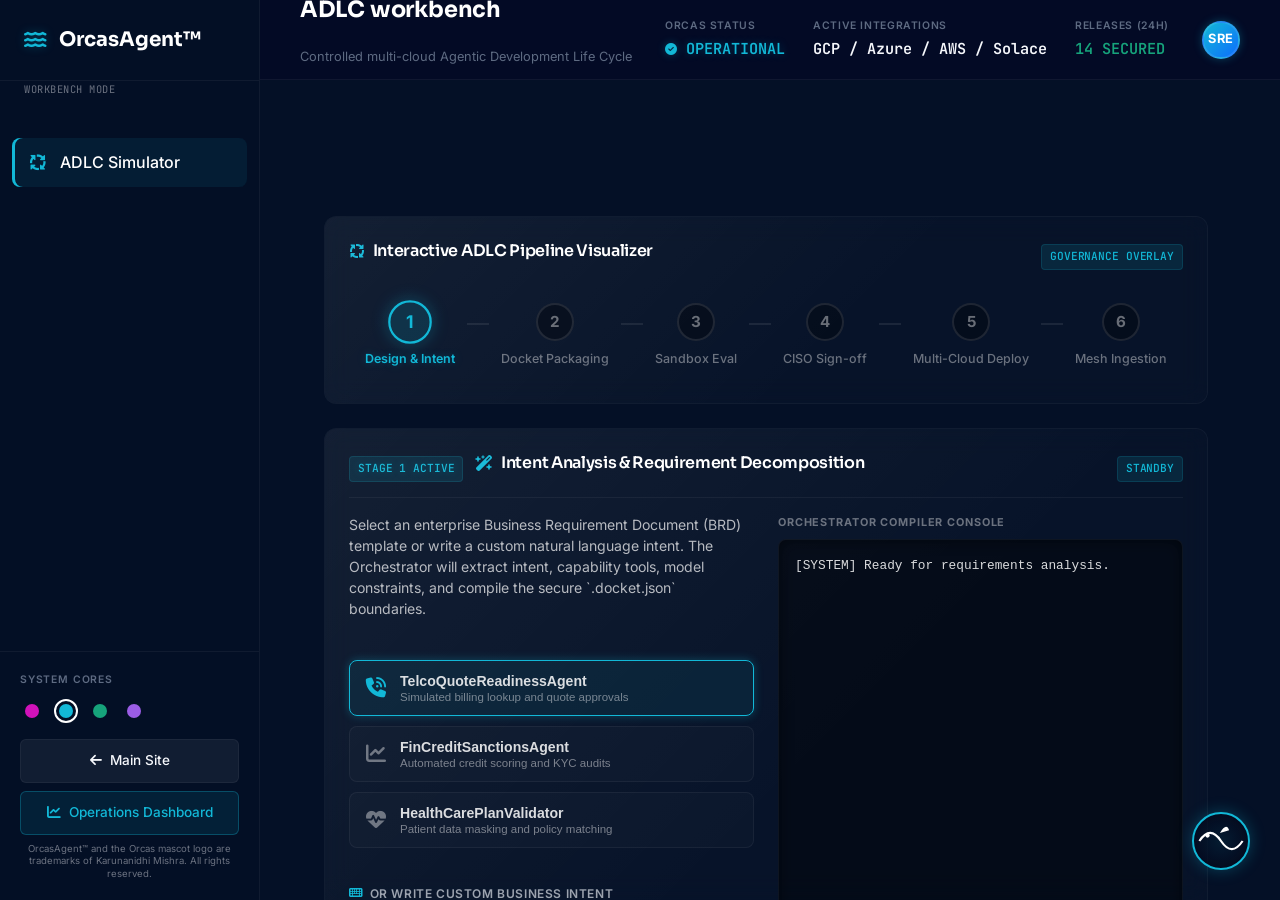
<file: adlc.html>
<!DOCTYPE html>
<html lang="en">
<head>
    <meta charset="UTF-8">
    <meta name="viewport" content="width=device-width, initial-scale=1.0">
    <title>OrcasAgent&trade; | ADLC Lifecycle Workbench</title>
    <meta name="description" content="ADLC Lifecycle Workbench governed by OrcasAgent&trade;">
    
    <script type="application/ld+json">
    {
      "@context": "https://schema.org",
      "@type": "Brand",
      "name": "OrcasAgent",
      "logo": "https://orcasagent.ai/logo/orcas-cute.svg",
      "slogan": "Governed enterprise agent operations from intent to outcome.",
      "brand": {
        "@type": "Brand",
        "name": "OrcasAgent"
      },
      "award": "Trademark claimed by Karunanidhi Mishra",
      "proprietaryName": "OrcasAgent",
      "owner": {
        "@type": "Person",
        "name": "Karunanidhi Mishra",
        "address": {
          "@type": "PostalAddress",
          "streetAddress": "1713 Pelha Dr",
          "addressLocality": "Aubrey",
          "addressRegion": "TX",
          "postalCode": "76227",
          "addressCountry": "US"
        }
      }
    }
    </script>
    <!-- Preconnect for Performance Optimization -->
    <link rel="preconnect" href="https://fonts.googleapis.com">
    <link rel="preconnect" href="https://fonts.gstatic.com" crossorigin>
    <link href="https://fonts.googleapis.com/css2?family=Inter:wght@300;400;500;600;700&family=JetBrains+Mono:wght@400;500;600&family=Sora:wght@400;500;600;700&display=swap" rel="stylesheet">
    
    <!-- Style Sheets -->
    <link rel="stylesheet" href="styles.css">
    <link rel="stylesheet" href="dashboard.css">
    
    <!-- FontAwesome Icons for Dashboard Navigation -->
    <link rel="stylesheet" href="https://cdnjs.cloudflare.com/ajax/libs/font-awesome/6.4.0/css/all.min.css">
</head>
<body class="dashboard-body theme-cyberpunk">
    
    <!-- Dashboard Layout Grid -->
    <div class="dashboard-layout">
        
        <!-- Sidebar overlay for mobile dismissal -->
        <div class="sidebar-overlay" id="sidebar-overlay"></div>
        
        <!-- Global Sidebar (Left) -->
        <nav class="dashboard-sidebar" id="dashboard-sidebar">
            <div class="sidebar-brand">
                <i class="fa-solid fa-water animate-pulse"></i>
                <span>OrcasAgent&trade;</span>
            </div>
            
            <div class="sidebar-context-label" style="padding: 0 1.5rem; font-size: 0.65rem; color: #6b7280; font-family: var(--font-mono); letter-spacing: 0.05em; margin-bottom: 1rem; text-transform: uppercase;">WORKBENCH MODE</div>

            <ul class="sidebar-nav">
                <li class="nav-item active" data-tab="adlc">
                    <i class="fa-solid fa-arrows-spin animate-spin-slow"></i>
                    <span>ADLC Simulator</span>
                </li>
            </ul>

            <div class="sidebar-footer">
                <div class="theme-selector-label">SYSTEM CORES</div>
                <div class="theme-selector">
                    <button class="theme-btn active" data-theme="theme-cyberpunk" title="Cyberpunk"><span style="background: #D112BA"></span></button>
                    <button class="theme-btn" data-theme="theme-azure" title="Azure"><span style="background: #12B8D7"></span></button>
                    <button class="theme-btn" data-theme="theme-emerald" title="Emerald"><span style="background: #16A37B"></span></button>
                    <button class="theme-btn" data-theme="theme-twilight" title="Twilight"><span style="background: #9B5DE5"></span></button>
                </div>
                <a href="index.html" class="btn-return" style="margin-bottom: 0.5rem;"><i class="fa-solid fa-arrow-left"></i> Main Site</a>
                <a href="dashboard.html" class="btn-return" style="margin-bottom: 0.5rem; background: rgba(18, 184, 215, 0.1); border-color: rgba(18, 184, 215, 0.3); color: var(--color-cyan-500) !important;"><i class="fa-solid fa-chart-line"></i> Operations Dashboard</a>
                <div style="font-size: 0.6rem; color: #6b7280; text-align: center; margin-top: 0.5rem; line-height: 1.3;">
                    OrcasAgent™ and the Orcas mascot logo are trademarks of Karunanidhi Mishra. All rights reserved.
                </div>
            </div>
        </nav>

        <!-- Main Content Area -->
        <main class="dashboard-main">
            
            <!-- Telemetry Header -->
            <header class="dashboard-header">
                <div class="header-left-group">
                    <!-- Hamburger toggle button for mobile/tablet drawer -->
                    <button class="sidebar-toggle" id="sidebar-toggle-btn" aria-label="Toggle Navigation Menu">
                        <i class="fa-solid fa-bars"></i>
                    </button>
                    
                    <div class="header-title">
                        <h1 id="active-tab-title">ADLC workbench</h1>
                        <p id="active-tab-desc">Controlled multi-cloud Agentic Development Life Cycle</p>
                    </div>
                </div>
                
                <div class="telemetry-ticker">
                    <div class="ticker-item">
                        <span class="ticker-label">ORCAS STATUS</span>
                        <span class="ticker-value text-glow-cyan" id="orcas-status-indicator"><i class="fa-solid fa-circle-check animate-pulse"></i> OPERATIONAL</span>
                    </div>
                    <div class="ticker-item hide-on-mobile">
                        <span class="ticker-label">ACTIVE INTEGRATIONS</span>
                        <span class="ticker-value">GCP / Azure / AWS / Solace</span>
                    </div>
                    <div class="ticker-item">
                        <span class="ticker-label">RELEASES (24H)</span>
                        <span class="ticker-value text-green" style="color: var(--color-green-500);">14 SECURED</span>
                    </div>
                </div>
                
                <div class="header-profile">
                    <div class="profile-avatar">SRE</div>
                </div>
            </header>

            <!-- Tab Contents Container -->
            <div class="dashboard-content-wrapper">
                
                <!-- Main Simulator Section -->
                <section id="tab-adlc" class="tab-pane active">
                    <div class="adlc-layout">
                        
                        <!-- Top: The Pipeline Progress Tracker -->
                        <div class="widget card-glass adlc-pipeline-widget" style="margin-bottom: 24px;">
                            <div class="widget-header">
                                <h3><i class="fa-solid fa-arrows-spin"></i> Interactive ADLC Pipeline Visualizer</h3>
                                <span class="badge">Governance overlay</span>
                            </div>
                            <div class="widget-body">
                                <div class="adlc-pipeline-visualizer">
                                    <div class="pipeline-step active" data-step="1">
                                        <div class="step-num-circle">1</div>
                                        <span class="step-title-text">Design & Intent</span>
                                    </div>
                                    <div class="pipeline-connector-line"></div>
                                    <div class="pipeline-step" data-step="2">
                                        <div class="step-num-circle">2</div>
                                        <span class="step-title-text">Docket Packaging</span>
                                    </div>
                                    <div class="pipeline-connector-line"></div>
                                    <div class="pipeline-step" data-step="3">
                                        <div class="step-num-circle">3</div>
                                        <span class="step-title-text">Sandbox Eval</span>
                                    </div>
                                    <div class="pipeline-connector-line"></div>
                                    <div class="pipeline-step" data-step="4">
                                        <div class="step-num-circle">4</div>
                                        <span class="step-title-text">CISO Sign-off</span>
                                    </div>
                                    <div class="pipeline-connector-line"></div>
                                    <div class="pipeline-step" data-step="5">
                                        <div class="step-num-circle">5</div>
                                        <span class="step-title-text">Multi-Cloud Deploy</span>
                                    </div>
                                    <div class="pipeline-connector-line"></div>
                                    <div class="pipeline-step" data-step="6">
                                        <div class="step-num-circle">6</div>
                                        <span class="step-title-text">Mesh Ingestion</span>
                                    </div>
                                </div>
                            </div>
                        </div>

                        <!-- Bottom: Interactive Panel Workspace -->
                        <div class="adlc-workspace-panel widget card-glass">
                            <div class="widget-header" style="border-bottom: 1px solid rgba(255,255,255,0.05); padding-bottom: 12px; margin-bottom: 16px;">
                                <div class="workspace-panel-title-group">
                                    <span class="badge text-glow-cyan" id="adlc-workspace-badge">STAGE 1 ACTIVE</span>
                                    <h3 id="adlc-workspace-title"><i class="fa-solid fa-wand-magic-sparkles"></i> Intent Analysis & Requirement Decomposition</h3>
                                </div>
                                <span class="badge" id="adlc-stage-status-indicator">STANDBY</span>
                            </div>
                            
                            <div class="widget-body adlc-workspace-content-body">
                                
                                <!-- Step 1 Panel -->
                                <div class="adlc-step-panel" id="adlc-panel-1">
                                    <div class="adlc-panel-grid">
                                        <div class="panel-left">
                                            <p class="panel-instructions">
                                                Select an enterprise Business Requirement Document (BRD) template or write a custom natural language intent. The Orchestrator will extract intent, capability tools, model constraints, and compile the secure `.docket.json` boundaries.
                                            </p>
                                            <div class="brd-template-selector">
                                                <button class="brd-btn active" data-brd="telco">
                                                    <i class="fa-solid fa-phone-volume"></i>
                                                    <div>
                                                        <span class="brd-name">TelcoQuoteReadinessAgent</span>
                                                        <span class="brd-desc">Simulated billing lookup and quote approvals</span>
                                                    </div>
                                                </button>
                                                <button class="brd-btn" data-brd="finance">
                                                    <i class="fa-solid fa-chart-line"></i>
                                                    <div>
                                                        <span class="brd-name">FinCreditSanctionsAgent</span>
                                                        <span class="brd-desc">Automated credit scoring and KYC audits</span>
                                                    </div>
                                                </button>
                                                <button class="brd-btn" data-brd="healthcare">
                                                    <i class="fa-solid fa-heart-pulse"></i>
                                                    <div>
                                                        <span class="brd-name">HealthCarePlanValidator</span>
                                                        <span class="brd-desc">Patient data masking and policy matching</span>
                                                    </div>
                                                </button>
                                            </div>
                                            
                                            <!-- Generative Intent Textarea -->
                                            <div class="custom-intent-container" style="margin-top: 1.25rem; margin-bottom: 1.25rem; display: flex; flex-direction: column; gap: 0.5rem;">
                                                <label style="font-family: var(--font-body); font-weight: 600; font-size: 0.75rem; color: #9ca3af; text-transform: uppercase; letter-spacing: 0.05em; display: flex; align-items: center; gap: 6px;">
                                                    <i class="fa-solid fa-keyboard" style="color: var(--color-cyan-500);"></i> Or Write Custom Business Intent
                                                </label>
                                                <textarea id="custom-intent-textarea" placeholder="e.g. Build an agent to parse MySQL database replication logs and dispatch Slack alerts on high sync lag..." style="width: 100%; min-height: 70px; padding: 0.6rem; border-radius: 6px; border: 1px solid rgba(255,255,255,0.1); font-family: var(--font-body); font-size: 0.85rem; background-color: rgba(0, 0, 0, 0.2); color: #fff; resize: none; transition: border-color var(--transition-fast); outline: none;" onfocus="this.style.borderColor='var(--color-cyan-500)'" onblur="this.style.borderColor='rgba(255,255,255,0.1)'"></textarea>
                                            </div>

                                            <button class="btn-primary adlc-action-btn" id="btn-adlc-analyze">
                                                <i class="fa-solid fa-gears animate-spin-slow"></i> Analyze Requirements
                                            </button>
                                        </div>
                                        <div class="panel-right">
                                            <span class="console-label">ORCHESTRATOR COMPILER CONSOLE</span>
                                            <div class="adlc-console" id="adlc-console-1">
                                                <span class="line text-muted">[SYSTEM] Ready for requirements analysis.</span>
                                            </div>
                                        </div>
                                    </div>
                                </div>

                                <!-- Step 2 Panel -->
                                <div class="adlc-step-panel hidden" id="adlc-panel-2">
                                    <div class="adlc-panel-grid">
                                        <div class="panel-left">
                                            <p class="panel-instructions">
                                                Inspect the generated declarative **`.docket.json`** manifest. This manifest defines strict runtime constraints, authorized LLMs, and least-privilege capability tools.
                                            </p>
                                            <div class="docket-structure-viewer">
                                                <div class="docket-field-item" title="Unique contract identifier">
                                                    <span class="f-key">"docket_id":</span>
                                                    <span class="f-val text-glow-cyan" id="docket-id-val">"DCK-TELCO-7105"</span>
                                                </div>
                                                <div class="docket-field-item" title="Assigned secure execution account">
                                                    <span class="f-key">"workload_identity":</span>
                                                    <span class="f-val" id="docket-sa-val">"sa-telco-readiness@nsam-prod.iam"</span>
                                                </div>
                                                <div class="docket-field-item" title="Immutable boundary definitions">
                                                    <span class="f-key">"least_privilege_tools":</span>
                                                    <span class="f-val" id="docket-tools-val">["sim_billing_lookup", "check_catalog_inventory"]</span>
                                                </div>
                                                <div class="docket-field-item" title="Model binding parameters">
                                                    <span class="f-key">"authorized_llm":</span>
                                                    <span class="f-val" id="docket-llm-val">"gemini-2.5-flash@enterprise"</span>
                                                </div>
                                                <div class="docket-field-item" title="Budget constraints">
                                                    <span class="f-key">"token_budget_limit":</span>
                                                    <span class="f-val">500000 / hour</span>
                                                </div>
                                            </div>
                                            <div class="docket-security-badge" style="margin-top: 16px;">
                                                <i class="fa-solid fa-lock text-glow-cyan"></i>
                                                <span>Boundary locked. Awaiting sandbox verification evidence.</span>
                                            </div>
                                            <button class="btn-primary adlc-action-btn" id="btn-adlc-goto-sandbox" style="margin-top: 16px;">
                                                <i class="fa-solid fa-arrow-right"></i> Proceed to Sandbox
                                            </button>
                                        </div>
                                        <div class="panel-right">
                                            <span class="console-label">RAW DOCKET PARSER</span>
                                            <div class="adlc-console code-syntax" id="adlc-docket-code-view">
                                                <!-- Hydrated dynamically -->
                                            </div>
                                        </div>
                                    </div>
                                </div>

                                <!-- Step 3 Panel -->
                                <div class="adlc-step-panel hidden" id="adlc-panel-3">
                                    <div class="adlc-panel-grid">
                                        <div class="panel-left">
                                            <p class="panel-instructions">
                                                Spin up the agent container inside a hermetically sealed, resource-bounded **Docker/gVisor sandbox**. Execute automated safety rubrics and regression smoke testing.
                                            </p>
                                            <div class="eval-metrics-group">
                                                <div class="eval-progress-bar-wrapper">
                                                    <span class="eval-progress-label">SAFETY & PROMPT INJECTION SHIELD</span>
                                                    <div class="eval-track"><div class="eval-fill" id="eval-fill-safety" style="width: 0%;"></div></div>
                                                </div>
                                                <div class="eval-progress-bar-wrapper">
                                                    <span class="eval-progress-label">FUNCTIONAL SMOKE LOOPS</span>
                                                    <div class="eval-track"><div class="eval-fill" id="eval-fill-smoke" style="width: 0%;"></div></div>
                                                </div>
                                                <div class="eval-progress-bar-wrapper">
                                                    <span class="eval-progress-label">LATENCY & PERFORMANCE COMPLIANCE</span>
                                                    <div class="eval-track"><div class="eval-fill" id="eval-fill-latency" style="width: 0%;"></div></div>
                                                </div>
                                            </div>
                                            
                                            <!-- Visual Container Simulator Widget -->
                                            <div class="visual-container-simulator" style="margin-top: 1.25rem; margin-bottom: 1.25rem; border: 1px solid rgba(255,255,255,0.08); border-radius: 8px; padding: 1rem; background: rgba(3, 14, 34, 0.4); display: flex; flex-direction: column; gap: 0.75rem;">
                                                <div style="display: flex; justify-content: space-between; align-items: center;">
                                                    <span class="mono" style="font-size: 0.72rem; color: var(--color-cyan-500); font-weight: bold; letter-spacing: 0.05em; display: flex; align-items: center; gap: 6px;">
                                                        <i class="fa-solid fa-cube animate-pulse"></i> gVisor Sandbox Container: <span id="sandbox-id-display">DCK-TELCO-7105</span>
                                                    </span>
                                                    <span class="badge" id="sandbox-status-indicator" style="font-size: 0.65rem; background: rgba(255,255,255,0.05);">IDLE</span>
                                                </div>
                                                
                                                <div class="sandbox-visual-grid" style="display: grid; grid-template-columns: 1fr 1fr; gap: 1.25rem; align-items: center;">
                                                    <!-- Left Column: Metrics -->
                                                    <div class="sandbox-stats-column" style="display: flex; flex-direction: column; gap: 0.4rem;">
                                                        <div class="stat-row" style="display: flex; justify-content: space-between; font-size: 0.75rem;">
                                                            <span class="text-muted">CPU load</span>
                                                            <span class="mono" id="sandbox-cpu-val" style="color: #6b7280;">0%</span>
                                                        </div>
                                                        <div class="stat-bar-track" style="height: 4px; background: rgba(255,255,255,0.05); border-radius: 2px; overflow: hidden;">
                                                            <div class="stat-bar-fill" id="sandbox-cpu-fill" style="width: 0%; height: 100%; background: var(--color-cyan-500); transition: width 0.3s ease;"></div>
                                                        </div>
                                                        
                                                        <div class="stat-row" style="display: flex; justify-content: space-between; font-size: 0.75rem;">
                                                            <span class="text-muted">Memory allocated</span>
                                                            <span class="mono" id="sandbox-mem-val" style="color: #6b7280;">0 MB</span>
                                                        </div>
                                                        <div class="stat-bar-track" style="height: 4px; background: rgba(255,255,255,0.05); border-radius: 2px; overflow: hidden;">
                                                            <div class="stat-bar-fill" id="sandbox-mem-fill" style="width: 0%; height: 100%; background: var(--color-cyan-500); transition: width 0.3s ease;"></div>
                                                        </div>
                                                        
                                                        <div class="stat-row" style="display: flex; justify-content: space-between; font-size: 0.75rem;">
                                                            <span class="text-muted">Network interface</span>
                                                            <span class="mono" id="sandbox-network-val" style="color: #6b7280; font-weight: bold;">STANDBY</span>
                                                        </div>
                                                    </div>
                                                    
                                                    <!-- Right Column: Visual Shield & Firewall -->
                                                    <div class="sandbox-animation-container" style="display: flex; flex-direction: column; justify-content: center; align-items: center; position: relative; height: 90px; border-left: 1px solid rgba(255,255,255,0.08); padding-left: 1rem;">
                                                        <div class="gvisor-shield-ring" id="gvisor-shield" style="width: 55px; height: 55px; border: 1.5px dashed rgba(255,255,255,0.15); border-radius: 50%; display: flex; justify-content: center; align-items: center; transition: all 0.5s ease;">
                                                            <i class="fa-solid fa-box" id="container-box-icon" style="font-size: 1.5rem; color: #4b5563; transition: all 0.5s ease;"></i>
                                                        </div>
                                                        <div id="sandbox-firewall-logs" class="mono" style="font-size: 0.55rem; color: #6b7280; margin-top: 6px; text-align: center; max-width: 100%; text-overflow: ellipsis; overflow: hidden; white-space: nowrap;">Awaiting container boot...</div>
                                                    </div>
                                                </div>
                                            </div>

                                            <button class="btn-primary adlc-action-btn" id="btn-adlc-eval">
                                                <i class="fa-solid fa-vial"></i> Launch Sandbox & Evals
                                            </button>
                                        </div>
                                        <div class="panel-right">
                                            <span class="console-label">SANDBOX EVALUATION TERMINAL LOGS</span>
                                            <div class="adlc-console" id="adlc-console-3">
                                                <span class="line text-muted">[SYSTEM] Sandbox idle. Awaiting test initiation.</span>
                                            </div>
                                        </div>
                                    </div>
                                </div>

                                <!-- Step 4 Panel -->
                                <div class="adlc-step-panel hidden" id="adlc-panel-4">
                                    <div class="adlc-panel-grid">
                                        <div class="panel-left">
                                            <p class="panel-instructions">
                                                Promote validated Sandbox Evidence to the **CISO Audit Desk**. Sign with your private key to cryptographically seal the `.docket.json` and generate the deployment wrapper.
                                            </p>
                                            <div class="signature-pad-container">
                                                <div class="sig-header-row">
                                                    <span>ECDSA SHA-256 SIGNATURE PAD</span>
                                                    <span class="badge text-glow-cyan">AUTHORIZED IDENTITY</span>
                                                </div>
                                                <input type="text" class="sig-input" id="adlc-signature-name" placeholder="Type name (e.g. Karunanidhi Mishra) to sign">
                                                <div class="sig-canvas-mock">
                                                    <div id="sig-wave-animation" class="wave-lines"></div>
                                                    <span class="sig-placeholder-text" id="sig-placeholder">Awaiting signature...</span>
                                                    <div class="sig-stamp hidden" id="sig-stamp-seal">
                                                        <i class="fa-solid fa-shield-check"></i> SEALS APPROVED
                                                    </div>
                                                </div>
                                            </div>
                                            
                                            <!-- ECDSA SECP256K1 Keypair display -->
                                            <div class="ecdsa-key-display" style="margin-top: 1rem; margin-bottom: 1rem; border: 1px solid rgba(255,255,255,0.08); border-radius: 6px; padding: 0.75rem; background: rgba(3, 14, 34, 0.4); display: flex; flex-direction: column; gap: 0.4rem; font-family: var(--font-mono); font-size: 0.7rem;">
                                                <div style="display: flex; justify-content: space-between; align-items: center; color: var(--color-cyan-500); font-weight: bold; font-size: 0.65rem; text-transform: uppercase; letter-spacing: 0.05em;">
                                                    <span><i class="fa-solid fa-key"></i> SECP256K1 Keypair Desk</span>
                                                    <span id="keypair-status" style="color: #6b7280;">UNGENERATED</span>
                                                </div>
                                                <div style="display: flex; flex-direction: column; gap: 0.25rem; color: rgba(255,255,255,0.7); line-height: 1.4;">
                                                    <div><span style="color: #6b7280;">[PUB_KEY]</span> <span id="pub-key-hash" style="word-break: break-all; color: var(--color-cyan-500);">0x0000000000000000000000000000000000000000000000000000000000000000...</span></div>
                                                    <div><span style="color: #6b7280;">[PRIV_KEY]</span> <span id="priv-key-hash" style="color: rgba(255,255,255,0.25); filter: blur(3px); transition: filter 0.3s; word-break: break-all;" onmouseenter="this.style.filter='none'" onmouseleave="this.style.filter='blur(3px)'">0x0000000000000000000000000000000000000000000000000000000000000000</span></div>
                                                </div>
                                            </div>

                                            <button class="btn-primary adlc-action-btn" id="btn-adlc-sign" disabled>
                                                <i class="fa-solid fa-signature"></i> CISO Authorize & Seal
                                            </button>
                                        </div>
                                        <div class="panel-right">
                                            <span class="console-label">LEDGER AUDIT LOGS</span>
                                            <div class="adlc-console" id="adlc-console-4">
                                                <span class="line text-muted">[SYSTEM] Awaiting signature. Audit trail initialized.</span>
                                            </div>
                                        </div>
                                    </div>
                                </div>

                                <!-- Step 5 Panel -->
                                <div class="adlc-step-panel hidden" id="adlc-panel-5">
                                    <div class="adlc-panel-grid">
                                        <div class="panel-left">
                                            <p class="panel-instructions">
                                                Consume your existing enterprise Infrastructure-as-Code (IaC) and cloud setups. Select your target cloud provider to compile pre-approved Terraform variables or Helm value charts.
                                            </p>
                                            <div class="cloud-provider-grid">
                                                <button class="cloud-btn active" data-cloud="gcp">
                                                    <i class="fa-brands fa-google"></i>
                                                    <span>Google Cloud (GKE)</span>
                                                </button>
                                                <button class="cloud-btn" data-cloud="azure">
                                                    <i class="fa-brands fa-microsoft" style="color: #00A4EF"></i>
                                                    <span>Azure (AKS)</span>
                                                </button>
                                                <button class="cloud-btn" data-cloud="aws">
                                                    <i class="fa-brands fa-aws" style="color: #FF9900"></i>
                                                    <span>AWS (EKS Fargate)</span>
                                                </button>
                                                <button class="cloud-btn" data-cloud="hybrid">
                                                    <i class="fa-solid fa-network-wired"></i>
                                                    <span>Hybrid (Rancher)</span>
                                                </button>
                                            </div>
                                            <div class="cloud-integration-notes" id="cloud-integration-summary">
                                                <!-- Populated dynamically -->
                                            </div>

                                            <!-- SVG Cloud Topology Blueprint -->
                                            <div class="cloud-topology-blueprint" style="margin-top: 1rem; margin-bottom: 1rem; border: 1px solid rgba(255,255,255,0.08); border-radius: 8px; padding: 1rem; background: rgba(3, 14, 34, 0.4); display: flex; flex-direction: column; gap: 0.5rem;">
                                                <div style="font-family: var(--font-body); font-weight: bold; font-size: 0.75rem; color: #9ca3af; text-transform: uppercase; letter-spacing: 0.05em; display: flex; align-items: center; gap: 6px;">
                                                    <i class="fa-solid fa-network-wired" style="color: var(--color-cyan-500);"></i> Live Topology Blueprint Mapper
                                                </div>
                                                <div style="width: 100%; height: 95px; position: relative;">
                                                    <svg id="topology-svg" width="100%" height="100%" viewBox="0 0 400 100" style="overflow: visible;">
                                                        <!-- Paths with dash arrays for glowing traversal -->
                                                        <path id="svg-flow-path" d="M 40 50 L 150 50 L 260 50 L 360 50" fill="none" stroke="rgba(255, 255, 255, 0.08)" stroke-width="3" />
                                                        <path id="svg-flow-path-glowing" d="M 40 50 L 150 50 L 260 50 L 360 50" fill="none" stroke="var(--color-primary)" stroke-width="3" stroke-dasharray="15, 120" stroke-dashoffset="0" style="display: none;" />
                                                        
                                                        <!-- Node 1: Compiler -->
                                                        <g transform="translate(40, 50)">
                                                            <circle cx="0" cy="0" r="18" fill="#0d1527" stroke="rgba(255,255,255,0.15)" stroke-width="2" id="node-compiler" />
                                                            <foreignObject x="-8" y="-8" width="16" height="16">
                                                                <div style="display: flex; justify-content: center; align-items: center; width: 100%; height: 100%; color: #9ca3af;">
                                                                    <i class="fa-solid fa-gears" style="font-size: 10px;"></i>
                                                                </div>
                                                            </foreignObject>
                                                            <text x="0" y="32" text-anchor="middle" fill="#9ca3af" font-size="8" font-family="var(--font-body)">COMPILER</text>
                                                        </g>
                                                        
                                                        <!-- Node 2: Registry -->
                                                        <g transform="translate(150, 50)">
                                                            <circle cx="0" cy="0" r="18" fill="#0d1527" stroke="rgba(255,255,255,0.15)" stroke-width="2" id="node-registry" />
                                                            <foreignObject x="-8" y="-8" width="16" height="16">
                                                                <div style="display: flex; justify-content: center; align-items: center; width: 100%; height: 100%; color: #9ca3af;">
                                                                    <i class="fa-solid fa-database" style="font-size: 10px;"></i>
                                                                </div>
                                                            </foreignObject>
                                                            <text x="0" y="32" text-anchor="middle" fill="#9ca3af" font-size="8" font-family="var(--font-body)">REGISTRY</text>
                                                        </g>
                                                        
                                                        <!-- Node 3: Target Cloud -->
                                                        <g transform="translate(260, 50)">
                                                            <circle cx="0" cy="0" r="18" fill="#0d1527" stroke="rgba(255,255,255,0.15)" stroke-width="2" id="node-target-cloud" />
                                                            <foreignObject x="-8" y="-8" width="16" height="16">
                                                                <div id="target-cloud-icon-div" style="display: flex; justify-content: center; align-items: center; width: 100%; height: 100%; color: #9ca3af;">
                                                                    <i id="target-cloud-icon" class="fa-brands fa-google" style="font-size: 11px;"></i>
                                                                </div>
                                                            </foreignObject>
                                                            <text x="0" y="32" text-anchor="middle" id="target-cloud-label" fill="#9ca3af" font-size="8" font-family="var(--font-body)">GCP GKE</text>
                                                        </g>

                                                        <!-- Node 4: Solace Broker -->
                                                        <g transform="translate(360, 50)">
                                                            <circle cx="0" cy="0" r="14" fill="#0d1527" stroke="rgba(255,255,255,0.15)" stroke-width="1.5" id="node-solace" />
                                                            <foreignObject x="-7" y="-7" width="14" height="14">
                                                                <div style="display: flex; justify-content: center; align-items: center; width: 100%; height: 100%; color: #9ca3af;">
                                                                    <i class="fa-solid fa-circle-nodes" style="font-size: 8px;"></i>
                                                                </div>
                                                            </foreignObject>
                                                            <text x="0" y="28" text-anchor="middle" fill="#9ca3af" font-size="8" font-family="var(--font-body)">SOLACE</text>
                                                        </g>
                                                    </svg>
                                                </div>
                                            </div>

                                            <button class="btn-primary adlc-action-btn" id="btn-adlc-deploy">
                                                <i class="fa-solid fa-cloud-arrow-up"></i> Generate IaC & Promote
                                            </button>
                                        </div>
                                        <div class="panel-right">
                                            <span class="console-label" id="iac-viewer-label">GENERATED IaC METADATA (agent.tfvars.json)</span>
                                            <div class="adlc-console code-syntax" id="adlc-iac-code-view">
                                                <!-- Hydrated dynamically -->
                                            </div>
                                        </div>
                                    </div>
                                </div>

                                <!-- Step 6 Panel -->
                                <div class="adlc-step-panel hidden" id="adlc-panel-6">
                                    <div class="adlc-panel-grid" style="grid-template-columns: 1fr;">
                                        <div class="mesh-sync-wrapper">
                                            <div class="mesh-sync-radar">
                                                <div class="radar-ping"></div>
                                                <div class="radar-ring"></div>
                                                <div class="radar-ring delay-1"></div>
                                                <div class="radar-ring delay-2"></div>
                                                <i class="fa-solid fa-arrows-spin radar-icon animate-spin-slow"></i>
                                            </div>
                                            <h4 class="mesh-sync-title">Attestation & Mesh Synchronization Active</h4>
                                            <p class="panel-instructions" style="text-align: center; max-width: 450px; margin: 12px auto 0;">
                                                Your agent is emitting active cryptographic heartbeats. The NSAM Event Broker (Solace) has validated the signature, registered the capability cards in `webui_gateway.db`, and synchronized the live Mesh Window Topology!
                                            </p>
                                        </div>

                                        <!-- Live Solace Mesh Event Ticker -->
                                        <div class="live-mesh-event-ticker" style="margin-top: 1.5rem; margin-bottom: 1rem; border: 1px solid rgba(255,255,255,0.08); border-radius: 8px; padding: 1rem; background: rgba(3, 14, 34, 0.4); display: flex; flex-direction: column; gap: 0.5rem; font-family: var(--font-mono); font-size: 0.72rem;">
                                            <div style="display: flex; justify-content: space-between; align-items: center; color: var(--color-cyan-500); font-weight: bold; font-size: 0.7rem; text-transform: uppercase; letter-spacing: 0.05em; border-bottom: 1px solid rgba(255,255,255,0.05); padding-bottom: 6px; margin-bottom: 4px;">
                                                <span><i class="fa-solid fa-signal animate-pulse" style="color: var(--color-primary);"></i> Live Solace Mesh Event Stream</span>
                                                <span id="mesh-broker-rate" style="color: #6b7280; font-size: 0.65rem;">Topic: nsam/deployment/telemetry</span>
                                            </div>
                                            <div id="mesh-event-ticker-stream" style="display: flex; flex-direction: column; gap: 0.35rem; max-height: 110px; overflow-y: auto; padding-right: 4px; line-height: 1.3;">
                                                <span class="line text-muted" style="color: #6b7280; font-style: italic;">Awaiting mesh handshake attestation...</span>
                                            </div>
                                        </div>

                                        <div class="widget-body" style="padding: 0; margin-top: 1rem;">
                                            <span class="console-label">SOLACE EVENT BROKER REGISTRY LOGS</span>
                                            <div class="adlc-console" id="adlc-console-6" style="max-height: 140px;">
                                                <span class="line text-muted">[SYSTEM] Listening on topic: "nsam/deployment/registry"</span>
                                            </div>
                                        </div>
                                        <button class="btn-primary adlc-action-btn" id="btn-adlc-complete" style="margin: 24px auto 0; max-width: 250px;">
                                            <i class="fa-solid fa-circle-check"></i> Complete ADLC Release
                                        </button>
                                    </div>
                                </div>

                            </div>
                        </div>

                    </div>
                </section>

            </div>
        </main>
        
        <!-- SRE Orca Guidance Companion -->
        <div id="orca-companion" class="sre-companion">
            <div class="companion-bubble hidden" id="companion-bubble">
                <div class="bubble-header">
                    <span class="bubble-title"><i class="fa-solid fa-robot"></i> OrcasAgent&trade; SRE Insight</span>
                    <button class="bubble-close" id="btn-companion-close"><i class="fa-solid fa-xmark"></i></button>
                </div>
                <div class="bubble-content" id="companion-text">
                    Monitoring system telemetry. All core sqlite databases mapped. Click me to cycle through AI-intrinsic insights.
                </div>
            </div>
            <div class="companion-avatar" id="companion-avatar" title="OrcasAgent™ SRE Companion">
                <!-- Inline SVG Orca -->
                <svg viewBox="0 0 100 100" class="orca-svg" width="60" height="60">
                    <path d="M10,50 Q30,20 50,50 T90,50" fill="none" stroke="currentColor" stroke-width="4" />
                    <circle cx="25" cy="40" r="4" fill="currentColor" />
                    <!-- Orcas Fin details -->
                    <path d="M48,35 Q60,15 65,30 Z" fill="currentColor" />
                    <!-- Water Blowhole spray -->
                    <path d="M25,30 Q25,10 20,8 M25,30 Q28,10 32,12" fill="none" stroke="var(--glow-cyan, #12B8D7)" stroke-width="2" class="spray-path" />
                </svg>
            </div>
        </div>

    </div>

    <!-- Standalone ADLC Scripts -->
    <script src="adlc.js"></script>
</body>
</html>
</file>
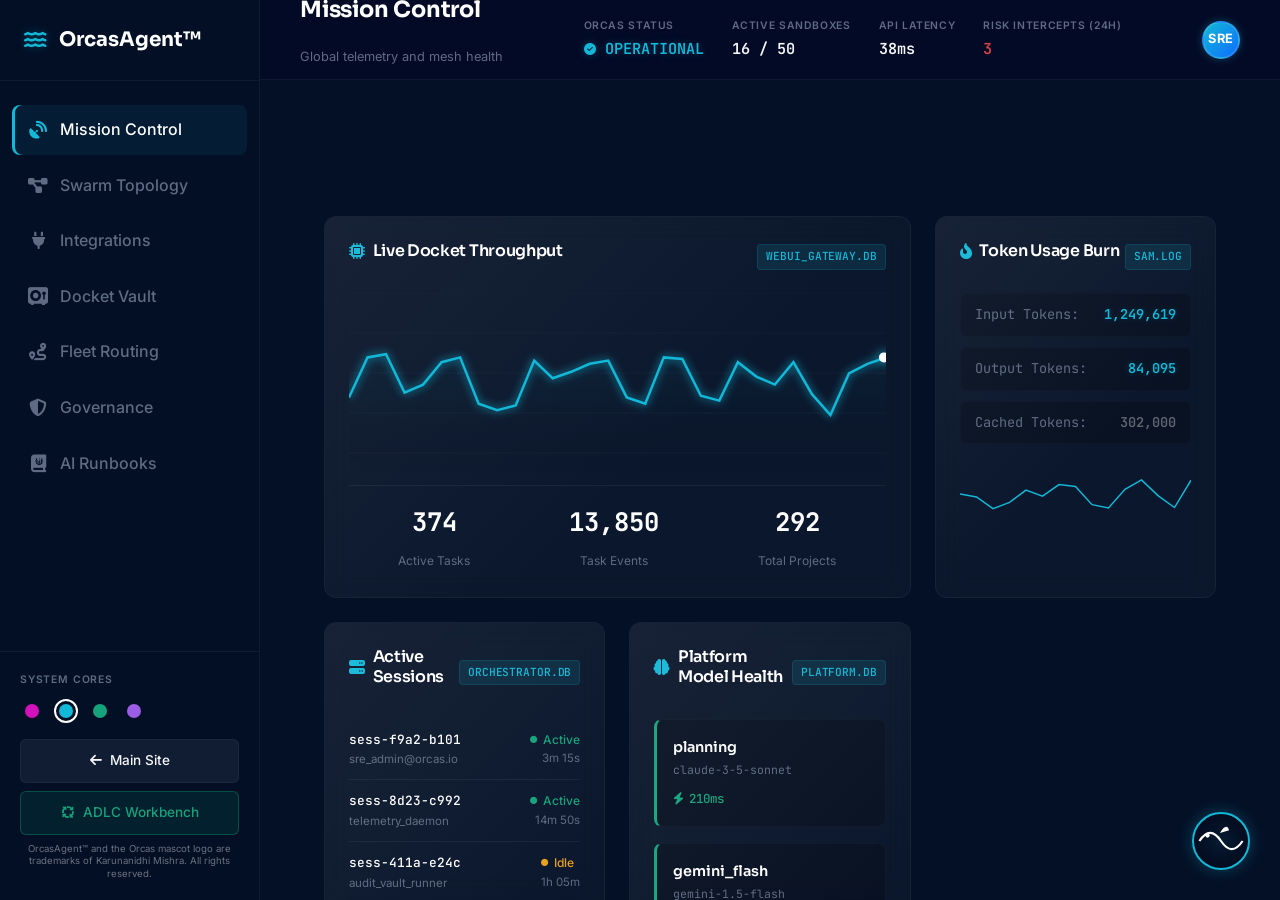
<file: dashboard.html>
<!DOCTYPE html>
<html lang="en">
<head>
    <meta charset="UTF-8">
    <meta name="viewport" content="width=device-width, initial-scale=1.0">
    <title>OrcasAgent&trade; | NSAM Operational Dashboard</title>
    <meta name="description" content="NSAM Operational Dashboard governed by OrcasAgent&trade;">
    
    <script type="application/ld+json">
    {
      "@context": "https://schema.org",
      "@type": "Brand",
      "name": "OrcasAgent",
      "logo": "https://orcasagent.ai/logo/orcas-cute.svg",
      "slogan": "Governed enterprise agent operations from intent to outcome.",
      "brand": {
        "@type": "Brand",
        "name": "OrcasAgent"
      },
      "award": "Trademark claimed by Karunanidhi Mishra",
      "proprietaryName": "OrcasAgent",
      "owner": {
        "@type": "Person",
        "name": "Karunanidhi Mishra",
        "address": {
          "@type": "PostalAddress",
          "streetAddress": "1713 Pelha Dr",
          "addressLocality": "Aubrey",
          "addressRegion": "TX",
          "postalCode": "76227",
          "addressCountry": "US"
        }
      }
    }
    </script>
    <!-- Preconnect for Performance Optimization -->
    <link rel="preconnect" href="https://fonts.googleapis.com">
    <link rel="preconnect" href="https://fonts.gstatic.com" crossorigin>
    <link href="https://fonts.googleapis.com/css2?family=Inter:wght@300;400;500;600;700&family=JetBrains+Mono:wght@400;500;600&family=Sora:wght@400;500;600;700&display=swap" rel="stylesheet">
    
    <!-- Style Sheets -->
    <link rel="stylesheet" href="styles.css">
    <link rel="stylesheet" href="dashboard.css">
    
    <!-- FontAwesome Icons for Dashboard Navigation -->
    <link rel="stylesheet" href="https://cdnjs.cloudflare.com/ajax/libs/font-awesome/6.4.0/css/all.min.css">
</head>
<body class="dashboard-body theme-cyberpunk">
    
    <!-- Dashboard Layout Grid -->
    <div class="dashboard-layout">
        
        <!-- Sidebar overlay for mobile dismissal -->
        <div class="sidebar-overlay" id="sidebar-overlay"></div>
        
        <!-- Global Sidebar (Left) -->
        <nav class="dashboard-sidebar" id="dashboard-sidebar">
            <div class="sidebar-brand">
                <i class="fa-solid fa-water animate-pulse"></i>
                <span>OrcasAgent&trade;</span>
            </div>
            
            <ul class="sidebar-nav">
                <li class="nav-item active" data-tab="mission-control">
                    <i class="fa-solid fa-satellite-dish"></i>
                    <span>Mission Control</span>
                </li>
                <li class="nav-item" data-tab="swarm-topology">
                    <i class="fa-solid fa-project-diagram"></i>
                    <span>Swarm Topology</span>
                </li>
                <li class="nav-item" data-tab="integrations">
                    <i class="fa-solid fa-plug"></i>
                    <span>Integrations</span>
                </li>
                <li class="nav-item" data-tab="docket-vault">
                    <i class="fa-solid fa-vault"></i>
                    <span>Docket Vault</span>
                </li>
                <li class="nav-item" data-tab="fleet-routing">
                    <i class="fa-solid fa-route"></i>
                    <span>Fleet Routing</span>
                </li>
                <li class="nav-item" data-tab="governance">
                    <i class="fa-solid fa-shield-halved"></i>
                    <span>Governance</span>
                </li>
                <li class="nav-item" data-tab="runbooks">
                    <i class="fa-solid fa-book-journal-whills"></i>
                    <span>AI Runbooks</span>
                </li>
                
            </ul>

            <div class="sidebar-footer">
                <div class="theme-selector-label">SYSTEM CORES</div>
                <div class="theme-selector">
                    <button class="theme-btn active" data-theme="theme-cyberpunk" title="Cyberpunk"><span style="background: #D112BA"></span></button>
                    <button class="theme-btn" data-theme="theme-azure" title="Azure"><span style="background: #12B8D7"></span></button>
                    <button class="theme-btn" data-theme="theme-emerald" title="Emerald"><span style="background: #16A37B"></span></button>
                    <button class="theme-btn" data-theme="theme-twilight" title="Twilight"><span style="background: #9B5DE5"></span></button>
                </div>
                <a href="index.html" class="btn-return" style="margin-bottom: 0.5rem;"><i class="fa-solid fa-arrow-left"></i> Main Site</a>
                <a href="adlc.html" class="btn-return" style="margin-bottom: 0.5rem; background: rgba(16, 185, 129, 0.1); border-color: rgba(16, 185, 129, 0.3); color: var(--color-green-500) !important;"><i class="fa-solid fa-arrows-spin animate-spin-slow"></i> ADLC Workbench</a>
                <div style="font-size: 0.6rem; color: #6b7280; text-align: center; margin-top: 0.5rem; line-height: 1.3;">
                    OrcasAgent™ and the Orcas mascot logo are trademarks of Karunanidhi Mishra. All rights reserved.
                </div>
            </div>
        </nav>

        <!-- Main Content Area -->
        <main class="dashboard-main">
            
            <!-- Telemetry Header -->
            <header class="dashboard-header">
                <div class="header-left-group">
                    <!-- Hamburger toggle button for mobile/tablet drawer -->
                    <button class="sidebar-toggle" id="sidebar-toggle-btn" aria-label="Toggle Navigation Menu">
                        <i class="fa-solid fa-bars"></i>
                    </button>
                    
                    <div class="header-title">
                        <h1 id="active-tab-title">Mission Control</h1>
                        <p id="active-tab-desc">Global telemetry and mesh health</p>
                    </div>
                </div>
                
                <div class="telemetry-ticker">
                    <div class="ticker-item">
                        <span class="ticker-label">ORCAS STATUS</span>
                        <span class="ticker-value text-glow-cyan" id="orcas-status-indicator"><i class="fa-solid fa-circle-check animate-pulse"></i> OPERATIONAL</span>
                    </div>
                    <div class="ticker-item hide-on-mobile">
                        <span class="ticker-label">ACTIVE SANDBOXES</span>
                        <span class="ticker-value" id="active-sandboxes-val">12 / 50</span>
                    </div>
                    <div class="ticker-item hide-on-tablet">
                        <span class="ticker-label">API LATENCY</span>
                        <span class="ticker-value" id="api-latency-val">42ms</span>
                    </div>
                    <div class="ticker-item">
                        <span class="ticker-label">RISK INTERCEPTS (24H)</span>
                        <span class="ticker-value text-red" id="risk-intercepts-val">3</span>
                    </div>
                </div>
                
                <div class="header-profile">
                    <div class="profile-avatar">SRE</div>
                </div>
            </header>

            <!-- Tab Contents Container -->
            <div class="dashboard-content-wrapper">
                
                <!-- Tab 1: Mission Control -->
                <section id="tab-mission-control" class="tab-pane active">
                    <div class="dashboard-grid mission-control-grid">
                        
                        <div class="widget card-glass span-2">
                            <div class="widget-header">
                                <h3><i class="fa-solid fa-microchip"></i> Live Docket Throughput</h3>
                                <span class="badge">webui_gateway.db</span>
                            </div>
                            <div class="widget-body">
                                <div class="chart-container" id="docket-throughput-chart-wrapper">
                                    <canvas id="throughput-line-chart"></canvas>
                                </div>
                                <div class="widget-stats">
                                    <div class="stat-block">
                                        <span class="stat-num" id="stat-active-tasks">105</span>
                                        <span class="stat-label">Active Tasks</span>
                                    </div>
                                    <div class="stat-block">
                                        <span class="stat-num" id="stat-task-events">4,262</span>
                                        <span class="stat-label">Task Events</span>
                                    </div>
                                    <div class="stat-block">
                                        <span class="stat-num" id="stat-projects">61</span>
                                        <span class="stat-label">Total Projects</span>
                                    </div>
                                </div>
                            </div>
                        </div>

                        <div class="widget card-glass">
                            <div class="widget-header">
                                <h3><i class="fa-solid fa-fire-flame-curved"></i> Token Usage Burn</h3>
                                <span class="badge">sam.log</span>
                            </div>
                            <div class="widget-body">
                                <div class="token-odometer">
                                    <div class="odometer-row">
                                        <span class="o-label">Input Tokens:</span>
                                        <span class="o-val text-primary" id="tk-in">1,249,619</span>
                                    </div>
                                    <div class="odometer-row">
                                        <span class="o-label">Output Tokens:</span>
                                        <span class="o-val text-primary" id="tk-out">84,095</span>
                                    </div>
                                    <div class="odometer-row">
                                        <span class="o-label">Cached Tokens:</span>
                                        <span class="o-val text-muted" id="tk-cache">302,000</span>
                                    </div>
                                </div>
                                <div class="mini-chart-container" id="sparkline-tokens-wrapper">
                                    <canvas id="tokens-sparkline-canvas"></canvas>
                                </div>
                            </div>
                        </div>
                        
                        <div class="widget card-glass">
                            <div class="widget-header">
                                <h3><i class="fa-solid fa-server"></i> Active Sessions</h3>
                                <span class="badge">orchestrator.db</span>
                            </div>
                            <div class="widget-body session-list" id="active-sessions-list">
                                <!-- Populated dynamically by JS -->
                            </div>
                        </div>

                        <div class="widget card-glass span-2-tablet span-3-desktop">
                            <div class="widget-header">
                                <h3><i class="fa-solid fa-brain"></i> Platform Model Health</h3>
                                <span class="badge">platform.db</span>
                            </div>
                            <div class="widget-body model-health-grid" id="model-health-grid">
                                <!-- Populated dynamically by JS -->
                            </div>
                        </div>

                    </div>
                </section>

                <!-- Tab 2: Swarm Topology -->
                <section id="tab-swarm-topology" class="tab-pane">
                    <div class="topology-container card-glass">
                        <div class="topology-header">
                            <h2>NSAM Native Agent Mesh</h2>
                            <div class="topology-controls">
                                <button class="btn-sm" id="btn-zoom-in" title="Zoom In"><i class="fa-solid fa-magnifying-glass-plus"></i></button>
                                <button class="btn-sm" id="btn-zoom-out" title="Zoom Out"><i class="fa-solid fa-magnifying-glass-minus"></i></button>
                                <button class="btn-sm" id="btn-zoom-reset" title="Reset View"><i class="fa-solid fa-compress"></i></button>
                            </div>
                        </div>
                        <div class="topology-canvas-wrapper" id="topology-canvas-container">
                            <canvas id="swarm-canvas"></canvas>
                        </div>
                        <div class="topology-sidebar" id="node-inspector">
                            <div class="inspector-header">
                                <h3><i class="fa-solid fa-robot"></i> Agent Inspector</h3>
                                <button class="inspector-close" id="btn-inspector-close"><i class="fa-solid fa-xmark"></i></button>
                            </div>
                            <div class="inspector-body" id="inspector-content">
                                <div class="inspector-empty">Select an active agent node to inspect its execution state, memory payload, and sandbox logs.</div>
                            </div>
                        </div>
                    </div>
                </section>

                <!-- Tab 3: Integrations & Data Mesh -->
                <section id="tab-integrations" class="tab-pane">
                    <div class="integrations-container">
                        
                        <div class="integration-category">
                            <h3 class="category-title"><i class="fa-solid fa-database"></i> Memory & Data Mesh</h3>
                            <div class="integrations-grid" id="data-mesh-grid">
                                <!-- Populated dynamically by JS -->
                            </div>
                        </div>

                        <div class="integration-category">
                            <h3 class="category-title"><i class="fa-solid fa-bolt"></i> Compute & Execution Sandboxes</h3>
                            <div class="integrations-grid" id="compute-sandbox-grid">
                                <!-- Populated dynamically by JS -->
                            </div>
                        </div>

                        <div class="integration-category">
                            <h3 class="category-title"><i class="fa-solid fa-square-poll-horizontal"></i> Workflow & External Handshakes</h3>
                            <div class="integrations-grid" id="workflow-mesh-grid">
                                <!-- Populated dynamically by JS -->
                            </div>
                        </div>

                    </div>
                </section>

                <!-- Tab 4: Docket Vault & Evidence -->
                <section id="tab-docket-vault" class="tab-pane">
                    <div class="vault-container">
                        
                        <div class="vault-header card-glass">
                            <div class="search-input-wrapper">
                                <i class="fa-solid fa-magnifying-glass"></i>
                                <input type="text" id="vault-search-input" placeholder="Search dockets by Intent, Task ID, or SHA-256 seal...">
                            </div>
                            <div class="filter-dropdown-wrapper">
                                <select id="vault-status-filter" class="filter-select">
                                    <option value="all">All Audit Statuses</option>
                                    <option value="sealed">Sealed (Verified)</option>
                                    <option value="failed">Failed Verification</option>
                                </select>
                            </div>
                        </div>

                        <div class="vault-content-split">
                            <!-- Left: Docket Grid List -->
                            <div class="vault-records-list-wrapper">
                                <div class="vault-records-list" id="vault-records-container">
                                    <!-- Populated dynamically by JS -->
                                </div>
                            </div>

                            <!-- Right: Splitted Evidence Inspector -->
                            <div class="vault-evidence-inspector card-glass" id="vault-evidence-panel">
                                <div class="inspector-unselected" id="evidence-unselected-msg">
                                    <i class="fa-solid fa-file-signature"></i>
                                    <h4>No Docket Selected</h4>
                                    <p>Select a cryptographic record from the audit trail to inspect its evidence chain and ledger payload.</p>
                                </div>
                                <div class="inspector-selected hidden" id="evidence-selected-content">
                                    <!-- Populated dynamically by JS on selection -->
                                </div>
                            </div>
                        </div>

                    </div>
                </section>

                <!-- Tab 5: Fleet & Model Routing -->
                <section id="tab-fleet-routing" class="tab-pane">
                    <div class="fleet-layout">
                        
                        <div class="fleet-control-cards">
                            <!-- Model Registry Toggles -->
                            <div class="widget card-glass">
                                <div class="widget-header">
                                    <h3><i class="fa-solid fa-cubes-stacked"></i> Model Registry Configuration</h3>
                                    <span class="badge">active alias map</span>
                                </div>
                                <div class="widget-body">
                                    <table class="model-registry-table">
                                        <thead>
                                            <tr>
                                                <th>Alias</th>
                                                <th>Target Model</th>
                                                <th>Cost/1K</th>
                                                <th>Routing Status</th>
                                            </tr>
                                        </thead>
                                        <tbody id="model-registry-tbody">
                                            <!-- Hydrated dynamically by JS -->
                                        </tbody>
                                    </table>
                                </div>
                            </div>

                            <!-- Workload Allocators -->
                            <div class="widget card-glass">
                                <div class="widget-header">
                                    <h3><i class="fa-solid fa-sliders"></i> Smart Routing Balance</h3>
                                    <span class="badge">dynamic optimization</span>
                                </div>
                                <div class="widget-body">
                                    <div class="routing-slider-group">
                                        <div class="slider-label-row">
                                            <span class="slider-label">General Assistant Tasks</span>
                                            <span class="slider-val" id="slide-val-general">40%</span>
                                        </div>
                                        <input type="range" class="routing-slider" id="slider-general" min="0" max="100" value="40">
                                    </div>
                                    <div class="routing-slider-group">
                                        <div class="slider-label-row">
                                            <span class="slider-label">Analytical / Planning Tasks</span>
                                            <span class="slider-val" id="slide-val-planning">35%</span>
                                        </div>
                                        <input type="range" class="routing-slider" id="slider-planning" min="0" max="100" value="35">
                                    </div>
                                    <div class="routing-slider-group">
                                        <div class="slider-label-row">
                                            <span class="slider-label">Bulk Summarization Tasks</span>
                                            <span class="slider-val" id="slide-val-flash">25%</span>
                                        </div>
                                        <input type="range" class="routing-slider" id="slider-flash" min="0" max="100" value="25">
                                    </div>
                                    <div class="routing-summary-banner" id="slider-alloc-banner">
                                        <i class="fa-solid fa-circle-info"></i> Allocations sum up to 100% (Balanced Mode).
                                    </div>
                                </div>
                            </div>
                        </div>

                        <!-- Routing Metrics Visualizer -->
                        <div class="widget card-glass fleet-metrics-panel">
                            <div class="widget-header">
                                <h3><i class="fa-solid fa-chart-bar"></i> Live Routing Metrics</h3>
                                <span class="badge">latency vs cost</span>
                            </div>
                            <div class="widget-body fleet-chart-container">
                                <div class="metrics-visuals">
                                    <div class="metrics-column">
                                        <span class="metric-visual-label">Avg Query Cost</span>
                                        <div class="metric-gauge-wrapper">
                                            <svg class="gauge-svg" viewBox="0 0 100 50">
                                                <path d="M 10 50 A 40 40 0 0 1 90 50" fill="none" stroke="rgba(255,255,255,0.05)" stroke-width="8"></path>
                                                <path id="gauge-cost-fill" d="M 10 50 A 40 40 0 0 1 90 50" fill="none" stroke="var(--color-primary)" stroke-width="8" stroke-dasharray="125" stroke-dashoffset="45"></path>
                                            </svg>
                                            <span class="gauge-center-text" id="gauge-cost-text">$0.012</span>
                                        </div>
                                    </div>
                                    <div class="metrics-column">
                                        <span class="metric-visual-label">Global Latency</span>
                                        <div class="metric-gauge-wrapper">
                                            <svg class="gauge-svg" viewBox="0 0 100 50">
                                                <path d="M 10 50 A 40 40 0 0 1 90 50" fill="none" stroke="rgba(255,255,255,0.05)" stroke-width="8"></path>
                                                <path id="gauge-latency-fill" d="M 10 50 A 40 40 0 0 1 90 50" fill="none" stroke="var(--color-primary)" stroke-width="8" stroke-dasharray="125" stroke-dashoffset="75"></path>
                                            </svg>
                                            <span class="gauge-center-text" id="gauge-latency-text">425ms</span>
                                        </div>
                                    </div>
                                </div>
                                <div class="sparkline-bar-group">
                                    <div class="sparkline-bar-row">
                                        <span class="bar-label">Cache Hit Ratio</span>
                                        <div class="bar-track">
                                            <div class="bar-fill" id="bar-cache-hit" style="width: 74%;"></div>
                                        </div>
                                        <span class="bar-val">74%</span>
                                    </div>
                                    <div class="sparkline-bar-row">
                                        <span class="bar-label">Queue Backlog</span>
                                        <div class="bar-track">
                                            <div class="bar-fill" id="bar-queue" style="width: 15%; background: var(--color-green-500)"></div>
                                        </div>
                                        <span class="bar-val">3 / 50</span>
                                    </div>
                                </div>
                            </div>
                        </div>

                    </div>
                </section>

                <!-- Tab 6: Governance & Security -->
                <section id="tab-governance" class="tab-pane">
                    <div class="governance-layout">
                        
                        <div class="gov-column">
                            <!-- Budget Caps -->
                            <div class="widget card-glass">
                                <div class="widget-header">
                                    <h3><i class="fa-solid fa-hand-holding-dollar"></i> Operational Budget Governance</h3>
                                    <span class="badge">Platform Guardrails</span>
                                </div>
                                <div class="widget-body">
                                    <div class="budget-stat-row">
                                        <div>
                                            <span class="b-lbl">MONTHLY BUDGET</span>
                                            <h4 id="val-monthly-budget">$15,000.00</h4>
                                        </div>
                                        <div style="text-align: right;">
                                            <span class="b-lbl">SPENT TO DATE</span>
                                            <h4 class="text-glow-cyan" id="val-spent-to-date">$4,129.50</h4>
                                        </div>
                                    </div>
                                    
                                    <div class="budget-progress-bar">
                                        <div class="progress-fill" id="budget-progress-fill" style="width: 27.53%;"></div>
                                    </div>
                                    
                                    <div class="control-slider-block">
                                        <div class="slider-label-row">
                                            <span class="slider-label">Hard Monthly Limit ($)</span>
                                            <span class="slider-val" id="label-hard-limit">$15,000</span>
                                        </div>
                                        <input type="range" class="routing-slider" id="slider-hard-limit" min="2000" max="50000" step="500" value="15000">
                                    </div>

                                    <div class="control-slider-block">
                                        <div class="slider-label-row">
                                            <span class="slider-label">Soft Alert Warning Threshold (%)</span>
                                            <span class="slider-val" id="label-alert-thresh">80%</span>
                                        </div>
                                        <input type="range" class="routing-slider" id="slider-alert-thresh" min="50" max="95" step="5" value="80">
                                    </div>
                                </div>
                            </div>

                            <!-- Human In The Loop approval gates -->
                            <div class="widget card-glass">
                                <div class="widget-header">
                                    <h3><i class="fa-solid fa-users-gear"></i> Supervisor Approval Gates (Human-In-The-Loop)</h3>
                                    <span class="badge">Mandatory Audits</span>
                                </div>
                                <div class="widget-body">
                                    <div class="approval-gate-list">
                                        <div class="approval-row">
                                            <div class="approval-info">
                                                <span class="gate-title">Direct Database Writes (`sqlite3`)</span>
                                                <span class="gate-desc">Requires human validation before writing modified data models to core schemas.</span>
                                            </div>
                                            <label class="toggle-switch">
                                                <input type="checkbox" id="gate-db-write" checked>
                                                <span class="toggle-slider"></span>
                                            </label>
                                        </div>
                                        <div class="approval-row">
                                            <div class="approval-info">
                                                <span class="gate-title">External Outbound API Handshakes</span>
                                                <span class="gate-desc">Intercept requests to untrusted web domains and await approval.</span>
                                            </div>
                                            <label class="toggle-switch">
                                                <input type="checkbox" id="gate-outbound-api" checked>
                                                <span class="toggle-slider"></span>
                                            </label>
                                        </div>
                                        <div class="approval-row">
                                            <div class="approval-info">
                                                <span class="gate-title">Docker Sandbox Provisioning</span>
                                                <span class="gate-desc">Permit automated sandboxing of code blocks dynamically.</span>
                                            </div>
                                            <label class="toggle-switch">
                                                <input type="checkbox" id="gate-sandbox-provision">
                                                <span class="toggle-slider"></span>
                                            </label>
                                        </div>
                                    </div>
                                </div>
                            </div>
                        </div>

                        <!-- Sandbox Isolation Boundaries & Domain blocklists -->
                        <div class="gov-column">
                            <div class="widget card-glass height-full">
                                <div class="widget-header">
                                    <h3><i class="fa-solid fa-shield-halved"></i> Threat & Boundary Controls</h3>
                                    <span class="badge">Sandbox isolation</span>
                                </div>
                                <div class="widget-body blocklist-body">
                                    <div class="blocklist-desc">
                                        Define network boundary blacklists for autonomous sub-agents executing in sandboxed environments. Prevents prompt-injection-driven exfiltration.
                                    </div>
                                    
                                    <div class="blocklist-section">
                                        <span class="blocklist-title">Outbound Domain Blacklist</span>
                                        <div class="tag-input-container" id="tag-input-container">
                                            <!-- Dynamically hydrated tags -->
                                            <input type="text" id="blacklist-tag-input" class="tag-input" placeholder="Add domain (e.g. evil.com) and press Enter">
                                        </div>
                                    </div>

                                    <div class="blocklist-section">
                                        <span class="blocklist-title">Execution Safety Level</span>
                                        <div class="safety-modes">
                                            <div class="safety-mode-card active" data-level="high">
                                                <i class="fa-solid fa-lock text-glow-cyan"></i>
                                                <div>
                                                    <span class="mode-name">High (Restricted Sandbox)</span>
                                                    <span class="mode-desc">Absolute isolation. Network off, full SRE approval.</span>
                                                </div>
                                            </div>
                                            <div class="safety-mode-card" data-level="medium">
                                                <i class="fa-solid fa-lock-open" style="color: var(--color-amber-500)"></i>
                                                <div>
                                                    <span class="mode-name">Medium (Monitored Network)</span>
                                                    <span class="mode-desc">Limited outbound via whitelist proxies. Log all frames.</span>
                                                </div>
                                            </div>
                                            <div class="safety-mode-card" data-level="relaxed">
                                                <i class="fa-solid fa-triangle-exclamation text-red"></i>
                                                <div>
                                                    <span class="mode-name">Relaxed (Permissive Mode)</span>
                                                    <span class="mode-desc">Direct container access. High vulnerability risk.</span>
                                                </div>
                                            </div>
                                        </div>
                                    </div>
                                </div>
                            </div>
                        </div>

                    </div>
                </section>

                <!-- Tab 7: AI Runbooks -->
                <section id="tab-runbooks" class="tab-pane">
                    <div class="runbooks-layout">
                        
                        <!-- Left: Document Navigation -->
                        <div class="runbooks-nav card-glass" id="runbooks-nav-list">
                            <!-- Populated dynamically by JS -->
                        </div>

                        <!-- Right: Document Viewer -->
                        <div class="runbooks-viewer card-glass" id="runbook-viewer-panel">
                            <div class="viewer-header">
                                <div class="viewer-header-info">
                                    <span class="runbook-meta-tag" id="runbook-meta-type">STANDARD OPERATING PROCEDURE</span>
                                    <h2 id="runbook-view-title">Loading documentation...</h2>
                                    <span class="runbook-meta-date" id="runbook-meta-updated">Last Updated: June 2026</span>
                                </div>
                                <button class="btn-sm btn-runbook-copy" id="btn-copy-runbook" title="Copy Document Content"><i class="fa-solid fa-copy"></i> Copy Guide</button>
                            </div>
                            <hr class="runbook-divider">
                            <div class="viewer-content markdown-body" id="runbook-rendered-content">
                                <!-- Populated dynamically by JS -->
                            </div>
                        </div>

                    </div>
                </section>

                

            </div>
        </main>
        
        <!-- SRE Orca Guidance Companion -->
        <div id="orca-companion" class="sre-companion">
            <div class="companion-bubble hidden" id="companion-bubble">
                <div class="bubble-header">
                    <span class="bubble-title"><i class="fa-solid fa-robot"></i> OrcasAgent&trade; SRE Insight</span>
                    <button class="bubble-close" id="btn-companion-close"><i class="fa-solid fa-xmark"></i></button>
                </div>
                <div class="bubble-content" id="companion-text">
                    Monitoring system telemetry. All core sqlite databases mapped. Click me to cycle through AI-intrinsic insights.
                </div>
            </div>
            <div class="companion-avatar" id="companion-avatar" title="OrcasAgent™ SRE Companion">
                <!-- Inline SVG Orca -->
                <svg viewBox="0 0 100 100" class="orca-svg" width="60" height="60">
                    <path d="M10,50 Q30,20 50,50 T90,50" fill="none" stroke="currentColor" stroke-width="4" />
                    <circle cx="25" cy="40" r="4" fill="currentColor" />
                    <!-- Orcas Fin details -->
                    <path d="M48,35 Q60,15 65,30 Z" fill="currentColor" />
                    <!-- Water Blowhole spray -->
                    <path d="M25,30 Q25,10 20,8 M25,30 Q28,10 32,12" fill="none" stroke="var(--glow-cyan, #12B8D7)" stroke-width="2" class="spray-path" />
                </svg>
            </div>
        </div>

    </div>

    <!-- Dashboard Scripts -->
    <script src="dashboard.js"></script>
</body>
</html>
</file>
<file: styles.css>
/* ==========================================================================
   OrcasAgent Premium Design System & UI/UX Engine (Vanilla CSS)
   ========================================================================== */

/* Import Google Fonts - Premium geometric typography and code labels */
@import url('https://fonts.googleapis.com/css2?family=Inter:wght@300;400;500;600;700&family=JetBrains+Mono:wght@400;500;600&family=Sora:wght@400;500;600;700&display=swap');

:root {
    /* Exact Color Tokens from Design System */
    --color-navy-900: #071A44;
    --color-ink-950: #041026;
    --color-white: #FFFFFF;
    --color-cloud-50: #F6F8FC;
    --color-border-200: #D8E1F0;
    --color-cyan-500: #12B8D7;
    --color-green-500: #16A37B;
    --color-amber-500: #E9A11B;
    --color-red-500: #D64545;
    --color-slate-600: #5E6B82;

    /* Extra Premium Theme Tokens */
    --color-navy-800: #0c255c;
    --color-navy-700: #12316e;
    --color-border-dark: rgba(216, 225, 240, 0.1);
    --color-card-bg-dark: rgba(7, 26, 68, 0.45);
    
    /* Neon Glowing Backlights */
    --glow-cyan: rgba(18, 184, 215, 0.35);
    --glow-green: rgba(22, 163, 123, 0.3);
    --glow-purple: rgba(188, 52, 250, 0.3);
    
    /* Layout Variables */
    --max-width: 1400px;
    --font-heading: 'Sora', 'Inter', -apple-system, BlinkMacSystemFont, "Segoe UI", Roboto, sans-serif;
    --font-body: 'Inter', -apple-system, BlinkMacSystemFont, "Segoe UI", Roboto, sans-serif;
    --font-mono: 'JetBrains Mono', 'IBM Plex Mono', monospace;
    
    /* Transitions (Cubic-bezier for premium micro-interactions) */
    --transition-fast: 0.2s cubic-bezier(0.25, 1, 0.5, 1);
    --transition-medium: 0.45s cubic-bezier(0.25, 1, 0.5, 1);
    --transition-slow: 0.8s cubic-bezier(0.25, 1, 0.5, 1);
}

/* ==========================================================================
   Base Styles & Scrollbar Customization
   ========================================================================== */
* {
    box-sizing: border-box;
    margin: 0;
    padding: 0;
}

html {
    scroll-behavior: smooth;
    font-size: 16px;
    -webkit-font-smoothing: antialiased;
    -moz-osx-font-smoothing: grayscale;
}

body {
    font-family: var(--font-body);
    font-size: 1rem;
    line-height: 1.6;
    color: var(--color-navy-900);
    background-color: var(--color-white);
    overflow-x: hidden;
    transition: background-color var(--transition-medium), color var(--transition-fast);
}

body.dark-active {
    background-color: var(--color-ink-950);
    color: rgba(255, 255, 255, 0.85);
}

#ambient-particles-canvas {
    position: fixed;
    top: 0;
    left: 0;
    width: 100vw;
    height: 100vh;
    z-index: 0;
    pointer-events: none;
    opacity: 0.4;
    mix-blend-mode: screen;
    transition: opacity var(--transition-slow);
}

body.dark-active #ambient-particles-canvas {
    opacity: 0.8;
}

/* Custom Scrollbar - Blends with deep ink */
::-webkit-scrollbar {
    width: 8px;
    height: 8px;
}

::-webkit-scrollbar-track {
    background: var(--color-cloud-50);
}

body.dark-active ::-webkit-scrollbar-track {
    background: var(--color-ink-950);
}

::-webkit-scrollbar-thumb {
    background: var(--color-border-200);
    border-radius: 4px;
}

body.dark-active ::-webkit-scrollbar-thumb {
    background: var(--color-navy-800);
}

::-webkit-scrollbar-thumb:hover {
    background: var(--color-cyan-500);
}

/* Typography Rules */
h1, h2, h3, h4, h5, h6 {
    font-family: var(--font-heading);
    color: var(--color-navy-900);
    font-weight: 600;
    line-height: 1.25;
    letter-spacing: -0.02em;
}

body.dark-active h1, body.dark-active h2, body.dark-active h3, body.dark-active h4 {
    color: var(--color-white);
}

h1 {
    font-size: 3rem;
    margin-bottom: 1.5rem;
}

h2 {
    font-size: 2.25rem;
    margin-bottom: 1.25rem;
}

h3 {
    font-size: 1.45rem;
    margin-bottom: 0.75rem;
}

p {
    margin-bottom: 1rem;
    color: var(--color-slate-600);
    transition: color var(--transition-fast);
}

body.dark-active p {
    color: rgba(216, 225, 240, 0.7);
}

p.lead {
    font-size: 1.125rem;
    color: var(--color-slate-600);
    line-height: 1.65;
}

body.dark-active p.lead {
    color: rgba(216, 225, 240, 0.75);
}

code, pre, .mono {
    font-family: var(--font-mono);
    font-size: 0.875rem;
}

pre {
    padding: 1rem;
    background-color: var(--color-ink-950);
    color: var(--color-white);
    border-radius: 6px;
    overflow-x: auto;
    border: 1px solid var(--color-border-dark);
}

a {
    color: var(--color-cyan-500);
    text-decoration: none;
    transition: var(--transition-fast);
}

a:hover {
    color: var(--color-navy-900);
}

body.dark-active a:hover {
    color: var(--color-white);
}

/* ==========================================================================
   Header and Sticky Glassmorphism Navigation
   ========================================================================== */
.header-wrapper {
    position: sticky;
    top: 0;
    z-index: 1000;
    width: 100%;
    background-color: rgba(255, 255, 255, 0.8);
    backdrop-filter: blur(20px) saturate(180%);
    border-bottom: 1px solid var(--color-border-200);
    transition: var(--transition-medium);
}

body.dark-active .header-wrapper {
    background-color: rgba(4, 16, 38, 0.8);
    border-bottom: 1px solid var(--color-border-dark);
}

.header-container {
    max-width: var(--max-width);
    margin: 0 auto;
    padding: 0.75rem 1.5rem;
    display: flex;
    align-items: center;
    justify-content: space-between;
}

.logo-group {
    display: flex;
    align-items: center;
    gap: 0.75rem;
}

.logo-symbol {
    width: 34px;
    height: 34px;
    display: flex;
    align-items: center;
    justify-content: center;
    background-color: var(--color-navy-900);
    border-radius: 6px;
    color: var(--color-cyan-500);
    font-weight: 700;
    font-family: var(--font-heading);
    font-size: 1.15rem;
    box-shadow: 0 0 15px var(--glow-cyan);
    border: 1px solid var(--glow-cyan);
    transition: var(--transition-medium);
}

.logo-symbol:hover {
    transform: rotate(15deg);
    box-shadow: 0 0 20px var(--color-cyan-500);
}

body.dark-active .logo-symbol {
    background-color: var(--color-ink-950);
}

.logo-text {
    font-family: var(--font-heading);
    font-weight: 700;
    font-size: 1.35rem;
    color: var(--color-navy-900);
    letter-spacing: -0.03em;
}

body.dark-active .logo-text {
    color: var(--color-white);
}

.logo-tag {
    font-size: 0.65rem;
    font-family: var(--font-mono);
    text-transform: uppercase;
    background-color: var(--color-cloud-50);
    border: 1px solid var(--color-border-200);
    padding: 2px 6px;
    border-radius: 4px;
    color: var(--color-slate-600);
    letter-spacing: 0.05em;
}

body.dark-active .logo-tag {
    background-color: rgba(255, 255, 255, 0.05);
    border-color: var(--color-border-dark);
    color: var(--color-cyan-500);
}

.main-nav {
    display: flex;
    align-items: center;
    gap: 1.5rem;
}

.nav-link {
    color: var(--color-slate-600);
    font-family: var(--font-body);
    font-weight: 500;
    font-size: 0.9rem;
    padding: 0.5rem 0.25rem;
    border-bottom: 2px solid transparent;
    transition: var(--transition-fast);
}

.nav-link:hover, .nav-link.active {
    color: var(--color-navy-900);
    border-bottom-color: var(--color-cyan-500);
}

body.dark-active .nav-link {
    color: var(--color-border-200);
}

body.dark-active .nav-link:hover, body.dark-active .nav-link.active {
    color: var(--color-white);
    border-bottom-color: var(--color-cyan-500);
}

.nav-actions {
    display: flex;
    align-items: center;
    gap: 1rem;
}

/* ==========================================================================
   Buttons and Form Controls
   ========================================================================== */
.btn {
    display: inline-flex;
    align-items: center;
    justify-content: center;
    gap: 0.5rem;
    font-family: var(--font-body);
    font-weight: 600;
    font-size: 0.875rem;
    padding: 0.65rem 1.35rem;
    border-radius: 6px;
    border: 1px solid transparent;
    cursor: pointer;
    transition: var(--transition-fast);
    text-align: center;
    will-change: transform, box-shadow;
}

.btn-primary {
    background-color: var(--color-navy-900);
    color: var(--color-white);
    box-shadow: 0 4px 15px rgba(7, 26, 68, 0.12);
}

body.dark-active .btn-primary {
    background-color: var(--color-cyan-500);
    color: var(--color-ink-950);
}

.btn-primary:hover {
    background-color: var(--color-cyan-500);
    color: var(--color-navy-900);
    transform: translateY(-2px);
    box-shadow: 0 6px 20px rgba(12, 184, 215, 0.35);
}

body.dark-active .btn-primary:hover {
    background-color: var(--color-white);
    color: var(--color-ink-950);
    box-shadow: 0 6px 20px rgba(255, 255, 255, 0.25);
}

.btn-secondary {
    background-color: var(--color-white);
    color: var(--color-navy-900);
    border-color: var(--color-border-200);
}

.btn-secondary:hover {
    background-color: var(--color-cloud-50);
    border-color: var(--color-navy-900);
    transform: translateY(-2px);
}

body.dark-active .btn-secondary {
    background-color: rgba(255, 255, 255, 0.05);
    color: var(--color-white);
    border-color: var(--color-border-dark);
}

body.dark-active .btn-secondary:hover {
    background-color: rgba(255, 255, 255, 0.1);
    border-color: var(--color-cyan-500);
}

.badge {
    display: inline-flex;
    align-items: center;
    gap: 4px;
    font-family: var(--font-mono);
    font-size: 0.725rem;
    font-weight: 600;
    padding: 2px 8px;
    border-radius: 20px;
    text-transform: uppercase;
    letter-spacing: 0.02em;
}

.badge-proof {
    background-color: rgba(22, 163, 123, 0.1);
    color: var(--color-green-500);
    border: 1px solid rgba(22, 163, 123, 0.25);
}

.badge-validated {
    background-color: rgba(18, 184, 215, 0.1);
    color: var(--color-cyan-500);
    border: 1px solid rgba(18, 184, 215, 0.25);
}

.badge-roadmap {
    background-color: rgba(233, 161, 27, 0.1);
    color: var(--color-amber-500);
    border: 1px solid rgba(233, 161, 27, 0.25);
}

.badge-risk {
    background-color: rgba(214, 69, 69, 0.1);
    color: var(--color-red-500);
    border: 1px solid rgba(214, 69, 69, 0.25);
}

/* ==========================================================================
   Banding, Spacing and Section Layouts
   ========================================================================== */
section {
    padding: 6rem 1.5rem;
    width: 100%;
    position: relative;
    overflow: hidden;
}

.container {
    max-width: var(--max-width);
    margin: 0 auto;
    position: relative;
    z-index: 10;
}

.section-header {
    max-width: 780px;
    margin-bottom: 3.5rem;
}

.section-header h2 {
    font-size: 2.5rem;
    color: var(--color-navy-900);
}

.section-header p {
    font-size: 1.15rem;
}

/* Alternating Page Banding Colors */
.band-white {
    background-color: var(--color-white);
}

body.dark-active .band-white {
    background-color: var(--color-ink-950);
}

.band-cloud {
    background-color: var(--color-cloud-50);
}

body.dark-active .band-cloud {
    background-color: rgba(7, 26, 68, 0.25);
}

.band-navy {
    background-color: var(--color-navy-900);
    color: rgba(255, 255, 255, 0.85);
}

.band-navy h1, .band-navy h2, .band-navy h3, .band-navy h4 {
    color: var(--color-white);
}

.band-navy p {
    color: rgba(255, 255, 255, 0.7);
}

.band-navy .section-header p {
    color: rgba(255, 255, 255, 0.75);
}

.band-ink {
    background-color: var(--color-ink-950);
    color: rgba(255, 255, 255, 0.85);
    border-bottom: 1px solid var(--color-border-dark);
}

.band-ink h1, .band-ink h2, .band-ink h3, .band-ink h4 {
    color: var(--color-white);
}

.band-ink p {
    color: rgba(216, 225, 240, 0.7);
}

/* ==========================================================================
   Aether Ambient Glow Backlights
   ========================================================================== */
.ambient-glow {
    position: absolute;
    width: 500px;
    height: 500px;
    border-radius: 50%;
    background: radial-gradient(circle, var(--glow-cyan) 0%, transparent 70%);
    filter: blur(80px);
    pointer-events: none;
    z-index: 1;
    opacity: 0.55;
    animation: floatGlow 15s infinite ease-in-out alternate;
}

@keyframes floatGlow {
    0% {
        transform: translate(0, 0) scale(1);
    }
    100% {
        transform: translate(80px, 40px) scale(1.15);
    }
}

.glow-top-right {
    top: -200px;
    right: -100px;
}

.glow-bottom-left {
    bottom: -200px;
    left: -100px;
}

/* ==========================================================================
   Section 1: Hero Section
   ========================================================================== */
.hero-grid {
    display: grid;
    grid-template-columns: 1.15fr 0.85fr;
    gap: 4rem;
    align-items: center;
}

.hero-content h1 {
    font-size: 3.5rem;
    font-weight: 700;
    line-height: 1.15;
    margin-bottom: 1.5rem;
    letter-spacing: -0.035em;
    background: linear-gradient(135deg, var(--color-navy-900) 30%, var(--color-cyan-500) 100%);
    -webkit-background-clip: text;
    -webkit-text-fill-color: transparent;
}

body.dark-active .hero-content h1 {
    background: linear-gradient(135deg, var(--color-white) 40%, var(--color-cyan-500) 100%);
    -webkit-background-clip: text;
    -webkit-text-fill-color: transparent;
}

.hero-actions {
    display: flex;
    flex-wrap: wrap;
    gap: 1.25rem;
    margin-top: 2.25rem;
    margin-bottom: 2.25rem;
}

.hero-visual-container {
    position: relative;
    width: 100%;
    background: rgba(255, 255, 255, 0.45);
    border: 1px solid var(--color-border-200);
    border-radius: 8px;
    padding: 1.75rem;
    box-shadow: 0 15px 45px rgba(7, 26, 68, 0.03);
    backdrop-filter: blur(25px);
    transition: var(--transition-medium);
}

body.dark-active .hero-visual-container {
    background: rgba(7, 26, 68, 0.25);
    border-color: var(--color-border-dark);
    box-shadow: 0 20px 50px rgba(0, 0, 0, 0.35);
}

.diagram-caption {
    font-family: var(--font-mono);
    font-size: 0.725rem;
    text-transform: uppercase;
    letter-spacing: 0.05em;
    color: var(--color-slate-600);
    display: flex;
    align-items: center;
    justify-content: space-between;
    margin-top: 1.25rem;
    padding-top: 0.85rem;
    border-top: 1px solid var(--color-border-200);
}

body.dark-active .diagram-caption {
    border-top-color: var(--color-border-dark);
    color: rgba(216, 225, 240, 0.5);
}

/* ==========================================================================
   Section 2: Problem Split View
   ========================================================================== */
.problem-grid {
    display: grid;
    grid-template-columns: 1fr 1fr;
    gap: 3rem;
    margin-top: 1.5rem;
}

.problem-card {
    background: var(--color-white);
    border: 1px solid var(--color-border-200);
    border-radius: 8px;
    padding: 2.5rem;
    position: relative;
    box-shadow: 0 4px 15px rgba(7, 26, 68, 0.01);
    transition: var(--transition-medium);
    will-change: transform, box-shadow;
}

body.dark-active .problem-card {
    background-color: var(--color-card-bg-dark);
    border-color: var(--color-border-dark);
}

.problem-card:hover {
    transform: translateY(-4px);
    box-shadow: 0 12px 30px rgba(7, 26, 68, 0.05);
}

body.dark-active .problem-card:hover {
    box-shadow: 0 15px 40px rgba(0, 0, 0, 0.25);
}

.problem-card.unmanaged {
    border-top: 4px solid var(--color-red-500);
}

.problem-card.governed {
    border-top: 4px solid var(--color-cyan-500);
}

.problem-points {
    list-style: none;
    margin-top: 1.5rem;
}

.problem-points li {
    position: relative;
    padding-left: 2rem;
    margin-bottom: 1rem;
    font-size: 0.95rem;
    color: var(--color-slate-600);
}

body.dark-active .problem-points li {
    color: rgba(216, 225, 240, 0.7);
}

.problem-points li::before {
    content: "";
    position: absolute;
    left: 0;
    top: 0.45rem;
    width: 8px;
    height: 8px;
    border-radius: 50%;
}

.unmanaged .problem-points li::before {
    background-color: var(--color-red-500);
}

.governed .problem-points li::before {
    background-color: var(--color-green-500);
}

/* ==========================================================================
   Section 3: Platform Components Grid
   ========================================================================== */
.platform-grid {
    display: grid;
    grid-template-columns: repeat(auto-fit, minmax(220px, 1fr));
    gap: 1.5rem;
}

.component-card {
    background-color: var(--color-white);
    border: 1px solid var(--color-border-200);
    border-radius: 8px;
    padding: 2rem;
    transition: var(--transition-medium);
    display: flex;
    flex-direction: column;
    justify-content: space-between;
    min-height: 270px;
    will-change: transform, border-color, box-shadow;
}

body.dark-active .component-card {
    background-color: var(--color-card-bg-dark);
    border-color: var(--color-border-dark);
}

.component-card:hover {
    transform: translateY(-6px);
    border-color: var(--color-cyan-500);
    box-shadow: 0 12px 30px rgba(18, 184, 215, 0.15);
}

body.dark-active .component-card:hover {
    box-shadow: 0 15px 40px rgba(18, 184, 215, 0.2);
}

.component-icon {
    width: 44px;
    height: 44px;
    border-radius: 6px;
    display: flex;
    align-items: center;
    justify-content: center;
    margin-bottom: 1.5rem;
    font-size: 1.35rem;
    background-color: var(--color-cloud-50);
    color: var(--color-navy-900);
    border: 1px solid var(--color-border-200);
    transition: var(--transition-medium);
}

body.dark-active .component-icon {
    background-color: rgba(255, 255, 255, 0.03);
    color: var(--color-white);
    border-color: var(--color-border-dark);
}

.component-card:hover .component-icon {
    background-color: var(--color-navy-900);
    color: var(--color-cyan-500);
    border-color: var(--color-navy-900);
    transform: scale(1.05);
}

body.dark-active .component-card:hover .component-icon {
    background-color: var(--color-cyan-500);
    color: var(--color-ink-950);
    border-color: var(--color-cyan-500);
}

.component-card h3 {
    margin-bottom: 0.5rem;
    font-size: 1.25rem;
}

.component-card p {
    font-size: 0.9rem;
    margin-bottom: 1.5rem;
    flex-grow: 1;
}

.component-link {
    font-family: var(--font-mono);
    font-size: 0.725rem;
    font-weight: 600;
    text-transform: uppercase;
    letter-spacing: 0.05em;
    display: inline-flex;
    align-items: center;
    gap: 0.5rem;
    color: var(--color-cyan-500);
}

/* ==========================================================================
   Section 4: Interactive Operating Model Layout
   ========================================================================== */
.model-explorer {
    background: var(--color-white);
    border: 1px solid var(--color-border-200);
    border-radius: 8px;
    overflow: hidden;
    box-shadow: 0 8px 30px rgba(7, 26, 68, 0.02);
}

body.dark-active .model-explorer {
    background-color: var(--color-ink-950);
    border-color: var(--color-border-dark);
}

.model-steps-container {
    display: flex;
    overflow-x: auto;
    background-color: var(--color-cloud-50);
    border-bottom: 1px solid var(--color-border-200);
    padding: 0.5rem 0.5rem 0;
}

body.dark-active .model-steps-container {
    background-color: rgba(7, 26, 68, 0.2);
    border-bottom-color: var(--color-border-dark);
}

.model-step-btn {
    border: none;
    outline: none;
    background: transparent;
    padding: 1rem 1.5rem;
    font-family: var(--font-heading);
    font-size: 0.85rem;
    font-weight: 600;
    color: var(--color-slate-600);
    cursor: pointer;
    white-space: nowrap;
    border-bottom: 3px solid transparent;
    transition: var(--transition-fast);
    display: flex;
    flex-direction: column;
    align-items: center;
    gap: 4px;
}

body.dark-active .model-step-btn {
    color: rgba(216, 225, 240, 0.6);
}

.model-step-btn .step-num {
    font-family: var(--font-mono);
    font-size: 0.7rem;
    opacity: 0.6;
}

.model-step-btn:hover {
    color: var(--color-navy-900);
}

body.dark-active .model-step-btn:hover {
    color: var(--color-white);
}

.model-step-btn.active {
    color: var(--color-navy-900);
    border-bottom-color: var(--color-cyan-500);
    background-color: var(--color-white);
    border-top-left-radius: 6px;
    border-top-right-radius: 6px;
}

body.dark-active .model-step-btn.active {
    color: var(--color-cyan-500);
    background-color: var(--color-ink-950);
}

.model-step-panel {
    display: none;
    padding: 3rem;
    grid-template-columns: 1.2fr 0.8fr;
    gap: 3.5rem;
    align-items: center;
}

.model-step-panel.active {
    display: grid;
    animation: fadeReveal 0.4s ease-out;
}

@keyframes fadeReveal {
    from { opacity: 0; transform: translateY(8px); }
    to { opacity: 1; transform: translateY(0); }
}

.panel-content h3 {
    font-size: 1.75rem;
    margin-bottom: 1rem;
}

.panel-meta {
    list-style: none;
    margin-top: 1.75rem;
    border-top: 1px solid var(--color-border-200);
    padding-top: 1.75rem;
}

body.dark-active .panel-meta {
    border-top-color: var(--color-border-dark);
}

.panel-meta li {
    margin-bottom: 0.85rem;
    font-size: 0.95rem;
}

.panel-meta strong {
    font-family: var(--font-heading);
    color: var(--color-navy-900);
}

body.dark-active .panel-meta strong {
    color: var(--color-white);
}

.panel-graphic {
    background-color: var(--color-cloud-50);
    border: 1px solid var(--color-border-200);
    border-radius: 6px;
    padding: 1.75rem;
    min-height: 240px;
    display: flex;
    flex-direction: column;
    justify-content: center;
    position: relative;
    box-shadow: inset 0 2px 8px rgba(0,0,0,0.02);
}

body.dark-active .panel-graphic {
    background-color: rgba(7, 26, 68, 0.15);
    border-color: var(--color-border-dark);
}

/* ==========================================================================
   Section 5: OrcasAgent Core Architecture
   ========================================================================== */
.orcas-core-grid {
    display: grid;
    grid-template-columns: 1fr 1fr;
    gap: 4rem;
    align-items: center;
}

.capabilities-list {
    list-style: none;
    margin-top: 1.5rem;
}

.capabilities-list li {
    position: relative;
    padding-left: 2rem;
    margin-bottom: 1rem;
    font-size: 0.95rem;
}

.capabilities-list li strong {
    color: var(--color-navy-900);
}

body.dark-active .capabilities-list li strong {
    color: var(--color-white);
}

.capabilities-list li::before {
    content: "→";
    position: absolute;
    left: 0;
    color: var(--color-cyan-500);
    font-weight: bold;
}

.boundary-box {
    background: var(--color-cloud-50);
    border: 1px solid var(--color-border-200);
    border-radius: 8px;
    padding: 2.5rem;
}

body.dark-active .boundary-box {
    background-color: rgba(7, 26, 68, 0.2);
    border-color: var(--color-border-dark);
}

.boundary-split {
    display: grid;
    grid-template-columns: 1fr;
    gap: 1.5rem;
}

.boundary-card {
    padding: 1.25rem;
    border-radius: 6px;
    background-color: var(--color-white);
    border-left: 4px solid var(--color-border-200);
}

body.dark-active .boundary-card {
    background-color: var(--color-ink-950);
    border-color: var(--color-border-dark);
}

.boundary-card.do {
    border-left-color: var(--color-green-500);
}

.boundary-card.dont {
    border-left-color: var(--color-red-500);
}

.boundary-card h4 {
    font-size: 0.85rem;
    font-family: var(--font-mono);
    text-transform: uppercase;
    letter-spacing: 0.05em;
    margin-bottom: 0.5rem;
    color: var(--color-slate-600);
}

/* ==========================================================================
   Section 6: Second Brain Graph Visual (Luminous Dark Section)
   ========================================================================== */
.graph-explorer {
    display: grid;
    grid-template-columns: 1fr 1.15fr;
    gap: 4rem;
    align-items: center;
}

.graph-view-card {
    background-color: var(--color-ink-950);
    border: 1px solid var(--color-border-dark);
    border-radius: 8px;
    padding: 1.75rem;
    box-shadow: 0 15px 50px rgba(0, 0, 0, 0.45);
    min-height: 420px;
    display: flex;
    flex-direction: column;
    justify-content: space-between;
    background-image: radial-gradient(circle at 10% 10%, rgba(18, 184, 215, 0.05) 0%, transparent 50%);
}

.graph-node-details {
    background-color: rgba(255, 255, 255, 0.03);
    border: 1px solid var(--color-border-dark);
    padding: 1.5rem;
    border-radius: 6px;
    margin-top: 1.25rem;
    backdrop-filter: blur(5px);
}

.graph-node-details h4 {
    color: var(--color-white);
    font-family: var(--font-mono);
    font-size: 0.95rem;
    border-bottom: 1px solid var(--color-border-dark);
    padding-bottom: 0.5rem;
    margin-bottom: 0.75rem;
    display: flex;
    align-items: center;
    justify-content: space-between;
}

.graph-node-details p {
    font-size: 0.85rem;
    margin-bottom: 0;
    color: rgba(216, 225, 240, 0.8);
}

/* SVG graph interactive nodes style */
.svg-node {
    cursor: pointer;
}

.svg-node circle {
    transition: var(--transition-medium);
}

.svg-node:hover circle {
    stroke-width: 4px;
    filter: drop-shadow(0 0 10px var(--color-cyan-500));
}

.svg-node.selected circle {
    stroke-width: 4px;
    stroke: var(--color-cyan-500) !important;
}

/* ==========================================================================
   Section 7: Docket Live Work Record Viewer
   ========================================================================== */
.docket-layout {
    display: grid;
    grid-template-columns: 1.15fr 0.85fr;
    gap: 4rem;
    align-items: start;
}

.docket-paper {
    background-color: var(--color-white);
    border: 1px solid var(--color-border-200);
    border-radius: 8px;
    box-shadow: 0 15px 40px rgba(7, 26, 68, 0.04);
    overflow: hidden;
}

body.dark-active .docket-paper {
    background-color: var(--color-card-bg-dark);
    border-color: var(--color-border-dark);
    box-shadow: 0 15px 40px rgba(0,0,0,0.3);
}

.docket-header {
    background-color: var(--color-cloud-50);
    border-bottom: 1px solid var(--color-border-200);
    padding: 1.5rem 2rem;
    display: flex;
    justify-content: space-between;
    align-items: center;
}

body.dark-active .docket-header {
    background-color: rgba(7, 26, 68, 0.2);
    border-bottom-color: var(--color-border-dark);
}

.docket-stamp {
    font-family: var(--font-mono);
    font-size: 0.725rem;
    background-color: rgba(22, 163, 123, 0.1);
    color: var(--color-green-500);
    border: 1px solid var(--color-green-500);
    padding: 3px 10px;
    border-radius: 4px;
    text-transform: uppercase;
    font-weight: 600;
}

.docket-body {
    padding: 2.25rem;
}

.docket-section {
    margin-bottom: 1.85rem;
    border-bottom: 1px solid var(--color-cloud-50);
    padding-bottom: 1.25rem;
}

body.dark-active .docket-section {
    border-bottom-color: var(--color-border-dark);
}

.docket-section:last-child {
    margin-bottom: 0;
    border-bottom: none;
    padding-bottom: 0;
}

.docket-section h4 {
    font-size: 0.8rem;
    font-family: var(--font-mono);
    text-transform: uppercase;
    letter-spacing: 0.05em;
    color: var(--color-slate-600);
    margin-bottom: 0.5rem;
}

.docket-meta-grid {
    display: grid;
    grid-template-columns: 1fr 1fr;
    gap: 1.25rem;
}

.docket-meta-item {
    font-size: 0.9rem;
}

.docket-meta-item strong {
    color: var(--color-navy-900);
    font-family: var(--font-heading);
}

/* ==========================================================================
   Section 8: Private Mesh Map (Topology)
   ========================================================================== */
.mesh-layout {
    display: grid;
    grid-template-columns: 1.1fr 0.9fr;
    gap: 4rem;
    align-items: center;
}

.mesh-diagram-card {
    background-color: var(--color-white);
    border: 1px solid var(--color-border-200);
    border-radius: 8px;
    padding: 1.75rem;
    box-shadow: 0 10px 30px rgba(7, 26, 68, 0.01);
}

body.dark-active .mesh-diagram-card {
    background-color: var(--color-card-bg-dark);
    border-color: var(--color-border-dark);
}

.mesh-lanes-list {
    display: grid;
    grid-template-columns: 1fr;
    gap: 1.25rem;
    margin-top: 1.5rem;
}

.mesh-lane-card {
    background-color: var(--color-cloud-50);
    border: 1px solid var(--color-border-200);
    padding: 1.25rem;
    border-radius: 6px;
    font-size: 0.9rem;
}

body.dark-active .mesh-lane-card {
    background-color: rgba(7, 26, 68, 0.15);
    border-color: var(--color-border-dark);
}

.mesh-lane-card h4 {
    font-size: 1rem;
    margin-bottom: 0.35rem;
    color: var(--color-navy-900);
}

body.dark-active .mesh-lane-card h4 {
    color: var(--color-white);
}

/* ==========================================================================
   Section 9: Model Choice and Routing
   ========================================================================== */
.table-filter-bar {
    display: flex;
    align-items: center;
    justify-content: space-between;
    margin-bottom: 1.75rem;
    flex-wrap: wrap;
    gap: 1rem;
}

.table-filter-btn {
    border: 1px solid var(--color-border-200);
    background-color: var(--color-white);
    color: var(--color-slate-600);
    padding: 0.45rem 1.15rem;
    border-radius: 6px;
    font-family: var(--font-body);
    font-size: 0.8rem;
    font-weight: 500;
    cursor: pointer;
    transition: var(--transition-fast);
}

body.dark-active .table-filter-btn {
    background-color: var(--color-ink-950);
    border-color: var(--color-border-dark);
    color: rgba(216, 225, 240, 0.6);
}

.table-filter-btn:hover {
    color: var(--color-navy-900);
    border-color: var(--color-navy-900);
}

body.dark-active .table-filter-btn:hover {
    color: var(--color-white);
    border-color: var(--color-cyan-500);
}

.table-filter-btn.active {
    background-color: var(--color-navy-900);
    color: var(--color-white);
    border-color: var(--color-navy-900);
}

body.dark-active .table-filter-btn.active {
    background-color: var(--color-cyan-500);
    color: var(--color-ink-950);
    border-color: var(--color-cyan-500);
}

.table-container {
    background-color: var(--color-white);
    border: 1px solid var(--color-border-200);
    border-radius: 8px;
    overflow-x: auto;
    box-shadow: 0 4px 15px rgba(7, 26, 68, 0.01);
}

body.dark-active .table-container {
    background-color: var(--color-card-bg-dark);
    border-color: var(--color-border-dark);
}

.technical-table {
    width: 100%;
    border-collapse: collapse;
    text-align: left;
    min-width: 780px;
}

.technical-table th, .technical-table td {
    padding: 1.15rem 1.75rem;
    font-size: 0.9rem;
    border-bottom: 1px solid var(--color-border-200);
}

body.dark-active .technical-table th, body.dark-active .technical-table td {
    border-bottom-color: var(--color-border-dark);
}

.technical-table th {
    background-color: var(--color-cloud-50);
    font-family: var(--font-heading);
    font-weight: 600;
    color: var(--color-navy-900);
    font-size: 0.85rem;
    text-transform: uppercase;
    letter-spacing: 0.03em;
}

body.dark-active .technical-table th {
    background-color: rgba(7, 26, 68, 0.2);
    color: var(--color-white);
}

.technical-table tr:last-child td {
    border-bottom: none;
}

.technical-table tr {
    transition: var(--transition-fast);
}

.technical-table tbody tr:hover {
    background-color: var(--color-cloud-50);
}

body.dark-active .technical-table tbody tr:hover {
    background-color: rgba(7, 26, 68, 0.1);
}

/* ==========================================================================
   Section 10: Trust & Control Matrix
   ========================================================================== */
.trust-grid {
    display: grid;
    grid-template-columns: repeat(auto-fit, minmax(280px, 1fr));
    gap: 2rem;
}

.trust-card {
    background-color: var(--color-white);
    border: 1px solid var(--color-border-200);
    border-radius: 8px;
    padding: 2.25rem;
    box-shadow: 0 4px 15px rgba(7, 26, 68, 0.01);
    transition: var(--transition-medium);
    will-change: transform, box-shadow;
}

body.dark-active .trust-card {
    background-color: var(--color-card-bg-dark);
    border-color: var(--color-border-dark);
}

.trust-card:hover {
    transform: translateY(-4px);
    box-shadow: 0 10px 25px rgba(7, 26, 68, 0.03);
}

body.dark-active .trust-card:hover {
    box-shadow: 0 15px 35px rgba(0,0,0,0.2);
}

.trust-card h3 {
    border-bottom: 1px solid var(--color-border-200);
    padding-bottom: 0.85rem;
    margin-bottom: 1rem;
    font-size: 1.35rem;
}

body.dark-active .trust-card h3 {
    border-bottom-color: var(--color-border-dark);
}

/* ==========================================================================
   Section 11: Use Cases Index
   ========================================================================== */
.use-case-grid {
    display: grid;
    grid-template-columns: repeat(auto-fit, minmax(320px, 1fr));
    gap: 2rem;
}

.use-case-card {
    background-color: var(--color-white);
    border: 1px solid var(--color-border-200);
    border-radius: 8px;
    padding: 2.5rem;
    transition: var(--transition-medium);
    will-change: transform, border-color, box-shadow;
}

body.dark-active .use-case-card {
    background-color: var(--color-card-bg-dark);
    border-color: var(--color-border-dark);
}

.use-case-card:hover {
    transform: translateY(-5px);
    box-shadow: 0 15px 35px rgba(7, 26, 68, 0.04);
    border-color: var(--color-cyan-500);
}

body.dark-active .use-case-card:hover {
    box-shadow: 0 20px 45px rgba(18, 184, 215, 0.1);
}

.use-case-card h3 {
    font-size: 1.35rem;
    margin-bottom: 1rem;
}

.use-case-details {
    font-size: 0.875rem;
    margin-top: 1.5rem;
    border-top: 1px solid var(--color-cloud-50);
    padding-top: 1.5rem;
}

body.dark-active .use-case-details {
    border-top-color: var(--color-border-dark);
}

.use-case-details h4 {
    font-size: 0.75rem;
    font-family: var(--font-mono);
    text-transform: uppercase;
    letter-spacing: 0.05em;
    color: var(--color-slate-600);
    margin-bottom: 0.35rem;
}

body.dark-active .use-case-details h4 {
    color: rgba(216, 225, 240, 0.5);
}

.use-case-details p {
    margin-bottom: 1.25rem;
}

.use-case-details p:last-child {
    margin-bottom: 0;
}

/* ==========================================================================
   Section 12: Evidence Wall & Proof Tiles
   ========================================================================== */
.evidence-grid {
    display: grid;
    grid-template-columns: repeat(auto-fit, minmax(260px, 1fr));
    gap: 1.75rem;
}

.proof-tile {
    background-color: var(--color-white);
    border: 1px solid var(--color-border-200);
    border-radius: 8px;
    padding: 1.75rem;
    display: flex;
    flex-direction: column;
    justify-content: space-between;
    transition: var(--transition-medium);
    will-change: transform, border-color, box-shadow;
}

body.dark-active .proof-tile {
    background-color: var(--color-card-bg-dark);
    border-color: var(--color-border-dark);
}

.proof-tile:hover {
    border-color: var(--color-green-500);
    transform: translateY(-4px);
    box-shadow: 0 10px 25px rgba(22, 163, 123, 0.12);
}

.proof-tile-top {
    margin-bottom: 1.5rem;
}

.proof-tile-title-row {
    display: flex;
    align-items: start;
    justify-content: space-between;
    gap: 0.5rem;
    margin-bottom: 0.75rem;
}

.proof-tile h3 {
    font-size: 1.05rem;
    margin-bottom: 0;
}

.proof-tile-desc {
    font-size: 0.85rem;
    color: var(--color-slate-600);
    margin-bottom: 0;
}

body.dark-active .proof-tile-desc {
    color: rgba(216, 225, 240, 0.6);
}

.proof-tile-btn {
    font-family: var(--font-mono);
    font-size: 0.75rem;
    font-weight: 600;
    color: var(--color-green-500);
    background: transparent;
    border: none;
    outline: none;
    cursor: pointer;
    display: inline-flex;
    align-items: center;
    gap: 4px;
    padding: 4px 0;
    align-self: flex-start;
}

.proof-tile-btn:hover {
    color: var(--color-navy-900);
}

body.dark-active .proof-tile-btn:hover {
    color: var(--color-white);
}

/* ==========================================================================
   Section 13: Competitive Fit Section
   ========================================================================== */
.fit-grid {
    display: grid;
    grid-template-columns: 1fr 1fr;
    gap: 4rem;
    align-items: center;
}

.fit-visual {
    background-color: var(--color-white);
    border: 1px solid var(--color-border-200);
    border-radius: 8px;
    padding: 2.25rem;
    box-shadow: 0 10px 30px rgba(7, 26, 68, 0.01);
}

body.dark-active .fit-visual {
    background-color: var(--color-card-bg-dark);
    border-color: var(--color-border-dark);
}

.comparison-list {
    list-style: none;
}

.comparison-item {
    margin-bottom: 1.35rem;
    border-bottom: 1px solid var(--color-cloud-50);
    padding-bottom: 1.35rem;
    font-size: 0.95rem;
}

body.dark-active .comparison-item {
    border-bottom-color: var(--color-border-dark);
}

.comparison-item:last-child {
    margin-bottom: 0;
    border-bottom: none;
    padding-bottom: 0;
}

.comparison-item strong {
    font-family: var(--font-heading);
    color: var(--color-navy-900);
}

body.dark-active .comparison-item strong {
    color: var(--color-white);
}

/* ==========================================================================
   Section 14: Final Assessment Request Form
   ========================================================================== */
.assessment-layout {
    display: grid;
    grid-template-columns: 0.95fr 1.05fr;
    gap: 4rem;
    align-items: start;
}

.assessment-form-card {
    background-color: var(--color-white);
    border: 1px solid var(--color-border-200);
    border-radius: 8px;
    padding: 2.75rem;
    box-shadow: 0 20px 45px rgba(7, 26, 68, 0.04);
}

body.dark-active .assessment-form-card {
    background-color: var(--color-card-bg-dark);
    border-color: var(--color-border-dark);
    box-shadow: 0 20px 50px rgba(0, 0, 0, 0.25);
}

.form-grid {
    display: grid;
    grid-template-columns: 1fr 1fr;
    gap: 1.5rem;
}

.form-full-width {
    grid-column: span 2;
}

.form-group {
    display: flex;
    flex-direction: column;
    gap: 0.45rem;
}

.form-group label {
    font-size: 0.8rem;
    font-weight: 600;
    color: var(--color-navy-900);
}

body.dark-active .form-group label {
    color: var(--color-white);
}

.form-control {
    width: 100%;
    padding: 0.75rem 1.15rem;
    border: 1px solid var(--color-border-200);
    border-radius: 6px;
    font-family: var(--font-body);
    font-size: 0.9rem;
    color: var(--color-navy-900);
    transition: var(--transition-fast);
    background-color: var(--color-cloud-50);
}

body.dark-active .form-control {
    background-color: var(--color-ink-950);
    border-color: var(--color-border-dark);
    color: var(--color-white);
}

.form-control:focus {
    outline: none;
    border-color: var(--color-cyan-500);
    background-color: var(--color-white);
    box-shadow: 0 0 0 3px rgba(18, 184, 215, 0.15);
}

body.dark-active .form-control:focus {
    background-color: var(--color-ink-950);
}

textarea.form-control {
    resize: vertical;
    min-height: 110px;
}

/* ==========================================================================
   Footer
   ========================================================================== */
footer {
    background-color: var(--color-ink-950);
    color: rgba(255, 255, 255, 0.65);
    padding: 5rem 1.5rem 3rem;
    border-top: 1px solid var(--color-border-dark);
}

.footer-grid {
    display: grid;
    grid-template-columns: 1.6fr repeat(4, 1fr);
    gap: 3rem;
    margin-bottom: 4rem;
    max-width: var(--max-width);
    margin-left: auto;
    margin-right: auto;
}

.footer-col h4 {
    color: var(--color-white);
    font-size: 0.85rem;
    font-family: var(--font-mono);
    text-transform: uppercase;
    letter-spacing: 0.05em;
    margin-bottom: 1.5rem;
}

.footer-col ul {
    list-style: none;
}

.footer-col ul li {
    margin-bottom: 0.85rem;
}

.footer-col ul li a {
    color: rgba(255, 255, 255, 0.65);
    font-size: 0.9rem;
}

.footer-col ul li a:hover {
    color: var(--color-white);
}

.footer-brand p {
    font-size: 0.9rem;
    margin-top: 1rem;
    color: rgba(255, 255, 255, 0.55);
}

.footer-bottom {
    max-width: var(--max-width);
    margin: 0 auto;
    padding-top: 2rem;
    border-top: 1px solid var(--color-border-dark);
    display: flex;
    justify-content: space-between;
    align-items: center;
    font-size: 0.8rem;
    color: rgba(255, 255, 255, 0.45);
    flex-wrap: wrap;
    gap: 1rem;
}

/* ==========================================================================
   Modals & Dynamic Interactive Overlays
   ========================================================================== */
.modal-overlay {
    position: fixed;
    top: 0;
    left: 0;
    right: 0;
    bottom: 0;
    background-color: rgba(4, 16, 38, 0.85);
    backdrop-filter: blur(12px);
    z-index: 2000;
    display: none;
    align-items: center;
    justify-content: center;
    padding: 1.5rem;
}

.modal-overlay.active {
    display: flex;
}

.modal-card {
    background-color: var(--color-white);
    border: 1px solid var(--color-border-200);
    border-radius: 8px;
    width: 100%;
    max-width: 680px;
    box-shadow: 0 25px 60px rgba(0, 0, 0, 0.4);
    overflow: hidden;
    position: relative;
    animation: modalSlideUp 0.35s cubic-bezier(0.16, 1, 0.3, 1);
}

body.dark-active .modal-card {
    background-color: var(--color-ink-950);
    border-color: var(--color-border-dark);
}

@keyframes modalSlideUp {
    from {
        opacity: 0;
        transform: translateY(24px);
    }
    to {
        opacity: 1;
        transform: translateY(0);
    }
}

.modal-header {
    background-color: var(--color-cloud-50);
    border-bottom: 1px solid var(--color-border-200);
    padding: 1.5rem 2.25rem;
    display: flex;
    justify-content: space-between;
    align-items: center;
}

body.dark-active .modal-header {
    background-color: rgba(7, 26, 68, 0.2);
    border-bottom-color: var(--color-border-dark);
}

.modal-header h3 {
    margin-bottom: 0;
    font-size: 1.25rem;
}

.close-modal-btn {
    background: transparent;
    border: none;
    font-size: 1.75rem;
    cursor: pointer;
    color: var(--color-slate-600);
}

.close-modal-btn:hover {
    color: var(--color-navy-900);
}

body.dark-active .close-modal-btn:hover {
    color: var(--color-white);
}

.modal-body {
    padding: 2.25rem;
    max-height: 85vh;
    overflow-y: auto;
}

/* Modal Receipts Structure */
.receipt-box {
    border: 1px solid var(--color-border-200);
    border-radius: 6px;
    padding: 1.75rem;
    background-color: var(--color-cloud-50);
}

body.dark-active .receipt-box {
    background-color: rgba(7, 26, 68, 0.15);
    border-color: var(--color-border-dark);
}

/* ==========================================================================
   Video Demo & Interactive Terminal Simulator Layout
   ========================================================================== */
.video-simulator-layout {
    display: grid;
    grid-template-columns: 350px 1fr;
    gap: 2rem;
    align-items: stretch;
}

.chapter-list {
    display: flex;
    flex-direction: column;
    gap: 0.75rem;
    max-height: 520px;
    overflow-y: auto;
    padding-right: 0.5rem;
}

.chapter-list::-webkit-scrollbar {
    width: 6px;
}
.chapter-list::-webkit-scrollbar-track {
    background: rgba(255, 255, 255, 0.01);
    border-radius: 3px;
}
.chapter-list::-webkit-scrollbar-thumb {
    background: rgba(255, 255, 255, 0.08);
    border-radius: 3px;
}
.chapter-list::-webkit-scrollbar-thumb:hover {
    background: rgba(255, 255, 255, 0.15);
}

.chapter-marker-btn {
    display: flex;
    gap: 1rem;
    align-items: flex-start;
    text-align: left;
    background: rgba(255, 255, 255, 0.01);
    border: 1px solid rgba(255, 255, 255, 0.05);
    border-radius: 8px;
    padding: 1.15rem;
    cursor: pointer;
    transition: all 0.25s cubic-bezier(0.16, 1, 0.3, 1);
    width: 100%;
}

.chapter-marker-btn:hover {
    background: rgba(255, 255, 255, 0.04);
    border-color: rgba(255, 255, 255, 0.12);
    transform: translateX(4px);
}

.chapter-marker-btn.active {
    background: rgba(6, 182, 212, 0.07);
    border-color: var(--color-cyan-500);
    box-shadow: 0 0 15px rgba(6, 182, 212, 0.1), inset 0 1px 0 rgba(255,255,255,0.05);
}

.chapter-num {
    font-family: monospace;
    font-size: 0.85rem;
    font-weight: 700;
    color: rgba(255, 255, 255, 0.3);
    background: rgba(255, 255, 255, 0.03);
    padding: 0.2rem 0.4rem;
    border-radius: 4px;
    transition: all 0.25s ease;
}

.chapter-marker-btn.active .chapter-num {
    color: var(--color-cyan-500);
    background: rgba(6, 182, 212, 0.15);
}

.chapter-details {
    display: flex;
    flex-direction: column;
}

.chapter-title {
    font-size: 0.95rem;
    font-weight: 600;
    color: var(--color-white);
    margin-bottom: 0.25rem;
    transition: color 0.25s ease;
}

.chapter-marker-btn.active .chapter-title {
    color: var(--color-cyan-400);
}

.chapter-desc {
    font-size: 0.75rem;
    color: rgba(255, 255, 255, 0.45);
    line-height: 1.4;
}

/* Simulator Display Terminal Chrome & Windows */
.simulator-display {
    background: #020617;
    border: 1px solid var(--color-border-800);
    border-radius: 12px;
    overflow: hidden;
    box-shadow: 0 25px 50px -12px rgba(0, 0, 0, 0.6), inset 0 1px 0 rgba(255, 255, 255, 0.05);
    display: flex;
    flex-direction: column;
    min-height: 520px;
}

.simulator-chrome {
    background: #090d16;
    padding: 0.85rem 1.25rem;
    border-bottom: 1px solid var(--color-border-800);
    display: flex;
    align-items: center;
    justify-content: space-between;
    font-family: monospace;
}

.chrome-dots {
    display: flex;
    gap: 6px;
    align-items: center;
}

.chrome-dots .dot {
    width: 10px;
    height: 10px;
    border-radius: 50%;
    display: inline-block;
}

.dot-red { background: #ef4444; }
.dot-yellow { background: #f59e0b; }
.dot-green { background: #10b981; }

.chrome-tab-active {
    background: #020617;
    border: 1px solid var(--color-border-800);
    border-bottom: none;
    border-radius: 6px 6px 0 0;
    padding: 0.45rem 1.25rem;
    font-size: 0.75rem;
    color: rgba(255, 255, 255, 0.7);
    margin-bottom: -0.9rem;
    transform: translateY(1px);
}

.chrome-status {
    font-size: 0.75rem;
    color: var(--color-cyan-500);
    font-weight: 600;
}

.simulator-screen {
    flex-grow: 1;
    padding: 1.5rem;
    position: relative;
    background-image: radial-gradient(circle at top left, rgba(6, 182, 212, 0.03), transparent 60%);
}

.sim-panel {
    display: none;
    flex-direction: column;
    gap: 1.5rem;
    height: 100%;
}

.sim-panel.active {
    display: flex;
    animation: simPanelFadeIn 0.35s cubic-bezier(0.16, 1, 0.3, 1) forwards;
}

@keyframes simPanelFadeIn {
    from { opacity: 0; transform: scale(0.995) translateY(4px); }
    to { opacity: 1; transform: scale(1) translateY(0); }
}

.cli-terminal {
    background: rgba(1, 4, 15, 0.85);
    border: 1px solid rgba(255, 255, 255, 0.03);
    border-radius: 8px;
    padding: 1.25rem;
    font-family: monospace;
    font-size: 0.85rem;
    line-height: 1.6;
    color: #94a3b8;
    overflow-y: auto;
    flex-grow: 1;
    box-shadow: inset 0 10px 30px rgba(0, 0, 0, 0.9);
    backdrop-filter: blur(10px);
}

.cli-prompt {
    color: var(--color-cyan-500);
    font-weight: bold;
    margin-right: 0.5rem;
}

.cli-line {
    font-weight: 700;
    color: var(--color-white);
    margin: 0 0 0.5rem 0;
}

.cli-line.typing {
    border-right: 2px solid var(--color-cyan-500);
    white-space: nowrap;
    overflow: hidden;
    width: 100%;
    animation: cliBlinkCursor 0.75s step-end infinite;
}

@keyframes cliBlinkCursor {
    from, to { border-color: transparent }
    50% { border-color: var(--color-cyan-500); }
}

.cli-log {
    margin: 0.35rem 0;
    display: flex;
    align-items: center;
    gap: 0.5rem;
    opacity: 0;
    animation: cliLogFadeIn 0.4s cubic-bezier(0.16, 1, 0.3, 1) forwards;
}

.cli-log:nth-child(2) { animation-delay: 0.15s; }
.cli-log:nth-child(3) { animation-delay: 0.3s; }
.cli-log:nth-child(4) { animation-delay: 0.45s; }
.cli-log:nth-child(5) { animation-delay: 0.6s; }
.cli-log:nth-child(6) { animation-delay: 0.75s; }
.cli-log:nth-child(7) { animation-delay: 0.9s; }

@keyframes cliLogFadeIn {
    from { opacity: 0; transform: translateY(4px); }
    to { opacity: 1; transform: translateY(0); }
}

.cli-value {
    color: #e2e8f0;
    font-weight: 600;
    background: rgba(255,255,255,0.04);
    padding: 1px 5px;
    border-radius: 4px;
    border: 1px solid rgba(255,255,255,0.06);
}

.sim-visual-grid {
    display: grid;
    grid-template-columns: repeat(3, 1fr);
    gap: 1rem;
}

.node-status-card {
    background: rgba(255, 255, 255, 0.02);
    border: 1px solid rgba(255, 255, 255, 0.05);
    border-radius: 8px;
    padding: 0.85rem 1.15rem;
    display: flex;
    flex-direction: column;
}

.node-status-card .val {
    font-size: 1.1rem;
    font-weight: 700;
    color: var(--color-white);
    margin-top: 0.25rem;
    text-shadow: 0 0 10px rgba(255,255,255,0.05);
}

.glow-text {
    color: var(--color-cyan-400);
    text-shadow: 0 0 8px rgba(6, 182, 212, 0.5);
}

/* ==========================================================================
   Responsive Breakpoints
   ========================================================================== */
@media (max-width: 1024px) {
    h1 { font-size: 2.5rem; }
    h2 { font-size: 1.85rem; }
    
    .hero-grid, .problem-grid, .orcas-core-grid, .graph-explorer, .docket-layout, .mesh-layout, .fit-grid, .assessment-layout, .video-simulator-layout {
        grid-template-columns: 1fr;
        gap: 3rem;
    }

    .chapter-list {
        flex-direction: row;
        overflow-x: auto;
        overflow-y: hidden;
        max-height: none;
        padding-bottom: 1rem;
        gap: 1rem;
        -webkit-overflow-scrolling: touch;
    }

    .chapter-marker-btn {
        width: 280px;
        flex-shrink: 0;
    }
    
    .hero-content {
        text-align: center;
        max-width: 760px;
        margin: 0 auto;
    }
    .hero-actions {
        justify-content: center;
    }
    
    .footer-grid {
        grid-template-columns: 1fr 1fr;
    }
}

@media (max-width: 640px) {
    section {
        padding: 4rem 1.25rem;
    }
    .main-nav {
        display: none;
    }
    .form-grid {
        grid-template-columns: 1fr;
    }
    .form-full-width {
        grid-column: span 1;
    }
    .footer-grid {
        grid-template-columns: 1fr;
    }
}

/* ==========================================================================
   High-Performance Rendering Optimizations (GPU Layer & Culling Hints)
   ========================================================================== */
#private-mesh,
#model-choice,
#trust,
#use-cases,
#proof-artifacts,
#competitive,
#assessment,
footer {
    content-visibility: auto;
    contain-intrinsic-size: 1px 500px;
}

footer {
    position: relative;
    z-index: 10;
}

/* ==========================================================================
   Collapsible / Expandable Content Drawers (Apple/Stripe Spacious Minimalism)
   ========================================================================== */
.collapsible-content {
    max-height: 0;
    opacity: 0;
    overflow: hidden;
    transition: max-height 0.6s cubic-bezier(0.16, 1, 0.3, 1), opacity 0.5s ease-out;
}

.collapsible-content.expanded {
    max-height: 2500px; /* High enough to accommodate content grids */
    opacity: 1;
}

.expand-trigger-btn {
    display: inline-flex;
    align-items: center;
    gap: 0.65rem;
    font-family: var(--font-body);
    font-weight: 600;
    font-size: 0.85rem;
    padding: 0.8rem 1.85rem;
    border-radius: 6px;
    background-color: var(--color-white);
    color: var(--color-navy-900);
    border: 1px solid var(--color-border-200);
    cursor: pointer;
    transition: var(--transition-fast);
    box-shadow: 0 4px 15px rgba(7, 26, 68, 0.02);
    margin: 2rem auto 0 auto;
    will-change: transform, border-color, box-shadow;
}

body.dark-active .expand-trigger-btn {
    background-color: rgba(255, 255, 255, 0.04);
    color: var(--color-white);
    border-color: var(--color-border-dark);
}

.expand-trigger-btn:hover {
    transform: translateY(-2px);
    border-color: var(--color-cyan-500);
    box-shadow: 0 6px 20px rgba(18, 184, 215, 0.25);
    color: var(--color-cyan-500);
}

body.dark-active .expand-trigger-btn:hover {
    color: var(--color-cyan-400);
    border-color: var(--color-cyan-500);
    box-shadow: 0 6px 20px rgba(18, 184, 215, 0.3);
}

.expand-trigger-btn::after {
    content: "↓";
    font-weight: bold;
    display: inline-block;
    transition: transform var(--transition-fast);
}

.expand-trigger-btn.active::after {
    transform: rotate(180deg);
}

/* ==========================================================================
   Ecosystem Explorer & Gateway Grid Styles
   ========================================================================== */
.gateway-grid {
    display: grid;
    grid-template-columns: repeat(4, 1fr);
    gap: 1.5rem;
    margin-top: 1rem;
}

.gateway-card {
    background: rgba(255, 255, 255, 0.4);
    border: 1px solid var(--color-border-200);
    border-radius: 12px;
    padding: 2rem;
    cursor: pointer;
    transition: all 0.4s cubic-bezier(0.16, 1, 0.3, 1);
    display: flex;
    flex-direction: column;
    justify-content: space-between;
    min-height: 240px;
    position: relative;
    overflow: hidden;
    backdrop-filter: blur(20px);
    will-change: transform, border-color, box-shadow;
}

body.dark-active .gateway-card {
    background: rgba(7, 26, 68, 0.25);
    border-color: var(--color-border-dark);
}

.gateway-card::before {
    content: '';
    position: absolute;
    top: 0;
    left: 0;
    width: 100%;
    height: 100%;
    background: radial-gradient(circle 180px at var(--mouse-x, 50%) var(--mouse-y, 50%), var(--glow-cyan) 0%, transparent 100%);
    opacity: 0;
    transition: opacity 0.4s ease;
    pointer-events: none;
    z-index: 0;
}

.gateway-card:hover::before {
    opacity: 1;
}

.gateway-card:hover {
    transform: translateY(-5px);
    border-color: var(--color-cyan-500);
    box-shadow: 0 15px 35px rgba(18, 184, 215, 0.15);
}

body.dark-active .gateway-card:hover {
    box-shadow: 0 15px 40px rgba(18, 184, 215, 0.2);
}

.gateway-card.active {
    border-color: var(--color-cyan-500);
    background: rgba(18, 184, 215, 0.05);
    box-shadow: 0 0 25px rgba(18, 184, 215, 0.15);
}

body.dark-active .gateway-card.active {
    background: rgba(18, 184, 215, 0.08);
}

.gateway-icon {
    font-size: 2rem;
    color: var(--color-navy-900);
    margin-bottom: 1.25rem;
    z-index: 1;
    transition: color 0.3s ease;
}

body.dark-active .gateway-icon {
    color: var(--color-white);
}

.gateway-card:hover .gateway-icon, .gateway-card.active .gateway-icon {
    color: var(--color-cyan-500);
}

.gateway-card h3 {
    font-size: 1.2rem;
    margin-bottom: 0.5rem;
    z-index: 1;
}

.gateway-card p {
    font-size: 0.85rem;
    color: var(--color-slate-600);
    margin-bottom: 1.5rem;
    flex-grow: 1;
    z-index: 1;
}

body.dark-active .gateway-card p {
    color: rgba(216, 225, 240, 0.6);
}

.gateway-action {
    font-family: var(--font-mono);
    font-size: 0.75rem;
    font-weight: 600;
    text-transform: uppercase;
    letter-spacing: 0.05em;
    color: var(--color-slate-600);
    display: flex;
    align-items: center;
    gap: 0.5rem;
    transition: color 0.3s ease, transform 0.3s ease;
    z-index: 1;
}

body.dark-active .gateway-action {
    color: rgba(216, 225, 240, 0.5);
}

.gateway-card:hover .gateway-action, .gateway-card.active .gateway-action {
    color: var(--color-cyan-500);
    transform: translateX(4px);
}

/* ==========================================================================
   Chamber Drawer Styles
   ========================================================================== */
.chamber-drawer {
    max-height: 0;
    opacity: 0;
    overflow: hidden;
    transition: max-height 0.8s cubic-bezier(0.16, 1, 0.3, 1), opacity 0.6s ease-out, padding 0.8s cubic-bezier(0.16, 1, 0.3, 1);
    position: relative;
    border-bottom: 1px solid transparent;
}

.chamber-drawer.expanded {
    max-height: 10000px; /* Supports deep nested pages */
    opacity: 1;
    border-bottom-color: var(--color-border-200);
}

body.dark-active .chamber-drawer.expanded {
    border-bottom-color: var(--color-border-dark);
}

.chamber-drawer-header {
    background: rgba(18, 184, 215, 0.02);
    border-top: 1px solid rgba(18, 184, 215, 0.1);
    border-bottom: 1px solid rgba(18, 184, 215, 0.1);
    padding: 1rem 1.5rem;
    display: flex;
    justify-content: space-between;
    align-items: center;
}

body.dark-active .chamber-drawer-header {
    background: rgba(18, 184, 215, 0.04);
}

.chamber-title-badge {
    display: inline-flex;
    align-items: center;
    gap: 0.5rem;
    font-family: var(--font-mono);
    font-size: 0.75rem;
    font-weight: 700;
    color: var(--color-cyan-500);
    text-transform: uppercase;
    letter-spacing: 0.05em;
}

.chamber-close-btn {
    background: transparent;
    border: none;
    font-family: var(--font-mono);
    font-size: 0.75rem;
    font-weight: 600;
    color: var(--color-slate-600);
    cursor: pointer;
    transition: color 0.2s ease;
    display: flex;
    align-items: center;
    gap: 0.25rem;
}

body.dark-active .chamber-close-btn {
    color: rgba(216, 225, 240, 0.5);
}

.chamber-close-btn:hover {
    color: var(--color-red-500);
}

/* ==========================================================================
   Logo gently swimming animation
   ========================================================================== */
@keyframes floatSwim {
    0% { transform: translateY(0) rotate(0deg); }
    50% { transform: translateY(-3px) rotate(4deg); }
    100% { transform: translateY(0) rotate(0deg); }
}

.logo-symbol svg {
    animation: floatSwim 4s ease-in-out infinite;
}

/* Responsive adjustments for gateway grid */
@media (max-width: 1024px) {
    .gateway-grid {
        grid-template-columns: repeat(2, 1fr);
    }
}

@media (max-width: 640px) {
    .gateway-grid {
        grid-template-columns: 1fr;
    }
}

/* ==========================================================================
   Cybernetic Preloader Styles
   ========================================================================== */
.preloader-overlay {
    position: fixed;
    top: 0;
    left: 0;
    width: 100%;
    height: 100%;
    background: radial-gradient(circle at center, #051329 0%, #010715 100%);
    display: flex;
    justify-content: center;
    align-items: center;
    z-index: 99999;
    opacity: 1;
    visibility: visible;
    transition: opacity 0.8s cubic-bezier(0.25, 1, 0.5, 1), visibility 0.8s cubic-bezier(0.25, 1, 0.5, 1);
}

.preloader-overlay.fade-out {
    opacity: 0;
    visibility: hidden;
    pointer-events: none;
}

.preloader-content {
    display: flex;
    flex-direction: column;
    align-items: center;
    justify-content: center;
    text-align: center;
    max-width: 480px;
    padding: 2rem;
}

.preloader-spinner {
    width: 140px;
    height: 140px;
    margin-bottom: 2rem;
    filter: drop-shadow(0 0 20px rgba(12, 210, 228, 0.5)) drop-shadow(0 0 5px rgba(162, 245, 31, 0.3));
    position: relative;
}

.preloader-text {
    font-family: var(--font-heading);
    font-size: 1.1rem;
    font-weight: 700;
    letter-spacing: 0.15em;
    color: var(--color-cyan-500);
    margin-bottom: 0.5rem;
    text-shadow: 0 0 10px rgba(12, 210, 228, 0.3);
}

.preloader-subtext {
    font-family: var(--font-mono);
    font-size: 0.75rem;
    color: rgba(255, 255, 255, 0.5);
    line-height: 1.5;
    letter-spacing: 0.05em;
    max-width: 320px;
    margin: 0 auto;
}
/* ==========================================================================
   Control Plane 20-Capability Explorer
   ========================================================================== */
.cp-layout {
    display: grid;
    grid-template-columns: 1fr 400px;
    gap: 3rem;
    margin-top: 2rem;
    align-items: start;
}

@media (max-width: 1024px) {
    .cp-layout {
        grid-template-columns: 1fr;
    }
}

.cp-grid-container {
    display: flex;
    flex-direction: column;
    gap: 2.5rem;
}

.cp-category {
    display: flex;
    flex-direction: column;
    gap: 1.25rem;
}

.cp-category-header {
    font-family: var(--font-heading);
    font-size: 1.15rem;
    color: var(--color-navy-900);
    border-bottom: 2px solid var(--color-border-200);
    padding-bottom: 0.5rem;
    display: flex;
    align-items: center;
    gap: 0.75rem;
}

body.dark-active .cp-category-header {
    color: var(--color-white);
    border-bottom-color: rgba(255,255,255,0.1);
}

.cp-cards {
    display: grid;
    grid-template-columns: repeat(auto-fill, minmax(280px, 1fr));
    gap: 1rem;
}

.cp-card {
    background: var(--color-white);
    border: 1px solid var(--color-border-200);
    border-radius: 8px;
    padding: 1.25rem;
    cursor: pointer;
    transition: all var(--transition-medium);
    position: relative;
    overflow: hidden;
}

body.dark-active .cp-card {
    background: var(--color-card-bg-dark);
    border-color: rgba(255, 255, 255, 0.08);
}

.cp-card::before {
    content: '';
    position: absolute;
    top: 0; left: 0;
    width: 4px;
    height: 100%;
    background: transparent;
    transition: background var(--transition-fast);
}

.cp-card:hover {
    transform: translateY(-3px);
    box-shadow: 0 10px 25px rgba(7, 26, 68, 0.06);
    border-color: var(--color-cyan-500);
}

body.dark-active .cp-card:hover {
    box-shadow: 0 10px 25px rgba(0, 0, 0, 0.4);
}

.cp-card:hover::before {
    background: var(--color-cyan-500);
}

.cp-card.active {
    border-color: var(--color-cyan-500);
    background: rgba(18, 184, 215, 0.03);
    box-shadow: 0 0 0 1px var(--color-cyan-500), 0 10px 30px var(--glow-cyan);
}

body.dark-active .cp-card.active {
    background: rgba(18, 184, 215, 0.08);
}

.cp-card.active::before {
    background: var(--color-cyan-500);
}

.cp-card-title {
    font-family: var(--font-heading);
    font-weight: 600;
    font-size: 0.95rem;
    margin-bottom: 0.5rem;
    color: var(--color-navy-900);
    transition: color var(--transition-fast);
}

body.dark-active .cp-card-title {
    color: var(--color-white);
}

.cp-card.active .cp-card-title {
    color: var(--color-cyan-500);
}

.cp-card-desc {
    font-size: 0.8rem;
    color: var(--color-slate-600);
    line-height: 1.5;
}

body.dark-active .cp-card-desc {
    color: rgba(255,255,255,0.6);
}

/* Console Container */
.cp-console-container {
    position: sticky;
    top: 100px;
    border: 1px solid var(--color-border-200);
    border-radius: 12px;
    overflow: hidden;
    background: var(--color-white);
    box-shadow: 0 15px 35px rgba(7, 26, 68, 0.05);
    display: flex;
    flex-direction: column;
}

body.dark-active .cp-console-container {
    background: var(--color-ink-950);
    border-color: rgba(255,255,255,0.1);
    box-shadow: 0 15px 35px rgba(0,0,0,0.5);
}

.cp-console-header {
    display: flex;
    justify-content: space-between;
    align-items: center;
    padding: 1rem 1.25rem;
    background: rgba(18, 184, 215, 0.05);
    border-bottom: 1px solid var(--color-border-200);
}

body.dark-active .cp-console-header {
    background: rgba(18, 184, 215, 0.1);
    border-bottom-color: rgba(255,255,255,0.1);
}

.cp-console-body {
    padding: 1.5rem 1.25rem;
    display: flex;
    flex-direction: column;
    gap: 1rem;
}

.cp-console-title {
    font-family: var(--font-heading);
    font-size: 1.15rem;
    font-weight: 700;
    color: var(--color-navy-900);
}

body.dark-active .cp-console-title {
    color: var(--color-white);
}

.cp-console-desc {
    font-size: 0.85rem;
    color: var(--color-slate-600);
    line-height: 1.5;
}

body.dark-active .cp-console-desc {
    color: rgba(255,255,255,0.7);
}

.cp-seam-box {
    background: var(--color-cloud-50);
    border: 1px solid var(--color-border-200);
    border-radius: 6px;
    padding: 0.75rem;
}

body.dark-active .cp-seam-box {
    background: rgba(255,255,255,0.03);
    border-color: rgba(255,255,255,0.08);
}

.cp-seam-label {
    font-family: var(--font-mono);
    font-size: 0.65rem;
    font-weight: 700;
    color: var(--color-slate-600);
    margin-bottom: 0.35rem;
}

body.dark-active .cp-seam-label {
    color: rgba(255,255,255,0.5);
}

.cp-seam-value {
    font-size: 0.8rem;
    color: var(--color-cyan-500);
    word-break: break-all;
}

.cp-terminal {
    background: #040d1f;
    color: #a2f51f;
    font-family: var(--font-mono);
    font-size: 0.75rem;
    padding: 1.25rem;
    height: 250px;
    overflow-y: auto;
    border-top: 1px solid var(--color-border-200);
    display: flex;
    flex-direction: column;
    gap: 0.35rem;
}

body.dark-active .cp-terminal {
    border-top-color: rgba(255,255,255,0.1);
}

/* ==========================================================================
   Floating Orca Guidance Companion
   ========================================================================== */
.orca-companion-widget {
    position: fixed;
    bottom: 2rem;
    right: 2rem;
    z-index: 9999;
    display: flex;
    flex-direction: column;
    align-items: flex-end;
    gap: 1rem;
    pointer-events: none; /* Let clicks pass through widget area if empty */
}

.companion-bubble {
    background: var(--color-white);
    border: 1px solid var(--color-border-200);
    border-radius: 12px;
    box-shadow: 0 10px 30px rgba(7, 26, 68, 0.1);
    width: 280px;
    pointer-events: auto;
    transform-origin: bottom right;
    animation: scaleUpFade 0.4s cubic-bezier(0.34, 1.56, 0.64, 1);
    position: relative;
    display: flex;
    flex-direction: column;
}

body.dark-active .companion-bubble {
    background: var(--color-ink-950);
    border-color: var(--color-cyan-500);
    box-shadow: 0 10px 30px rgba(18, 184, 215, 0.15);
}

.companion-bubble::after {
    content: '';
    position: absolute;
    bottom: -8px;
    right: 35px;
    width: 16px;
    height: 16px;
    background: var(--color-white);
    border-bottom: 1px solid var(--color-border-200);
    border-right: 1px solid var(--color-border-200);
    transform: rotate(45deg);
}

body.dark-active .companion-bubble::after {
    background: var(--color-ink-950);
    border-bottom-color: var(--color-cyan-500);
    border-right-color: var(--color-cyan-500);
}

.companion-bubble-header {
    display: flex;
    justify-content: space-between;
    align-items: center;
    padding: 0.75rem 1rem;
    border-bottom: 1px solid var(--color-cloud-50);
}

body.dark-active .companion-bubble-header {
    border-bottom-color: rgba(255,255,255,0.05);
}

body.dark-active .companion-bubble-header span {
    color: var(--color-white) !important;
}

.companion-bubble-text {
    padding: 1rem;
    font-size: 0.85rem;
    color: var(--color-slate-600);
    line-height: 1.5;
}

body.dark-active .companion-bubble-text {
    color: rgba(255,255,255,0.8);
}

.companion-avatar {
    pointer-events: auto;
    position: relative;
}

.companion-bubble.hide {
    display: none;
}

@media (max-width: 768px) {
    .orca-companion-widget {
        bottom: 1rem;
        right: 1rem;
    }
}
</file>
<file: dashboard.css>
/* ==========================================================================
   OrcasAgent™ NSAM Operational Dashboard - Premium & Responsive Stylesheet
   ========================================================================== */

/* Design System Variables */
:root {
    --sidebar-width: 260px;
    --header-height: 80px;
    --content-padding: 40px;
    
    /* Animation Speeds */
    --transition-premium: 0.4s cubic-bezier(0.16, 1, 0.3, 1);
    --transition-fast: 0.2s cubic-bezier(0.25, 0.8, 0.25, 1);
}

/* ==========================================================================
   Theme Accents (Sunk deep into CSS custom properties)
   ========================================================================== */
body.theme-cyberpunk {
    --color-primary: #D112BA;
    --color-primary-rgb: 209, 18, 186;
    --color-secondary: #00F0FF;
    --color-secondary-rgb: 0, 240, 255;
    --color-bg-mesh: rgba(18, 6, 28, 0.95);
    --color-glow: rgba(209, 18, 186, 0.3);
    --glow-cyan: #D112BA;
}

body.theme-azure {
    --color-primary: #12B8D7;
    --color-primary-rgb: 18, 184, 215;
    --color-secondary: #0D6EFD;
    --color-secondary-rgb: 13, 110, 253;
    --color-bg-mesh: rgba(4, 16, 38, 0.95);
    --color-glow: rgba(18, 184, 215, 0.3);
    --glow-cyan: #12B8D7;
}

body.theme-emerald {
    --color-primary: #16A37B;
    --color-primary-rgb: 22, 163, 123;
    --color-secondary: #10B981;
    --color-secondary-rgb: 16, 185, 129;
    --color-bg-mesh: rgba(4, 28, 22, 0.95);
    --color-glow: rgba(22, 163, 123, 0.3);
    --glow-cyan: #16A37B;
}

body.theme-twilight {
    --color-primary: #9B5DE5;
    --color-primary-rgb: 155, 93, 229;
    --color-secondary: #F15BB5;
    --color-secondary-rgb: 241, 91, 181;
    --color-bg-mesh: rgba(15, 7, 28, 0.95);
    --color-glow: rgba(155, 93, 229, 0.3);
    --glow-cyan: #9B5DE5;
}

/* Base resets & typography */
* {
    box-sizing: border-box;
    margin: 0;
    padding: 0;
}

body.dashboard-body {
    background-color: var(--color-ink-950, #041026);
    color: var(--color-cloud-50, #F6F8FC);
    font-family: 'Inter', sans-serif;
    height: 100vh;
    width: 100vw;
    overflow: hidden;
    position: relative;
}

/* ==========================================================================
   Adaptive Shell & Layout Structure (Desktop First Grid/Flex combo)
   ========================================================================== */
.dashboard-layout {
    display: flex;
    height: 100vh;
    width: 100vw;
    position: relative;
}

/* Sidebar Overlay */
.sidebar-overlay {
    position: fixed;
    top: 0;
    left: 0;
    width: 100vw;
    height: 100vh;
    background: rgba(0, 0, 0, 0.6);
    backdrop-filter: blur(4px);
    -webkit-backdrop-filter: blur(4px);
    z-index: 90;
    opacity: 0;
    pointer-events: none;
    transition: opacity var(--transition-premium);
}

.sidebar-overlay.active {
    opacity: 1;
    pointer-events: all;
}

/* Global Sidebar */
.dashboard-sidebar {
    width: var(--sidebar-width);
    background: rgba(4, 16, 38, 0.85);
    backdrop-filter: blur(20px);
    -webkit-backdrop-filter: blur(20px);
    border-right: 1px solid rgba(255, 255, 255, 0.05);
    display: flex;
    flex-direction: column;
    z-index: 100;
    transition: transform var(--transition-premium);
    flex-shrink: 0;
}

.sidebar-brand {
    padding: 24px;
    display: flex;
    align-items: center;
    gap: 12px;
    font-size: 1.25rem;
    font-weight: 700;
    font-family: 'Sora', sans-serif;
    color: var(--color-white, #FFF);
    border-bottom: 1px solid rgba(255, 255, 255, 0.05);
}

.sidebar-brand i {
    color: var(--color-primary);
    text-shadow: 0 0 10px var(--color-glow);
}

.sidebar-nav {
    list-style: none;
    padding: 24px 12px;
    flex: 1;
    overflow-y: auto;
}

.nav-item {
    padding: 12px 16px;
    margin-bottom: 6px;
    border-radius: 8px;
    cursor: pointer;
    display: flex;
    align-items: center;
    gap: 12px;
    color: var(--color-slate-600, #8A9BB1);
    font-weight: 500;
    transition: var(--transition-fast);
}

.nav-item:hover, .nav-item.active {
    background: rgba(255, 255, 255, 0.04);
    color: var(--color-white, #FFF);
}

.nav-item.active {
    box-shadow: inset 3px 0 0 var(--color-primary);
    background: rgba(var(--color-primary-rgb), 0.08);
}

.nav-item i {
    font-size: 1.1rem;
    width: 20px;
    text-align: center;
    transition: var(--transition-fast);
}

.nav-item:hover i, .nav-item.active i {
    color: var(--color-primary);
}

.sidebar-footer {
    padding: 20px;
    border-top: 1px solid rgba(255, 255, 255, 0.05);
}

.theme-selector-label {
    font-size: 0.65rem;
    font-weight: 600;
    color: var(--color-slate-600);
    letter-spacing: 0.08em;
    margin-bottom: 10px;
}

.theme-selector {
    display: flex;
    gap: 10px;
    margin-bottom: 16px;
}

.theme-btn {
    background: none;
    border: 2px solid transparent;
    cursor: pointer;
    padding: 3px;
    border-radius: 50%;
    transition: var(--transition-fast);
}

.theme-btn:hover {
    transform: scale(1.1);
}

.theme-btn span {
    display: block;
    width: 14px;
    height: 14px;
    border-radius: 50%;
}

.theme-btn.active {
    border-color: var(--color-white, #FFF);
}

.btn-return {
    display: flex;
    align-items: center;
    justify-content: center;
    gap: 8px;
    text-decoration: none;
    color: var(--color-cloud-50);
    background: rgba(255, 255, 255, 0.06);
    border: 1px solid rgba(255, 255, 255, 0.05);
    padding: 10px;
    border-radius: 6px;
    font-size: 0.85rem;
    font-weight: 500;
    transition: var(--transition-fast);
}

.btn-return:hover {
    background: rgba(255, 255, 255, 0.12);
    border-color: rgba(255, 255, 255, 0.15);
}

/* Main Content Wrapper */
.dashboard-main {
    flex: 1;
    display: flex;
    flex-direction: column;
    overflow: hidden;
    position: relative;
    background-color: var(--color-ink-950);
}

/* Telemetry Header */
.dashboard-header {
    height: var(--header-height);
    padding: 0 40px;
    display: flex;
    align-items: center;
    justify-content: space-between;
    background: rgba(4, 10, 38, 0.85);
    backdrop-filter: blur(10px);
    border-bottom: 1px solid rgba(255, 255, 255, 0.05);
    z-index: 80;
    flex-shrink: 0;
}

.header-left-group {
    display: flex;
    align-items: center;
    gap: 16px;
}

/* Sidebar Toggle button on Mobile */
.sidebar-toggle {
    display: none;
    background: rgba(255, 255, 255, 0.06);
    border: 1px solid rgba(255, 255, 255, 0.08);
    color: var(--color-white, #FFF);
    width: 40px;
    height: 40px;
    border-radius: 6px;
    cursor: pointer;
    align-items: center;
    justify-content: center;
    font-size: 1.1rem;
    transition: var(--transition-fast);
}

.sidebar-toggle:hover {
    background: rgba(255, 255, 255, 0.12);
    border-color: var(--color-primary);
}

.header-title h1 {
    font-size: 1.4rem;
    font-weight: 700;
    font-family: 'Sora', sans-serif;
    color: var(--color-white, #FFF);
    letter-spacing: -0.01em;
}

.header-title p {
    font-size: 0.8rem;
    color: var(--color-slate-600);
}

/* Telemetry Ticker */
.telemetry-ticker {
    display: flex;
    gap: 28px;
}

.ticker-item {
    display: flex;
    flex-direction: column;
    justify-content: center;
}

.ticker-label {
    font-size: 0.65rem;
    font-weight: 600;
    text-transform: uppercase;
    letter-spacing: 0.06em;
    color: var(--color-slate-600);
    margin-bottom: 2px;
}

.ticker-value {
    font-family: 'JetBrains Mono', monospace;
    font-size: 0.95rem;
    font-weight: 600;
}

.text-glow-cyan {
    color: var(--color-primary);
    text-shadow: 0 0 8px var(--color-glow);
}

.text-glow-cyan i {
    font-size: 0.75rem;
    vertical-align: middle;
}

.text-red {
    color: var(--color-red-500, #D64545);
}

.header-profile {
    display: flex;
    align-items: center;
}

.profile-avatar {
    width: 38px;
    height: 38px;
    border-radius: 50%;
    background: linear-gradient(135deg, var(--color-primary), var(--color-secondary));
    color: var(--color-white, #FFF);
    display: flex;
    align-items: center;
    justify-content: center;
    font-size: 0.8rem;
    font-weight: 700;
    letter-spacing: 0.05em;
    border: 2px solid rgba(255, 255, 255, 0.1);
    box-shadow: 0 0 10px var(--color-glow);
}

/* Content Container */
.dashboard-content-wrapper {
    flex: 1;
    overflow-y: auto;
    padding: var(--content-padding);
}

.tab-pane {
    display: none;
    animation: tabFadeIn var(--transition-premium);
}

.tab-pane.active {
    display: block;
}

@keyframes tabFadeIn {
    from { opacity: 0; transform: translateY(12px); }
    to { opacity: 1; transform: translateY(0); }
}

/* ==========================================================================
   Universal Glassmorphic Component System
   ========================================================================== */
.card-glass {
    background: rgba(255, 255, 255, 0.03);
    border: 1px solid rgba(255, 255, 255, 0.05);
    border-radius: 12px;
    padding: 24px;
    backdrop-filter: blur(12px);
    -webkit-backdrop-filter: blur(12px);
    transition: transform var(--transition-fast), box-shadow var(--transition-fast), border-color var(--transition-fast);
    position: relative;
    overflow: hidden;
}

.card-glass::before {
    content: '';
    position: absolute;
    top: 0;
    left: 0;
    width: 100%;
    height: 100%;
    background: linear-gradient(135deg, rgba(255, 255, 255, 0.05), transparent 60%);
    pointer-events: none;
}

.card-glass:hover {
    box-shadow: 0 12px 36px rgba(0, 0, 0, 0.35), 0 0 1px rgba(var(--color-primary-rgb), 0.15);
    border-color: rgba(var(--color-primary-rgb), 0.25);
    transform: translateY(-2px);
}

/* Grids & Widgets Layout */
.dashboard-grid {
    display: grid;
    grid-template-columns: repeat(3, 1fr);
    gap: 24px;
}

.span-2 { grid-column: span 2; }
.span-3 { grid-column: span 3; }

.widget {
    display: flex;
    flex-direction: column;
}

.widget-header {
    display: flex;
    justify-content: space-between;
    align-items: center;
    margin-bottom: 20px;
    flex-shrink: 0;
}

.widget-header h3 {
    font-size: 1rem;
    font-weight: 600;
    font-family: 'Sora', sans-serif;
    display: flex;
    align-items: center;
    gap: 8px;
    color: var(--color-white, #FFF);
}

.widget-header h3 i {
    color: var(--color-primary);
}

.badge {
    font-family: 'JetBrains Mono', monospace;
    font-size: 0.7rem;
    font-weight: 500;
    background: rgba(var(--color-primary-rgb), 0.12);
    color: var(--color-primary);
    border: 1px solid rgba(var(--color-primary-rgb), 0.15);
    padding: 3px 8px;
    border-radius: 4px;
    letter-spacing: -0.01em;
}

.widget-body {
    flex: 1;
    display: flex;
    flex-direction: column;
}

/* Chart Canvas Sizing */
.chart-container {
    height: 180px;
    width: 100%;
    position: relative;
    margin-bottom: 12px;
}

.mini-chart-container {
    height: 60px;
    width: 100%;
    position: relative;
    margin-top: 10px;
}

.widget-stats {
    display: flex;
    justify-content: space-around;
    padding-top: 16px;
    border-top: 1px solid rgba(255, 255, 255, 0.05);
}

.stat-block {
    text-align: center;
}

.stat-num {
    display: block;
    font-size: 1.6rem;
    font-weight: 700;
    font-family: 'JetBrains Mono', monospace;
    color: var(--color-white, #FFF);
    margin-bottom: 4px;
}

.stat-label {
    font-size: 0.75rem;
    color: var(--color-slate-600);
}

/* ==========================================================================
   Tab 1: Mission Control Components
   ========================================================================== */
.token-odometer {
    display: flex;
    flex-direction: column;
    gap: 10px;
    margin-bottom: 12px;
}

.odometer-row {
    display: flex;
    justify-content: space-between;
    align-items: center;
    background: rgba(0, 0, 0, 0.2);
    padding: 10px 14px;
    border-radius: 6px;
    font-family: 'JetBrains Mono', monospace;
    font-size: 0.85rem;
    border: 1px solid rgba(255, 255, 255, 0.02);
}

.o-label {
    color: var(--color-slate-600);
}

.o-val {
    font-weight: 600;
}

.o-val.text-primary {
    color: var(--color-primary);
    text-shadow: 0 0 6px var(--color-glow);
}

.o-val.text-muted {
    color: rgba(255, 255, 255, 0.35);
}

.session-list {
    max-height: 240px;
    overflow-y: auto;
}

.session-row {
    display: flex;
    justify-content: space-between;
    padding: 11px 0;
    border-bottom: 1px solid rgba(255, 255, 255, 0.05);
    transition: var(--transition-fast);
}

.session-row:last-child {
    border-bottom: none;
}

.session-id {
    font-family: 'JetBrains Mono', monospace;
    font-size: 0.8rem;
    font-weight: 500;
    color: var(--color-white, #FFF);
}

.session-user {
    font-size: 0.72rem;
    color: var(--color-slate-600);
}

.session-status {
    font-size: 0.75rem;
    font-weight: 500;
    display: flex;
    align-items: center;
    gap: 6px;
}

.session-status i {
    font-size: 0.45rem;
}

.session-age {
    font-size: 0.72rem;
    color: var(--color-slate-600);
}

/* Model Health Grid */
.model-health-grid {
    display: grid;
    grid-template-columns: repeat(auto-fit, minmax(200px, 1fr));
    gap: 16px;
}

.model-card {
    background: rgba(0, 0, 0, 0.2);
    padding: 16px;
    border-radius: 8px;
    border: 1px solid rgba(255, 255, 255, 0.03);
    border-left: 3px solid var(--color-green-500, #16A37B);
    transition: var(--transition-fast);
}

.model-card:hover {
    background: rgba(255, 255, 255, 0.02);
    border-color: rgba(var(--color-primary-rgb), 0.15);
}

.model-card.warn {
    border-left-color: var(--color-amber-500, #E9A11B);
}

.model-alias {
    font-weight: 600;
    font-size: 0.9rem;
    display: block;
    margin-bottom: 2px;
    color: var(--color-white, #FFF);
    font-family: 'Sora', sans-serif;
}

.model-target {
    font-size: 0.72rem;
    color: var(--color-slate-600);
    display: block;
    font-family: 'JetBrains Mono', monospace;
}

.model-card .latency {
    font-family: 'JetBrains Mono', monospace;
    font-size: 0.78rem;
    font-weight: 500;
    margin-top: 10px;
    display: inline-flex;
    align-items: center;
    gap: 5px;
}

/* ==========================================================================
   Tab 2: Swarm Topology Components
   ========================================================================== */
.topology-container {
    height: calc(100vh - var(--header-height) - var(--content-padding) * 2);
    display: flex;
    flex-direction: column;
    padding: 0;
    overflow: hidden;
    position: relative;
}

.topology-header {
    padding: 16px 24px;
    display: flex;
    justify-content: space-between;
    align-items: center;
    border-bottom: 1px solid rgba(255, 255, 255, 0.05);
    z-index: 10;
}

.topology-header h2 {
    font-size: 1.1rem;
    font-weight: 600;
    font-family: 'Sora', sans-serif;
    color: var(--color-white);
}

.topology-controls {
    display: flex;
    gap: 8px;
}

.btn-sm {
    background: rgba(255, 255, 255, 0.05);
    border: 1px solid rgba(255, 255, 255, 0.08);
    color: var(--color-cloud-50);
    width: 32px;
    height: 32px;
    border-radius: 4px;
    cursor: pointer;
    display: flex;
    align-items: center;
    justify-content: center;
    font-size: 0.85rem;
    transition: var(--transition-fast);
}

.btn-sm:hover {
    background: rgba(255, 255, 255, 0.12);
    border-color: var(--color-primary);
    color: var(--color-white, #FFF);
}

.topology-canvas-wrapper {
    flex: 1;
    position: relative;
    cursor: grab;
    overflow: hidden;
    background-image: radial-gradient(rgba(255, 255, 255, 0.02) 1px, transparent 1px);
    background-size: 20px 20px;
}

.topology-canvas-wrapper:active {
    cursor: grabbing;
}

#swarm-canvas {
    position: absolute;
    top: 0;
    left: 0;
    width: 100%;
    height: 100%;
    display: block;
}

/* Slide in Topology Inspector Panel */
.topology-sidebar {
    position: absolute;
    right: 0;
    top: 0;
    bottom: 0;
    width: 340px;
    background: rgba(4, 10, 30, 0.96);
    border-left: 1px solid rgba(255, 255, 255, 0.08);
    backdrop-filter: blur(15px);
    -webkit-backdrop-filter: blur(15px);
    transform: translateX(100%);
    transition: transform var(--transition-premium);
    padding: 24px;
    overflow-y: auto;
    z-index: 20;
    display: flex;
    flex-direction: column;
}

.topology-sidebar.open {
    transform: translateX(0);
}

.inspector-header {
    display: flex;
    justify-content: space-between;
    align-items: center;
    border-bottom: 1px solid rgba(255, 255, 255, 0.08);
    padding-bottom: 16px;
    margin-bottom: 20px;
}

.inspector-header h3 {
    font-size: 1rem;
    font-family: 'Sora', sans-serif;
    color: var(--color-white);
    display: flex;
    align-items: center;
    gap: 8px;
}

.inspector-header h3 i {
    color: var(--color-primary);
}

.inspector-close {
    background: none;
    border: none;
    color: var(--color-slate-600);
    cursor: pointer;
    font-size: 1.1rem;
    transition: var(--transition-fast);
}

.inspector-close:hover {
    color: var(--color-white, #FFF);
}

.inspector-empty {
    color: var(--color-slate-600);
    text-align: center;
    font-size: 0.85rem;
    line-height: 1.5;
    margin-top: 60px;
}

.inspector-detail-title {
    font-family: 'Sora', sans-serif;
    font-size: 1.15rem;
    font-weight: 700;
    color: var(--color-white, #FFF);
    margin-bottom: 4px;
}

.inspector-detail-role {
    font-size: 0.75rem;
    color: var(--color-primary);
    text-transform: uppercase;
    font-weight: 600;
    letter-spacing: 0.04em;
    margin-bottom: 16px;
    display: block;
}

.inspector-section-label {
    font-size: 0.68rem;
    font-weight: 600;
    text-transform: uppercase;
    color: var(--color-slate-600);
    letter-spacing: 0.05em;
    margin-bottom: 8px;
    display: block;
}

.inspector-stat-grid {
    display: grid;
    grid-template-columns: repeat(2, 1fr);
    gap: 12px;
    margin-bottom: 20px;
}

.inspector-mini-card {
    background: rgba(0, 0, 0, 0.2);
    padding: 10px 14px;
    border-radius: 6px;
    border: 1px solid rgba(255, 255, 255, 0.02);
}

.inspector-mini-num {
    display: block;
    font-family: 'JetBrains Mono', monospace;
    font-size: 0.95rem;
    font-weight: 600;
    color: var(--color-white);
}

.inspector-mini-lbl {
    font-size: 0.68rem;
    color: var(--color-slate-600);
}

.inspector-log-stream {
    background: rgba(0, 0, 0, 0.35);
    border: 1px solid rgba(255, 255, 255, 0.05);
    border-radius: 6px;
    padding: 12px;
    font-family: 'JetBrains Mono', monospace;
    font-size: 0.72rem;
    color: rgba(255, 255, 255, 0.8);
    max-height: 200px;
    overflow-y: auto;
    margin-bottom: 16px;
    white-space: pre-wrap;
    line-height: 1.4;
}

/* ==========================================================================
   Tab 3: Integrations & Data Mesh Components
   ========================================================================== */
.integration-category {
    margin-bottom: 32px;
}

.category-title {
    font-family: 'Sora', sans-serif;
    font-size: 1.05rem;
    font-weight: 600;
    color: var(--color-white);
    margin-bottom: 16px;
    display: flex;
    align-items: center;
    gap: 8px;
}

.category-title i {
    color: var(--color-primary);
}

.integrations-grid {
    display: grid;
    grid-template-columns: repeat(auto-fit, minmax(280px, 1fr));
    gap: 20px;
}

.integration-card {
    background: rgba(255, 255, 255, 0.02);
    border: 1px solid rgba(255, 255, 255, 0.04);
    border-radius: 10px;
    padding: 18px 20px;
    transition: var(--transition-fast);
    display: flex;
    flex-direction: column;
}

.integration-card:hover {
    background: rgba(255, 255, 255, 0.04);
    border-color: rgba(var(--color-primary-rgb), 0.2);
    transform: translateY(-1px);
}

.int-card-header {
    display: flex;
    justify-content: space-between;
    align-items: center;
    margin-bottom: 14px;
}

.int-title-wrapper {
    display: flex;
    align-items: center;
    gap: 10px;
}

.int-title-wrapper i {
    font-size: 1.25rem;
    color: var(--color-primary);
}

.int-title {
    font-family: 'Sora', sans-serif;
    font-weight: 600;
    font-size: 0.95rem;
    color: var(--color-white, #FFF);
}

.status-indicator {
    display: flex;
    align-items: center;
    gap: 6px;
    font-size: 0.72rem;
    font-weight: 600;
    text-transform: uppercase;
    letter-spacing: 0.02em;
}

.status-dot {
    width: 6px;
    height: 6px;
    border-radius: 50%;
}

.status-dot.active {
    background: var(--color-green-500);
    box-shadow: 0 0 6px var(--color-green-500);
}

.status-dot.idle {
    background: var(--color-amber-500);
    box-shadow: 0 0 6px var(--color-amber-500);
}

.status-dot.offline {
    background: var(--color-slate-600);
}

.status-text.active { color: var(--color-green-500); }
.status-text.idle { color: var(--color-amber-500); }
.status-text.offline { color: var(--color-slate-600); }

.int-card-body {
    flex: 1;
    display: flex;
    flex-direction: column;
    justify-content: space-between;
}

.int-desc {
    font-size: 0.78rem;
    color: var(--color-slate-600);
    line-height: 1.4;
    margin-bottom: 14px;
}

.int-meta-row {
    display: flex;
    justify-content: space-between;
    align-items: center;
    background: rgba(0, 0, 0, 0.15);
    padding: 8px 12px;
    border-radius: 4px;
    font-family: 'JetBrains Mono', monospace;
    font-size: 0.72rem;
    margin-bottom: 14px;
}

.int-latency {
    color: var(--color-primary);
}

.btn-int-test {
    background: rgba(var(--color-primary-rgb), 0.08);
    border: 1px solid rgba(var(--color-primary-rgb), 0.15);
    color: var(--color-primary);
    padding: 8px;
    border-radius: 6px;
    font-size: 0.78rem;
    font-weight: 600;
    cursor: pointer;
    transition: var(--transition-fast);
    display: flex;
    align-items: center;
    justify-content: center;
    gap: 6px;
    width: 100%;
}

.btn-int-test:hover {
    background: var(--color-primary);
    color: var(--color-white, #FFF);
    box-shadow: 0 0 10px var(--color-glow);
}

.btn-int-test:disabled {
    opacity: 0.4;
    cursor: not-allowed;
    background: rgba(255, 255, 255, 0.03);
    border-color: rgba(255, 255, 255, 0.05);
    color: var(--color-slate-600);
}

/* ==========================================================================
   Tab 4: Docket Vault & Evidence Components (Premium Split-Pane)
   ========================================================================== */
.vault-header {
    display: flex;
    gap: 16px;
    padding: 16px 20px;
    margin-bottom: 20px;
    align-items: center;
    background: rgba(255, 255, 255, 0.02);
}

.search-input-wrapper {
    flex: 1;
    position: relative;
    display: flex;
    align-items: center;
}

.search-input-wrapper i {
    position: absolute;
    left: 16px;
    color: var(--color-slate-600);
    font-size: 0.9rem;
}

.search-input-wrapper input {
    width: 100%;
    background: rgba(0, 0, 0, 0.25);
    border: 1px solid rgba(255, 255, 255, 0.05);
    border-radius: 8px;
    padding: 12px 16px 12px 42px;
    color: var(--color-white, #FFF);
    font-family: 'Inter', sans-serif;
    font-size: 0.85rem;
    transition: var(--transition-fast);
}

.search-input-wrapper input:focus {
    outline: none;
    border-color: var(--color-primary);
    box-shadow: 0 0 8px var(--color-glow);
    background: rgba(0, 0, 0, 0.35);
}

.filter-dropdown-wrapper {
    flex-shrink: 0;
}

.filter-select {
    background: rgba(0, 0, 0, 0.25);
    border: 1px solid rgba(255, 255, 255, 0.05);
    border-radius: 8px;
    padding: 11px 16px;
    color: var(--color-white, #FFF);
    font-family: 'Inter', sans-serif;
    font-size: 0.85rem;
    cursor: pointer;
    transition: var(--transition-fast);
}

.filter-select:focus {
    outline: none;
    border-color: var(--color-primary);
}

/* Split content */
.vault-content-split {
    display: flex;
    gap: 24px;
    height: calc(100vh - var(--header-height) - var(--content-padding) * 2 - 100px);
    overflow: hidden;
}

.vault-records-list-wrapper {
    flex: 1.2;
    overflow-y: auto;
    height: 100%;
    padding-right: 4px;
}

.vault-records-list {
    display: flex;
    flex-direction: column;
    gap: 12px;
}

.docket-record-card {
    background: rgba(255, 255, 255, 0.02);
    border: 1px solid rgba(255, 255, 255, 0.04);
    border-radius: 8px;
    padding: 16px;
    cursor: pointer;
    transition: var(--transition-fast);
    display: flex;
    justify-content: space-between;
    align-items: center;
}

.docket-record-card:hover {
    background: rgba(255, 255, 255, 0.04);
    border-color: rgba(var(--color-primary-rgb), 0.15);
}

.docket-record-card.active {
    background: rgba(var(--color-primary-rgb), 0.06);
    border-color: var(--color-primary);
    box-shadow: 0 0 8px rgba(var(--color-primary-rgb), 0.1);
}

.docket-info-left {
    display: flex;
    flex-direction: column;
    gap: 4px;
}

.docket-task-id {
    font-family: 'JetBrains Mono', monospace;
    font-size: 0.85rem;
    font-weight: 600;
    color: var(--color-white, #FFF);
}

.docket-intent {
    font-size: 0.8rem;
    color: var(--color-cloud-50);
    font-weight: 500;
    max-width: 320px;
    white-space: nowrap;
    overflow: hidden;
    text-overflow: ellipsis;
}

.docket-meta-row {
    font-size: 0.7rem;
    color: var(--color-slate-600);
    display: flex;
    align-items: center;
    gap: 8px;
}

.docket-status-badge {
    font-family: 'JetBrains Mono', monospace;
    font-size: 0.65rem;
    font-weight: 600;
    padding: 3px 8px;
    border-radius: 4px;
    text-transform: uppercase;
}

.docket-status-badge.sealed {
    background: rgba(22, 163, 123, 0.12);
    color: var(--color-green-500);
    border: 1px solid rgba(22, 163, 123, 0.15);
}

.docket-status-badge.failed {
    background: rgba(214, 69, 69, 0.12);
    color: var(--color-red-500);
    border: 1px solid rgba(214, 69, 69, 0.15);
}

/* Evidence detail inspector */
.vault-evidence-inspector {
    flex: 1.5;
    height: 100%;
    overflow-y: auto;
    padding: 24px;
    display: flex;
    flex-direction: column;
}

.inspector-unselected {
    flex: 1;
    display: flex;
    flex-direction: column;
    align-items: center;
    justify-content: center;
    text-align: center;
    color: var(--color-slate-600);
}

.inspector-unselected i {
    font-size: 2.5rem;
    color: rgba(255, 255, 255, 0.05);
    margin-bottom: 16px;
}

.inspector-unselected h4 {
    color: rgba(255, 255, 255, 0.4);
    font-family: 'Sora', sans-serif;
    font-size: 1rem;
    margin-bottom: 6px;
}

.inspector-unselected p {
    font-size: 0.78rem;
    max-width: 280px;
    line-height: 1.4;
}

.inspector-selected {
    display: flex;
    flex-direction: column;
    gap: 20px;
}

.inspector-sel-header {
    display: flex;
    justify-content: space-between;
    align-items: flex-start;
    border-bottom: 1px solid rgba(255, 255, 255, 0.08);
    padding-bottom: 16px;
}

.inspector-sel-title h3 {
    font-family: 'Sora', sans-serif;
    font-size: 1.1rem;
    font-weight: 700;
    color: var(--color-white);
    margin-bottom: 4px;
}

.inspector-sel-hash {
    font-family: 'JetBrains Mono', monospace;
    font-size: 0.72rem;
    color: var(--color-slate-600);
    word-break: break-all;
    background: rgba(0, 0, 0, 0.2);
    padding: 4px 8px;
    border-radius: 4px;
    display: inline-block;
}

.inspector-body-section {
    display: flex;
    flex-direction: column;
}

.inspector-code-block {
    background: rgba(0, 0, 0, 0.35);
    border: 1px solid rgba(255, 255, 255, 0.05);
    border-radius: 6px;
    padding: 16px;
    font-family: 'JetBrains Mono', monospace;
    font-size: 0.78rem;
    color: rgba(255, 255, 255, 0.85);
    overflow-x: auto;
    max-height: 280px;
    line-height: 1.4;
    white-space: pre;
}

.hidden {
    display: none !important;
}

/* ==========================================================================
   Tab 5: Fleet & Model Routing Components
   ========================================================================== */
.fleet-layout {
    display: grid;
    grid-template-columns: 1.6fr 1fr;
    gap: 24px;
}

.fleet-control-cards {
    display: flex;
    flex-direction: column;
    gap: 24px;
}

.model-registry-table {
    width: 100%;
    border-collapse: collapse;
    font-size: 0.8rem;
    text-align: left;
}

.model-registry-table th {
    padding: 12px 16px;
    border-bottom: 1px solid rgba(255, 255, 255, 0.08);
    color: var(--color-slate-600);
    font-weight: 600;
    font-size: 0.75rem;
    text-transform: uppercase;
    letter-spacing: 0.04em;
}

.model-registry-table td {
    padding: 14px 16px;
    border-bottom: 1px solid rgba(255, 255, 255, 0.04);
    color: var(--color-cloud-50);
}

.model-registry-table tr:last-child td {
    border-bottom: none;
}

.td-alias {
    font-family: 'Sora', sans-serif;
    font-weight: 600;
}

.td-target {
    font-family: 'JetBrains Mono', monospace;
    color: rgba(255, 255, 255, 0.45);
}

.td-cost {
    font-family: 'JetBrains Mono', monospace;
    font-weight: 500;
}

/* Slide allocator control */
.routing-slider-group {
    margin-bottom: 16px;
}

.slider-label-row {
    display: flex;
    justify-content: space-between;
    font-size: 0.78rem;
    font-weight: 500;
    margin-bottom: 8px;
    color: var(--color-white, #FFF);
}

.slider-val {
    font-family: 'JetBrains Mono', monospace;
    color: var(--color-primary);
    font-weight: 600;
}

.routing-slider {
    width: 100%;
    -webkit-appearance: none;
    appearance: none;
    height: 6px;
    border-radius: 3px;
    background: rgba(255, 255, 255, 0.05);
    outline: none;
    transition: var(--transition-fast);
}

.routing-slider::-webkit-slider-thumb {
    -webkit-appearance: none;
    appearance: none;
    width: 14px;
    height: 14px;
    border-radius: 50%;
    background: var(--color-primary);
    box-shadow: 0 0 6px var(--color-glow);
    cursor: pointer;
    transition: var(--transition-fast);
}

.routing-slider::-webkit-slider-thumb:hover {
    transform: scale(1.2);
}

.routing-summary-banner {
    background: rgba(var(--color-primary-rgb), 0.06);
    border: 1px solid rgba(var(--color-primary-rgb), 0.1);
    border-radius: 6px;
    padding: 10px 14px;
    font-size: 0.75rem;
    color: var(--color-primary);
    display: flex;
    align-items: center;
    gap: 8px;
    margin-top: 10px;
}

/* Latency & cost metrics visuals */
.fleet-metrics-panel {
    display: flex;
    flex-direction: column;
}

.fleet-chart-container {
    flex: 1;
    display: flex;
    flex-direction: column;
    justify-content: space-between;
}

.metrics-visuals {
    display: flex;
    justify-content: space-around;
    padding: 20px 0;
}

.metrics-column {
    text-align: center;
    display: flex;
    flex-direction: column;
    align-items: center;
    gap: 10px;
}

.metric-visual-label {
    font-size: 0.72rem;
    color: var(--color-slate-600);
    font-weight: 600;
    text-transform: uppercase;
}

.metric-gauge-wrapper {
    position: relative;
    width: 110px;
    height: 55px;
}

.gauge-svg {
    width: 100%;
    height: 100%;
}

.gauge-center-text {
    position: absolute;
    bottom: 0;
    left: 0;
    right: 0;
    text-align: center;
    font-family: 'JetBrains Mono', monospace;
    font-size: 0.95rem;
    font-weight: 600;
    color: var(--color-white);
}

.sparkline-bar-group {
    display: flex;
    flex-direction: column;
    gap: 12px;
    border-top: 1px solid rgba(255, 255, 255, 0.05);
    padding-top: 16px;
}

.sparkline-bar-row {
    display: flex;
    align-items: center;
    gap: 12px;
}

.bar-label {
    width: 110px;
    font-size: 0.75rem;
    color: var(--color-slate-600);
}

.bar-track {
    flex: 1;
    height: 6px;
    background: rgba(255, 255, 255, 0.04);
    border-radius: 3px;
    overflow: hidden;
}

.bar-fill {
    height: 100%;
    background: var(--color-primary);
    box-shadow: 0 0 6px var(--color-glow);
    border-radius: 3px;
    transition: width var(--transition-premium);
}

.bar-val {
    width: 40px;
    text-align: right;
    font-family: 'JetBrains Mono', monospace;
    font-size: 0.75rem;
    font-weight: 500;
}

/* ==========================================================================
   Tab 6: Governance & Security Components
   ========================================================================== */
.governance-layout {
    display: grid;
    grid-template-columns: repeat(2, 1fr);
    gap: 24px;
}

.gov-column {
    display: flex;
    flex-direction: column;
    gap: 24px;
}

.height-full {
    height: 100%;
}

.budget-stat-row {
    display: flex;
    justify-content: space-between;
    margin-bottom: 12px;
}

.budget-stat-row h4 {
    font-family: 'JetBrains Mono', monospace;
    font-size: 1.4rem;
    font-weight: 700;
    color: var(--color-white, #FFF);
    margin-top: 2px;
}

.budget-stat-row h4.text-glow-cyan {
    color: var(--color-primary);
    text-shadow: 0 0 6px var(--color-glow);
}

.b-lbl {
    font-size: 0.65rem;
    color: var(--color-slate-600);
    font-weight: 600;
}

.budget-progress-bar {
    width: 100%;
    height: 8px;
    background: rgba(0, 0, 0, 0.25);
    border-radius: 4px;
    overflow: hidden;
    margin-bottom: 24px;
}

.budget-progress-bar .progress-fill {
    height: 100%;
    background: linear-gradient(90deg, var(--color-primary), var(--color-secondary));
    box-shadow: 0 0 8px var(--color-glow);
    border-radius: 4px;
}

.control-slider-block {
    margin-bottom: 16px;
}

.control-slider-block:last-child {
    margin-bottom: 0;
}

/* Approval Gate list toggles */
.approval-gate-list {
    display: flex;
    flex-direction: column;
    gap: 16px;
}

.approval-row {
    display: flex;
    justify-content: space-between;
    align-items: center;
    background: rgba(0, 0, 0, 0.15);
    padding: 14px 16px;
    border-radius: 8px;
    border: 1px solid rgba(255, 255, 255, 0.02);
}

.approval-info {
    display: flex;
    flex-direction: column;
    gap: 2px;
    max-width: 80%;
}

.gate-title {
    font-family: 'Sora', sans-serif;
    font-size: 0.85rem;
    font-weight: 600;
    color: var(--color-white, #FFF);
}

.gate-desc {
    font-size: 0.72rem;
    color: var(--color-slate-600);
    line-height: 1.3;
}

/* IOS Style Toggle Switch */
.toggle-switch {
    position: relative;
    display: inline-block;
    width: 44px;
    height: 22px;
    flex-shrink: 0;
}

.toggle-switch input {
    opacity: 0;
    width: 0;
    height: 0;
}

.toggle-slider {
    position: absolute;
    cursor: pointer;
    top: 0;
    left: 0;
    right: 0;
    bottom: 0;
    background-color: rgba(255, 255, 255, 0.08);
    transition: .3s;
    border-radius: 22px;
    border: 1px solid rgba(255, 255, 255, 0.04);
}

.toggle-slider:before {
    position: absolute;
    content: "";
    height: 16px;
    width: 16px;
    left: 2px;
    bottom: 2px;
    background-color: var(--color-white, #FFF);
    transition: .3s cubic-bezier(0.175, 0.885, 0.32, 1.2);
    border-radius: 50%;
}

.toggle-switch input:checked + .toggle-slider {
    background-color: var(--color-primary);
    border-color: var(--color-primary);
    box-shadow: 0 0 6px var(--color-glow);
}

.toggle-switch input:checked + .toggle-slider:before {
    transform: translateX(22px);
}

/* Boundary Controls tag container */
.blocklist-body {
    display: flex;
    flex-direction: column;
    gap: 18px;
}

.blocklist-desc {
    font-size: 0.78rem;
    color: var(--color-slate-600);
    line-height: 1.45;
}

.blocklist-section {
    display: flex;
    flex-direction: column;
    gap: 8px;
}

.blocklist-title {
    font-size: 0.72rem;
    font-weight: 600;
    text-transform: uppercase;
    color: rgba(255, 255, 255, 0.45);
    letter-spacing: 0.04em;
}

.tag-input-container {
    background: rgba(0, 0, 0, 0.25);
    border: 1px solid rgba(255, 255, 255, 0.05);
    border-radius: 8px;
    padding: 10px;
    display: flex;
    flex-wrap: wrap;
    gap: 8px;
    min-height: 80px;
    align-content: flex-start;
    transition: var(--transition-fast);
}

.tag-input-container:focus-within {
    border-color: var(--color-primary);
    box-shadow: 0 0 8px var(--color-glow);
}

.blacklist-tag {
    background: rgba(214, 69, 69, 0.12);
    color: var(--color-red-500);
    border: 1px solid rgba(214, 69, 69, 0.15);
    padding: 3px 8px;
    border-radius: 4px;
    font-family: 'JetBrains Mono', monospace;
    font-size: 0.72rem;
    display: flex;
    align-items: center;
    gap: 6px;
    font-weight: 500;
}

.blacklist-tag i {
    cursor: pointer;
    font-size: 0.65rem;
    transition: var(--transition-fast);
}

.blacklist-tag i:hover {
    color: var(--color-white);
}

.tag-input {
    background: none;
    border: none;
    outline: none;
    color: var(--color-white);
    font-family: 'Inter', sans-serif;
    font-size: 0.78rem;
    min-width: 120px;
    flex: 1;
}

/* Safety Level modes */
.safety-modes {
    display: flex;
    flex-direction: column;
    gap: 10px;
}

.safety-mode-card {
    display: flex;
    align-items: center;
    gap: 12px;
    background: rgba(0, 0, 0, 0.15);
    padding: 12px 16px;
    border-radius: 8px;
    border: 1px solid rgba(255, 255, 255, 0.02);
    cursor: pointer;
    transition: var(--transition-fast);
}

.safety-mode-card:hover {
    background: rgba(255, 255, 255, 0.02);
}

.safety-mode-card.active {
    background: rgba(var(--color-primary-rgb), 0.04);
    border-color: var(--color-primary);
    box-shadow: 0 0 8px rgba(var(--color-primary-rgb), 0.08);
}

.safety-mode-card i {
    font-size: 1.15rem;
    width: 20px;
    text-align: center;
}

.mode-name {
    display: block;
    font-family: 'Sora', sans-serif;
    font-size: 0.8rem;
    font-weight: 600;
    color: var(--color-white, #FFF);
}

.mode-desc {
    display: block;
    font-size: 0.68rem;
    color: var(--color-slate-600);
}

/* ==========================================================================
   Tab 7: AI Runbooks Components
   ========================================================================== */
.runbooks-layout {
    display: grid;
    grid-template-columns: 1fr 2.2fr;
    gap: 24px;
    height: calc(100vh - var(--header-height) - var(--content-padding) * 2);
    overflow: hidden;
}

.runbooks-nav {
    display: flex;
    flex-direction: column;
    gap: 8px;
    overflow-y: auto;
    padding: 16px;
}

.runbook-nav-item {
    padding: 12px 14px;
    border-radius: 8px;
    cursor: pointer;
    transition: var(--transition-fast);
    display: flex;
    align-items: center;
    gap: 10px;
    border: 1px solid transparent;
}

.runbook-nav-item:hover {
    background: rgba(255, 255, 255, 0.03);
}

.runbook-nav-item.active {
    background: rgba(var(--color-primary-rgb), 0.05);
    border-color: rgba(var(--color-primary-rgb), 0.15);
}

.runbook-nav-item i {
    font-size: 1.05rem;
    color: var(--color-slate-600);
    transition: var(--transition-fast);
}

.runbook-nav-item:hover i, .runbook-nav-item.active i {
    color: var(--color-primary);
}

.runbook-nav-text {
    display: flex;
    flex-direction: column;
}

.runbook-nav-title {
    font-size: 0.82rem;
    font-weight: 600;
    color: var(--color-white, #FFF);
}

.runbook-nav-category {
    font-size: 0.65rem;
    color: var(--color-slate-600);
    text-transform: uppercase;
    font-weight: 500;
    letter-spacing: 0.02em;
    margin-top: 1px;
}

/* Runbook content viewer panel */
.runbook-viewer-panel {
    display: flex;
    flex-direction: column;
    padding: 24px;
    height: 100%;
}

.viewer-header {
    display: flex;
    justify-content: space-between;
    align-items: center;
    flex-shrink: 0;
}

.viewer-header-info {
    display: flex;
    flex-direction: column;
    gap: 3px;
}

.runbook-meta-tag {
    font-size: 0.65rem;
    font-weight: 600;
    color: var(--color-primary);
    text-transform: uppercase;
    letter-spacing: 0.06em;
}

#runbook-view-title {
    font-family: 'Sora', sans-serif;
    font-size: 1.25rem;
    font-weight: 700;
    color: var(--color-white);
}

.runbook-meta-date {
    font-size: 0.7rem;
    color: var(--color-slate-600);
}

.btn-runbook-copy {
    background: rgba(255, 255, 255, 0.04);
    border: 1px solid rgba(255, 255, 255, 0.05);
    color: var(--color-cloud-50);
    padding: 8px 14px;
    border-radius: 6px;
    font-size: 0.78rem;
    font-weight: 600;
    cursor: pointer;
    transition: var(--transition-fast);
    display: flex;
    align-items: center;
    gap: 6px;
}

.btn-runbook-copy:hover {
    background: rgba(255, 255, 255, 0.1);
    border-color: var(--color-primary);
    color: var(--color-white, #FFF);
}

.runbook-divider {
    border: none;
    border-top: 1px solid rgba(255, 255, 255, 0.08);
    margin: 16px 0;
    flex-shrink: 0;
}

.viewer-content {
    flex: 1;
    overflow-y: auto;
    font-size: 0.85rem;
    line-height: 1.6;
    color: rgba(255, 255, 255, 0.8);
    padding-right: 4px;
}

.viewer-content h3 {
    font-family: 'Sora', sans-serif;
    font-size: 1.05rem;
    font-weight: 600;
    color: var(--color-white, #FFF);
    margin: 20px 0 8px 0;
}

.viewer-content h3:first-child {
    margin-top: 0;
}

.viewer-content p {
    color: rgba(255, 255, 255, 0.75);
    margin-bottom: 12px;
}

.viewer-content pre {
    background: rgba(0, 0, 0, 0.35);
    border: 1px solid rgba(255, 255, 255, 0.05);
    border-radius: 6px;
    padding: 14px;
    font-family: 'JetBrains Mono', monospace;
    font-size: 0.78rem;
    color: rgba(255, 255, 255, 0.9);
    overflow-x: auto;
    margin-bottom: 14px;
    line-height: 1.45;
}

.viewer-content code {
    background: rgba(255, 255, 255, 0.06);
    padding: 2px 6px;
    border-radius: 4px;
    font-family: 'JetBrains Mono', monospace;
    font-size: 0.75rem;
    color: var(--color-secondary);
}

.viewer-content ul {
    list-style-position: inside;
    margin-bottom: 14px;
    padding-left: 6px;
}

.viewer-content li {
    margin-bottom: 6px;
    color: rgba(255, 255, 255, 0.72);
}

/* ==========================================================================
   SRE Orcas Companion Float Animations & Styles
   ========================================================================== */
.sre-companion {
    position: fixed;
    bottom: 30px;
    right: 30px;
    z-index: 999;
    display: flex;
    flex-direction: column;
    align-items: flex-end;
    gap: 16px;
}

.companion-bubble {
    background: rgba(4, 10, 30, 0.95);
    border: 1px solid var(--color-primary);
    border-radius: 12px 12px 0 12px;
    padding: 16px;
    width: 290px;
    box-shadow: 0 12px 36px rgba(0, 0, 0, 0.5), 0 0 15px rgba(var(--color-primary-rgb), 0.2);
    transform-origin: bottom right;
    transition: all 0.35s cubic-bezier(0.175, 0.885, 0.32, 1.2);
}

.companion-bubble.hidden {
    opacity: 0;
    transform: scale(0.8) translateY(20px);
    pointer-events: none;
}

.bubble-header {
    display: flex;
    justify-content: space-between;
    align-items: center;
    margin-bottom: 10px;
    border-bottom: 1px solid rgba(255, 255, 255, 0.08);
    padding-bottom: 8px;
}

.bubble-title {
    font-size: 0.75rem;
    font-weight: 600;
    color: var(--color-primary);
    display: flex;
    align-items: center;
    gap: 6px;
    font-family: 'Sora', sans-serif;
    text-transform: uppercase;
    letter-spacing: 0.03em;
}

.bubble-close {
    background: none;
    border: none;
    color: var(--color-slate-600);
    cursor: pointer;
    font-size: 0.95rem;
    transition: var(--transition-fast);
}

.bubble-close:hover {
    color: var(--color-white, #FFF);
}

.bubble-content {
    font-size: 0.8rem;
    line-height: 1.45;
    color: rgba(255, 255, 255, 0.85);
}

.companion-avatar {
    width: 58px;
    height: 58px;
    background: rgba(4, 10, 30, 0.75);
    border-radius: 50%;
    display: flex;
    align-items: center;
    justify-content: center;
    border: 2px solid var(--color-primary);
    box-shadow: 0 0 16px rgba(var(--color-primary-rgb), 0.3);
    cursor: pointer;
    transition: transform 0.3s;
    position: relative;
    overflow: hidden;
    animation: orcaFloat 5s ease-in-out infinite;
}

.companion-avatar::after {
    content: '';
    position: absolute;
    top: 0;
    left: 0;
    width: 100%;
    height: 100%;
    background: radial-gradient(circle, rgba(var(--color-primary-rgb), 0.1), transparent 70%);
}

.companion-avatar:hover {
    transform: scale(1.08) rotate(3deg);
}

.orca-svg {
    color: var(--color-white, #FFF);
    z-index: 2;
    transition: var(--transition-fast);
}

.companion-avatar:hover .orca-svg {
    color: var(--color-primary);
}

@keyframes orcaFloat {
    0% { transform: translateY(0); }
    50% { transform: translateY(-6px); }
    100% { transform: translateY(0); }
}

/* Water blowhole animated path */
.spray-path {
    stroke-dasharray: 40;
    stroke-dashoffset: 40;
    animation: blowholeSpray 4s ease-in-out infinite;
}

@keyframes blowholeSpray {
    0%, 70%, 100% { stroke-dashoffset: 40; opacity: 0; }
    80% { stroke-dashoffset: 0; opacity: 1; }
    90% { stroke-dashoffset: -10; opacity: 0; }
}

/* ==========================================================================
   Multi-Device Breakpoints & Fluid Responsive Architecture (CSS overrides)
   ========================================================================== */

/* Breakpoint 1: Medium Desktop / Laptop Screens */
@media (max-width: 1200px) {
    :root {
        --content-padding: 30px;
    }
    
    .dashboard-grid {
        grid-template-columns: repeat(2, 1fr);
    }
    
    .span-3-desktop {
        grid-column: span 2 !important;
    }
    
    .fleet-layout {
        grid-template-columns: 1fr;
    }
    
    .governance-layout {
        grid-template-columns: 1fr;
    }
}

/* Breakpoint 2: Tablet Screens (Sidebar becomes Drawer, full header overrides) */
@media (max-width: 1024px) {
    :root {
        --content-padding: 24px;
    }

    /* Shift Sidebar to absolute drawer */
    .dashboard-sidebar {
        position: fixed;
        top: 0;
        left: 0;
        bottom: 0;
        transform: translateX(-100%);
        z-index: 100;
        box-shadow: 12px 0 36px rgba(0, 0, 0, 0.5);
    }

    .dashboard-sidebar.open {
        transform: translateX(0);
    }

    /* Show hamburger toggle button */
    .sidebar-toggle {
        display: flex;
    }

    /* Header Spacing adjustments */
    .dashboard-header {
        padding: 0 24px;
    }

    /* Content split layouts scroll safety */
    .vault-content-split {
        flex-direction: column;
        height: auto;
        overflow: visible;
    }
    
    .vault-records-list-wrapper {
        flex: none;
        height: auto;
    }

    .vault-evidence-inspector {
        flex: none;
        height: auto;
        min-height: 350px;
    }

    .runbooks-layout {
        grid-template-columns: 1fr;
        height: auto;
        overflow: visible;
        gap: 16px;
    }

    .runbooks-nav {
        flex-direction: row;
        overflow-x: auto;
        padding: 10px;
        flex-wrap: nowrap;
        white-space: nowrap;
        height: auto;
    }

    .runbook-nav-item {
        flex-shrink: 0;
        padding: 8px 14px;
    }

    .runbook-viewer-panel {
        height: auto;
        min-height: 400px;
    }
    
    .topology-container {
        height: 550px;
    }
}

/* Breakpoint 3: Mobile Devices */
@media (max-width: 768px) {
    :root {
        --content-padding: 16px;
    }

    /* Header collapse to hide complex telemetries */
    .hide-on-mobile {
        display: none !important;
    }
    
    .telemetry-ticker {
        gap: 16px;
    }
    
    .ticker-label {
        font-size: 0.58rem;
    }

    .ticker-value {
        font-size: 0.8rem;
    }

    /* Collapsing all grid blocks to pure list layout */
    .dashboard-grid {
        grid-template-columns: 1fr !important;
    }

    .span-2, .span-3, .span-2-tablet, .span-3-desktop {
        grid-column: span 1 !important;
    }

    /* Compressing statistics card spacing on small phones */
    .stat-num {
        font-size: 1.35rem;
    }

    .stat-label {
        font-size: 0.7rem;
    }

    .widget-stats {
        padding-top: 12px;
    }

    .card-glass {
        padding: 16px;
    }

    /* Category integrations layouts */
    .integrations-grid {
        grid-template-columns: 1fr !important;
    }

    /* Companion reposition to fit nicely */
    .sre-companion {
        bottom: 20px;
        right: 16px;
    }

    .companion-bubble {
        width: 250px;
    }
}

/* Breakpoint 4: Super compressed phone viewports */
@media (max-width: 480px) {
    .hide-on-tablet {
        display: none !important;
    }

    .header-left-group {
        gap: 8px;
    }

    .header-title h1 {
        font-size: 1.15rem;
    }

    .header-title p {
        font-size: 0.72rem;
    }

    .profile-avatar {
        width: 32px;
        height: 32px;
        font-size: 0.72rem;
    }

    .docket-record-card {
        flex-direction: column;
        align-items: flex-start;
        gap: 10px;
    }

    .docket-meta-row {
        flex-wrap: wrap;
    }
    
    .topology-container {
        height: 420px;
    }
}

/* ==========================================================================
   Tab 8: ADLC Lifecycle Components (Interactive Multi-Cloud Pipeline)
   ========================================================================== */
.adlc-layout {
    display: flex;
    flex-direction: column;
    height: calc(100vh - var(--header-height) - var(--content-padding) * 2 - 10px);
    overflow-y: auto;
    padding-right: 8px;
}

/* Custom Scrollbar for ADLC Layout */
.adlc-layout::-webkit-scrollbar {
    width: 6px;
}
.adlc-layout::-webkit-scrollbar-track {
    background: rgba(0, 0, 0, 0.1);
}
.adlc-layout::-webkit-scrollbar-thumb {
    background: rgba(255, 255, 255, 0.08);
    border-radius: 4px;
}
.adlc-layout::-webkit-scrollbar-thumb:hover {
    background: rgba(255, 255, 255, 0.15);
}

.adlc-pipeline-widget {
    background: rgba(255, 255, 255, 0.015);
    border: 1px solid rgba(255, 255, 255, 0.04);
}

.adlc-pipeline-visualizer {
    display: flex;
    align-items: center;
    justify-content: space-between;
    padding: 10px 16px;
    width: 100%;
}

.pipeline-step {
    display: flex;
    flex-direction: column;
    align-items: center;
    gap: 8px;
    position: relative;
    cursor: pointer;
    z-index: 2;
    transition: var(--transition-premium);
}

.step-num-circle {
    width: 38px;
    height: 38px;
    border-radius: 50%;
    background: rgba(0, 0, 0, 0.3);
    border: 2px solid rgba(255, 255, 255, 0.1);
    color: rgba(255, 255, 255, 0.4);
    display: flex;
    align-items: center;
    justify-content: center;
    font-weight: 700;
    font-size: 0.95rem;
    transition: all var(--transition-premium);
    box-shadow: 0 0 0 rgba(var(--color-primary-rgb), 0);
}

.step-title-text {
    font-size: 0.78rem;
    font-weight: 500;
    color: rgba(255, 255, 255, 0.4);
    transition: all var(--transition-premium);
    text-align: center;
    white-space: nowrap;
}

/* Connection Line */
.pipeline-connector-line {
    flex: 1;
    height: 2px;
    background: rgba(255, 255, 255, 0.08);
    margin: 0 12px;
    margin-bottom: 24px; /* Align with circles */
    position: relative;
    overflow: hidden;
    transition: background var(--transition-premium);
}

.pipeline-connector-line::after {
    content: '';
    position: absolute;
    top: 0;
    left: -100%;
    width: 100%;
    height: 100%;
    background: linear-gradient(90deg, transparent, var(--color-primary), transparent);
    animation: flowLine 2s infinite linear;
    opacity: 0;
}

@keyframes flowLine {
    0% { left: -100%; }
    100% { left: 100%; }
}

/* Step Active State */
.pipeline-step.active .step-num-circle {
    border-color: var(--color-primary);
    background: rgba(var(--color-primary-rgb), 0.15);
    color: var(--color-primary);
    box-shadow: 0 0 15px var(--color-glow);
    transform: scale(1.15);
}

.pipeline-step.active .step-title-text {
    color: var(--color-primary);
    font-weight: 600;
    text-shadow: 0 0 8px var(--color-glow);
}

/* Step Completed State */
.pipeline-step.completed .step-num-circle {
    border-color: var(--color-secondary);
    background: rgba(var(--color-secondary-rgb), 0.1);
    color: var(--color-secondary);
    box-shadow: 0 0 10px rgba(var(--color-secondary-rgb), 0.2);
}

.pipeline-step.completed .step-title-text {
    color: var(--color-secondary);
}

.pipeline-connector-line.active {
    background: var(--color-primary);
}

.pipeline-connector-line.active::after {
    opacity: 1;
}

.pipeline-connector-line.completed {
    background: var(--color-secondary);
}

/* Workspace panel */
.adlc-workspace-panel {
    background: rgba(255, 255, 255, 0.015);
    border: 1px solid rgba(255, 255, 255, 0.04);
    flex: 1;
    display: flex;
    flex-direction: column;
}

.workspace-panel-title-group {
    display: flex;
    align-items: center;
    gap: 12px;
}

.adlc-step-panel {
    display: flex;
    flex-direction: column;
    height: 100%;
    animation: fadeInSlide 0.4s cubic-bezier(0.16, 1, 0.3, 1) forwards;
}

@keyframes fadeInSlide {
    from {
        opacity: 0;
        transform: translateY(8px);
    }
    to {
        opacity: 1;
        transform: translateY(0);
    }
}

.adlc-step-panel.hidden {
    display: none !important;
}

.adlc-panel-grid {
    display: grid;
    grid-template-columns: 1fr 1fr;
    gap: 24px;
    height: 100%;
}

.panel-left {
    display: flex;
    flex-direction: column;
    gap: 16px;
}

.panel-right {
    display: flex;
    flex-direction: column;
}

.panel-instructions {
    font-size: 0.88rem;
    line-height: 1.5;
    color: rgba(255, 255, 255, 0.7);
}

/* BRD Selector Button styles */
.brd-template-selector {
    display: flex;
    flex-direction: column;
    gap: 10px;
    margin-top: 8px;
}

.brd-btn {
    background: rgba(255, 255, 255, 0.02);
    border: 1px solid rgba(255, 255, 255, 0.05);
    border-radius: 8px;
    padding: 12px 16px;
    display: flex;
    align-items: center;
    gap: 14px;
    text-align: left;
    cursor: pointer;
    transition: all var(--transition-fast);
}

.brd-btn i {
    font-size: 1.25rem;
    color: rgba(255, 255, 255, 0.4);
    transition: color var(--transition-fast);
}

.brd-btn div {
    display: flex;
    flex-direction: column;
    gap: 2px;
}

.brd-name {
    font-size: 0.88rem;
    font-weight: 600;
    color: rgba(255, 255, 255, 0.85);
}

.brd-desc {
    font-size: 0.72rem;
    color: rgba(255, 255, 255, 0.45);
}

.brd-btn:hover {
    background: rgba(255, 255, 255, 0.04);
    border-color: rgba(255, 255, 255, 0.1);
}

.brd-btn.active {
    background: rgba(var(--color-primary-rgb), 0.08);
    border-color: var(--color-primary);
    box-shadow: 0 0 10px var(--color-glow);
}

.brd-btn.active i {
    color: var(--color-primary);
}

/* Action button with custom spinning loading state */
.adlc-action-btn {
    padding: 12px 20px;
    font-size: 0.9rem;
    font-weight: 600;
    border-radius: 8px;
    display: flex;
    align-items: center;
    justify-content: center;
    gap: 8px;
    width: fit-content;
    cursor: pointer;
    margin-top: auto;
}

.adlc-action-btn i.animate-spin-slow {
    animation: fa-spin 3s infinite linear;
}

/* Console & Terminals */
.console-label {
    font-size: 0.68rem;
    font-weight: 700;
    color: rgba(255, 255, 255, 0.4);
    letter-spacing: 0.08em;
    margin-bottom: 8px;
}

.adlc-console {
    background: rgba(0, 0, 0, 0.4);
    border: 1px solid rgba(255, 255, 255, 0.04);
    border-radius: 8px;
    padding: 16px;
    font-family: 'Fira Code', 'Courier New', monospace;
    font-size: 0.8rem;
    line-height: 1.5;
    color: rgba(255, 255, 255, 0.85);
    overflow-y: auto;
    flex: 1;
    min-height: 250px;
    max-height: 400px;
    display: flex;
    flex-direction: column;
    gap: 6px;
    box-shadow: inset 0 0 15px rgba(0, 0, 0, 0.5);
}

/* Console customized lines */
.adlc-console .line {
    display: block;
}

.adlc-console .line.success {
    color: #10B981;
}

.adlc-console .line.warning {
    color: #F59E0B;
}

.adlc-console .line.error {
    color: #EF4444;
}

.adlc-console .line.highlight {
    color: var(--color-primary);
    font-weight: 600;
}

.adlc-console .line.system {
    color: #3B82F6;
}

/* Typing blinking cursor simulation */
.adlc-console .typing::after {
    content: '█';
    animation: blinkCursor 0.8s infinite;
    color: var(--color-primary);
    margin-left: 2px;
}

@keyframes blinkCursor {
    0%, 100% { opacity: 0; }
    50% { opacity: 1; }
}

/* Code Syntax view */
.adlc-console.code-syntax {
    background: rgba(5, 5, 10, 0.6);
    color: #A9B1D6;
}

/* Step 2 Docket View styles */
.docket-structure-viewer {
    background: rgba(0, 0, 0, 0.2);
    border: 1px solid rgba(255, 255, 255, 0.04);
    border-radius: 8px;
    padding: 16px;
    display: flex;
    flex-direction: column;
    gap: 12px;
}

.docket-field-item {
    display: flex;
    justify-content: space-between;
    align-items: center;
    font-size: 0.85rem;
    padding-bottom: 8px;
    border-bottom: 1px solid rgba(255, 255, 255, 0.03);
}

.docket-field-item:last-child {
    border-bottom: none;
    padding-bottom: 0;
}

.docket-field-item .f-key {
    font-family: monospace;
    color: rgba(255, 255, 255, 0.55);
}

.docket-field-item .f-val {
    font-weight: 600;
    color: rgba(255, 255, 255, 0.85);
}

.docket-field-item .text-glow-cyan {
    color: var(--color-primary);
    text-shadow: 0 0 8px var(--color-glow);
}

.docket-security-badge {
    background: rgba(var(--color-primary-rgb), 0.05);
    border: 1px solid rgba(var(--color-primary-rgb), 0.15);
    padding: 10px 14px;
    border-radius: 6px;
    display: flex;
    align-items: center;
    gap: 10px;
    font-size: 0.78rem;
    color: rgba(255, 255, 255, 0.75);
}

/* Step 3: Eval metrics & Progress tracks */
.eval-metrics-group {
    display: flex;
    flex-direction: column;
    gap: 20px;
    margin-top: 8px;
}

.eval-progress-bar-wrapper {
    display: flex;
    flex-direction: column;
    gap: 6px;
}

.eval-progress-label {
    font-size: 0.7rem;
    font-weight: 700;
    color: rgba(255, 255, 255, 0.5);
    letter-spacing: 0.05em;
}

.eval-track {
    height: 8px;
    background: rgba(255, 255, 255, 0.05);
    border-radius: 4px;
    overflow: hidden;
    position: relative;
}

.eval-fill {
    height: 100%;
    width: 0;
    background: linear-gradient(90deg, var(--color-primary), var(--color-secondary));
    border-radius: 4px;
    transition: width 0.3s ease;
    box-shadow: 0 0 10px var(--color-glow);
}

/* Step 4: CISO Signature Pad styles */
.signature-pad-container {
    background: rgba(0, 0, 0, 0.25);
    border: 1px solid rgba(255, 255, 255, 0.04);
    border-radius: 8px;
    padding: 16px;
    display: flex;
    flex-direction: column;
    gap: 12px;
}

.sig-header-row {
    display: flex;
    justify-content: space-between;
    align-items: center;
    font-size: 0.72rem;
    font-weight: 700;
    color: rgba(255, 255, 255, 0.4);
    letter-spacing: 0.05em;
}

.sig-input {
    background: rgba(0, 0, 0, 0.3);
    border: 1px solid rgba(255, 255, 255, 0.08);
    border-radius: 6px;
    padding: 10px 14px;
    color: #FFF;
    font-family: 'Inter', sans-serif;
    font-size: 0.85rem;
    transition: all var(--transition-fast);
}

.sig-input:focus {
    outline: none;
    border-color: var(--color-primary);
    box-shadow: 0 0 8px var(--color-glow);
}

.sig-canvas-mock {
    height: 120px;
    border: 1px dashed rgba(255, 255, 255, 0.1);
    background: rgba(0, 0, 0, 0.2);
    border-radius: 6px;
    display: flex;
    align-items: center;
    justify-content: center;
    position: relative;
    overflow: hidden;
}

.sig-placeholder-text {
    font-size: 0.82rem;
    color: rgba(255, 255, 255, 0.3);
    pointer-events: none;
    z-index: 2;
}

/* Animated asymmetric sig wave */
.wave-lines {
    position: absolute;
    top: 50%;
    left: 0;
    width: 100%;
    height: 40px;
    transform: translateY(-50%);
    opacity: 0.15;
    pointer-events: none;
    background-image: repeating-linear-gradient(90deg, transparent, transparent 15px, var(--color-primary) 15px, var(--color-primary) 17px);
    transition: all 0.3s ease;
}

.wave-lines.active {
    opacity: 0.6;
    animation: waveScroll 2s infinite linear;
    background-image: url("data:image/svg+xml,%3Csvg xmlns='http://www.w3.org/2000/svg' viewBox='0 0 1200 120' preserveAspectRatio='none'%3E%3Cpath d='M0,30 C150,110 350,0 500,70 C650,140 850,10 1000,80 C1150,150 1300,50 1400,60 L1400,120 L0,120 Z' fill='%23D112BA' opacity='0.4'%3E%3C/path%3E%3C/svg%3E");
    background-size: 600px 100%;
}

body.theme-azure .wave-lines.active {
    background-image: url("data:image/svg+xml,%3Csvg xmlns='http://www.w3.org/2000/svg' viewBox='0 0 1200 120' preserveAspectRatio='none'%3E%3Cpath d='M0,30 C150,110 350,0 500,70 C650,140 850,10 1000,80 C1150,150 1300,50 1400,60 L1400,120 L0,120 Z' fill='%2312B8D7' opacity='0.4'%3E%3C/path%3E%3C/svg%3E");
}
body.theme-emerald .wave-lines.active {
    background-image: url("data:image/svg+xml,%3Csvg xmlns='http://www.w3.org/2000/svg' viewBox='0 0 1200 120' preserveAspectRatio='none'%3E%3Cpath d='M0,30 C150,110 350,0 500,70 C650,140 850,10 1000,80 C1150,150 1300,50 1400,60 L1400,120 L0,120 Z' fill='%2316A37B' opacity='0.4'%3E%3C/path%3E%3C/svg%3E");
}
body.theme-twilight .wave-lines.active {
    background-image: url("data:image/svg+xml,%3Csvg xmlns='http://www.w3.org/2000/svg' viewBox='0 0 1200 120' preserveAspectRatio='none'%3E%3Cpath d='M0,30 C150,110 350,0 500,70 C650,140 850,10 1000,80 C1150,150 1300,50 1400,60 L1400,120 L0,120 Z' fill='%239B5DE5' opacity='0.4'%3E%3C/path%3E%3C/svg%3E");
}

@keyframes waveScroll {
    0% { background-position-x: 0px; }
    100% { background-position-x: 600px; }
}

.sig-stamp {
    position: absolute;
    padding: 10px 16px;
    border: 3px solid #10B981;
    color: #10B981;
    border-radius: 8px;
    font-weight: 800;
    font-size: 1.1rem;
    letter-spacing: 0.1em;
    transform: rotate(-12deg) scale(1.5);
    opacity: 0;
    background: rgba(0, 0, 0, 0.85);
    box-shadow: 0 0 15px rgba(16, 185, 129, 0.4);
    pointer-events: none;
    z-index: 10;
    display: flex;
    align-items: center;
    gap: 8px;
}

.sig-stamp.sealed {
    animation: stampApprove 0.4s cubic-bezier(0.175, 0.885, 0.32, 1.275) forwards;
}

@keyframes stampApprove {
    0% {
        transform: rotate(-30deg) scale(2);
        opacity: 0;
    }
    100% {
        transform: rotate(-12deg) scale(1);
        opacity: 1;
    }
}

/* Step 5: Multi-Cloud grid & Selectors */
.cloud-provider-grid {
    display: grid;
    grid-template-columns: repeat(2, 1fr);
    gap: 10px;
}

.cloud-btn {
    background: rgba(255, 255, 255, 0.02);
    border: 1px solid rgba(255, 255, 255, 0.05);
    border-radius: 8px;
    padding: 12px;
    display: flex;
    align-items: center;
    gap: 10px;
    cursor: pointer;
    font-family: 'Inter', sans-serif;
    font-size: 0.8rem;
    font-weight: 600;
    color: rgba(255, 255, 255, 0.7);
    transition: all var(--transition-fast);
}

.cloud-btn i {
    font-size: 1.15rem;
    width: 20px;
    text-align: center;
}

.cloud-btn:hover {
    background: rgba(255, 255, 255, 0.04);
    border-color: rgba(255, 255, 255, 0.1);
}

.cloud-btn.active {
    background: rgba(var(--color-primary-rgb), 0.08);
    border-color: var(--color-primary);
    box-shadow: 0 0 8px var(--color-glow);
    color: #FFF;
}

.cloud-integration-notes {
    background: rgba(255, 255, 255, 0.02);
    border-left: 3px solid var(--color-primary);
    border-radius: 0 6px 6px 0;
    padding: 12px;
    font-size: 0.78rem;
    line-height: 1.4;
    color: rgba(255, 255, 255, 0.75);
}

/* Step 6: Radar synchronize pulse visualizer */
.mesh-sync-wrapper {
    display: flex;
    flex-direction: column;
    align-items: center;
    justify-content: center;
    padding: 30px 20px;
    position: relative;
}

.mesh-sync-radar {
    width: 80px;
    height: 80px;
    position: relative;
    display: flex;
    align-items: center;
    justify-content: center;
    margin-bottom: 20px;
}

.radar-ping {
    position: absolute;
    width: 14px;
    height: 14px;
    border-radius: 50%;
    background: var(--color-primary);
    box-shadow: 0 0 15px var(--color-glow);
    z-index: 5;
}

.radar-ring {
    position: absolute;
    width: 100%;
    height: 100%;
    border-radius: 50%;
    border: 2px solid var(--color-primary);
    opacity: 0;
    transform: scale(0.1);
    animation: radarRipple 3s cubic-bezier(0.1, 0.8, 0.3, 1) infinite;
    box-shadow: inset 0 0 10px var(--color-glow);
}

.radar-ring.delay-1 {
    animation-delay: 1s;
}

.radar-ring.delay-2 {
    animation-delay: 2s;
}

@keyframes radarRipple {
    0% {
        transform: scale(0.1);
        opacity: 0.8;
    }
    100% {
        transform: scale(2.2);
        opacity: 0;
    }
}

.radar-icon {
    font-size: 2rem;
    color: var(--color-primary);
    position: absolute;
    z-index: 6;
    opacity: 0.9;
    text-shadow: 0 0 12px var(--color-glow);
}

.mesh-sync-title {
    font-size: 1.1rem;
    font-weight: 700;
    color: #FFF;
    text-align: center;
    text-shadow: 0 0 10px var(--color-glow);
}

/* Custom JSON syntax coloring */
.code-syntax .syn-key { color: #F7768E; }    /* Pink/Red for keys */
.code-syntax .syn-str { color: #9ECE6A; }    /* Green for strings */
.code-syntax .syn-num { color: #FF9E64; }    /* Orange for numbers */
.code-syntax .syn-bool { color: #BB9AF3; }   /* Purple for booleans */
.code-syntax .syn-val { color: #73DACA; }    /* Cyan for raw values */
.code-syntax .syn-comment { color: #565F89; font-style: italic; } /* Muted comments */

@media (max-width: 1024px) {
    .adlc-panel-grid {
        grid-template-columns: 1fr;
    }
    
    .adlc-action-btn {
        margin-top: 16px;
    }
    
    .adlc-console {
        min-height: 200px;
    }
}
</file>
